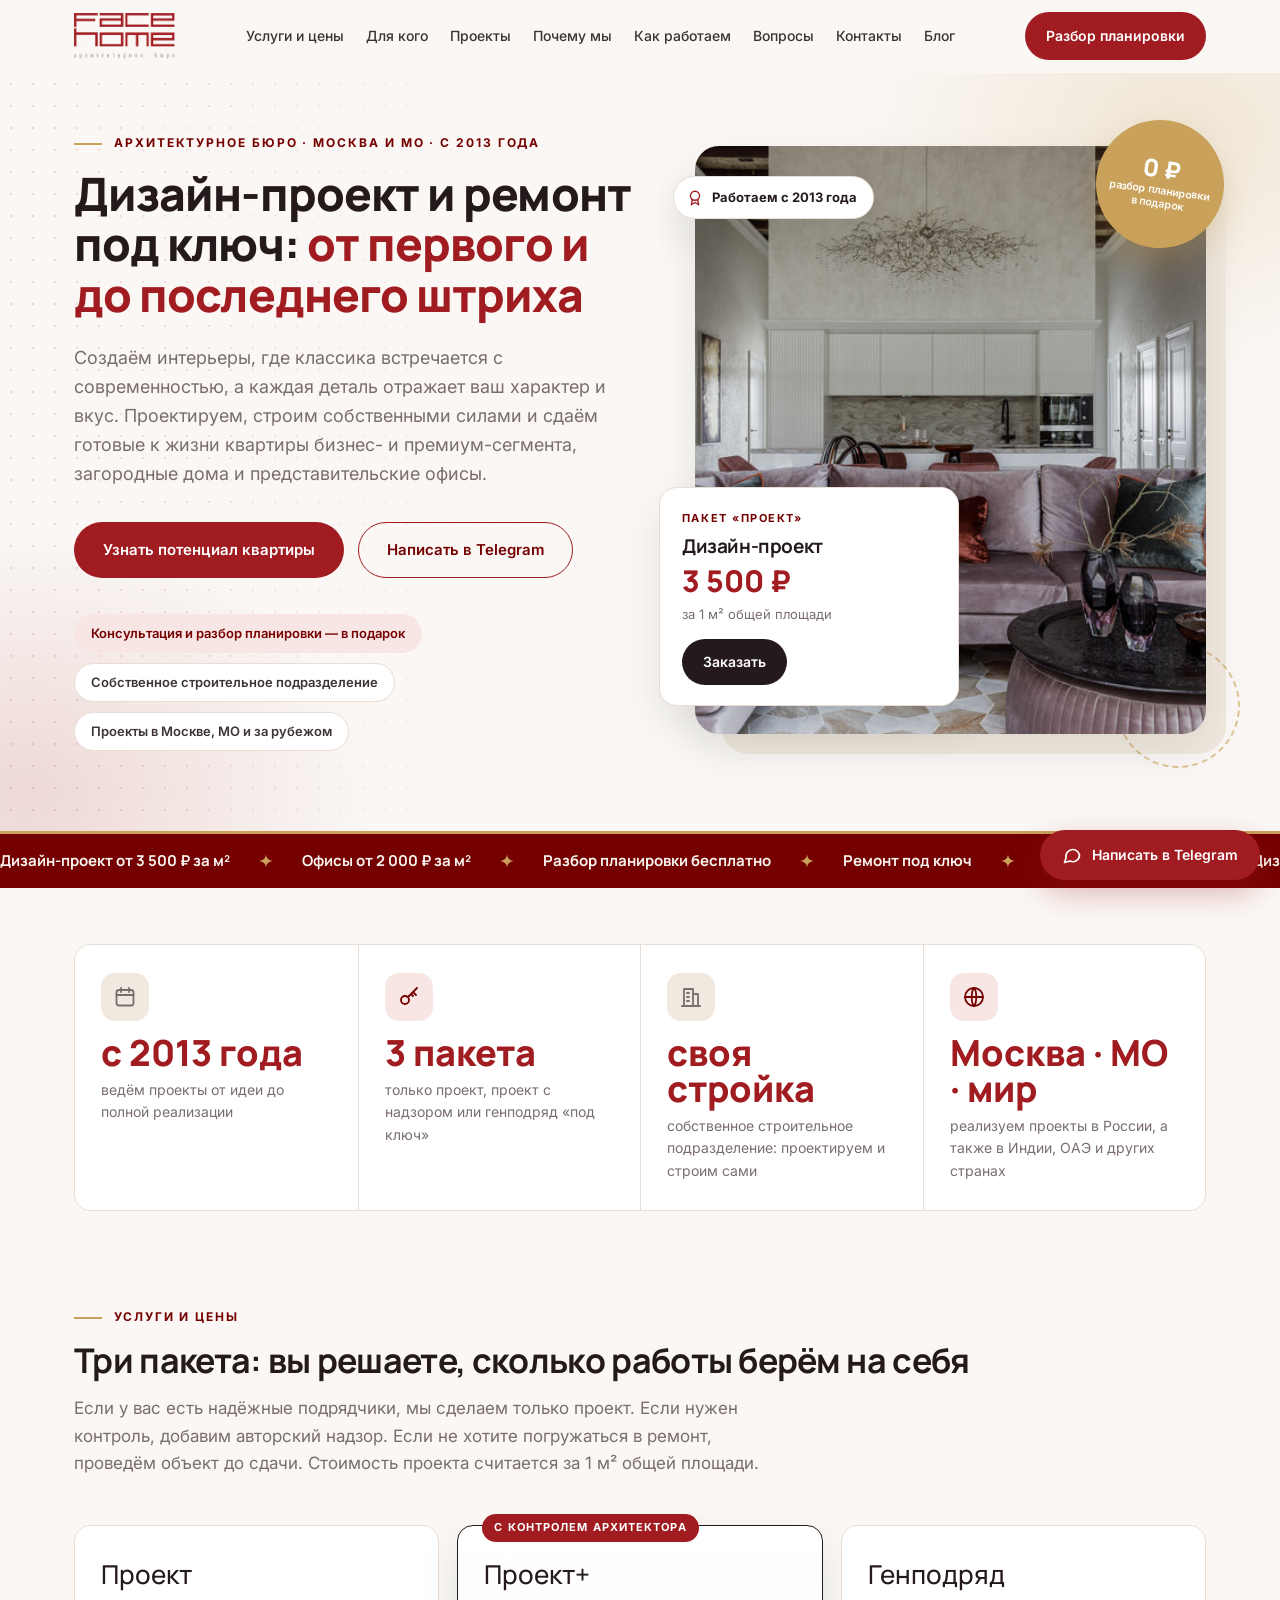
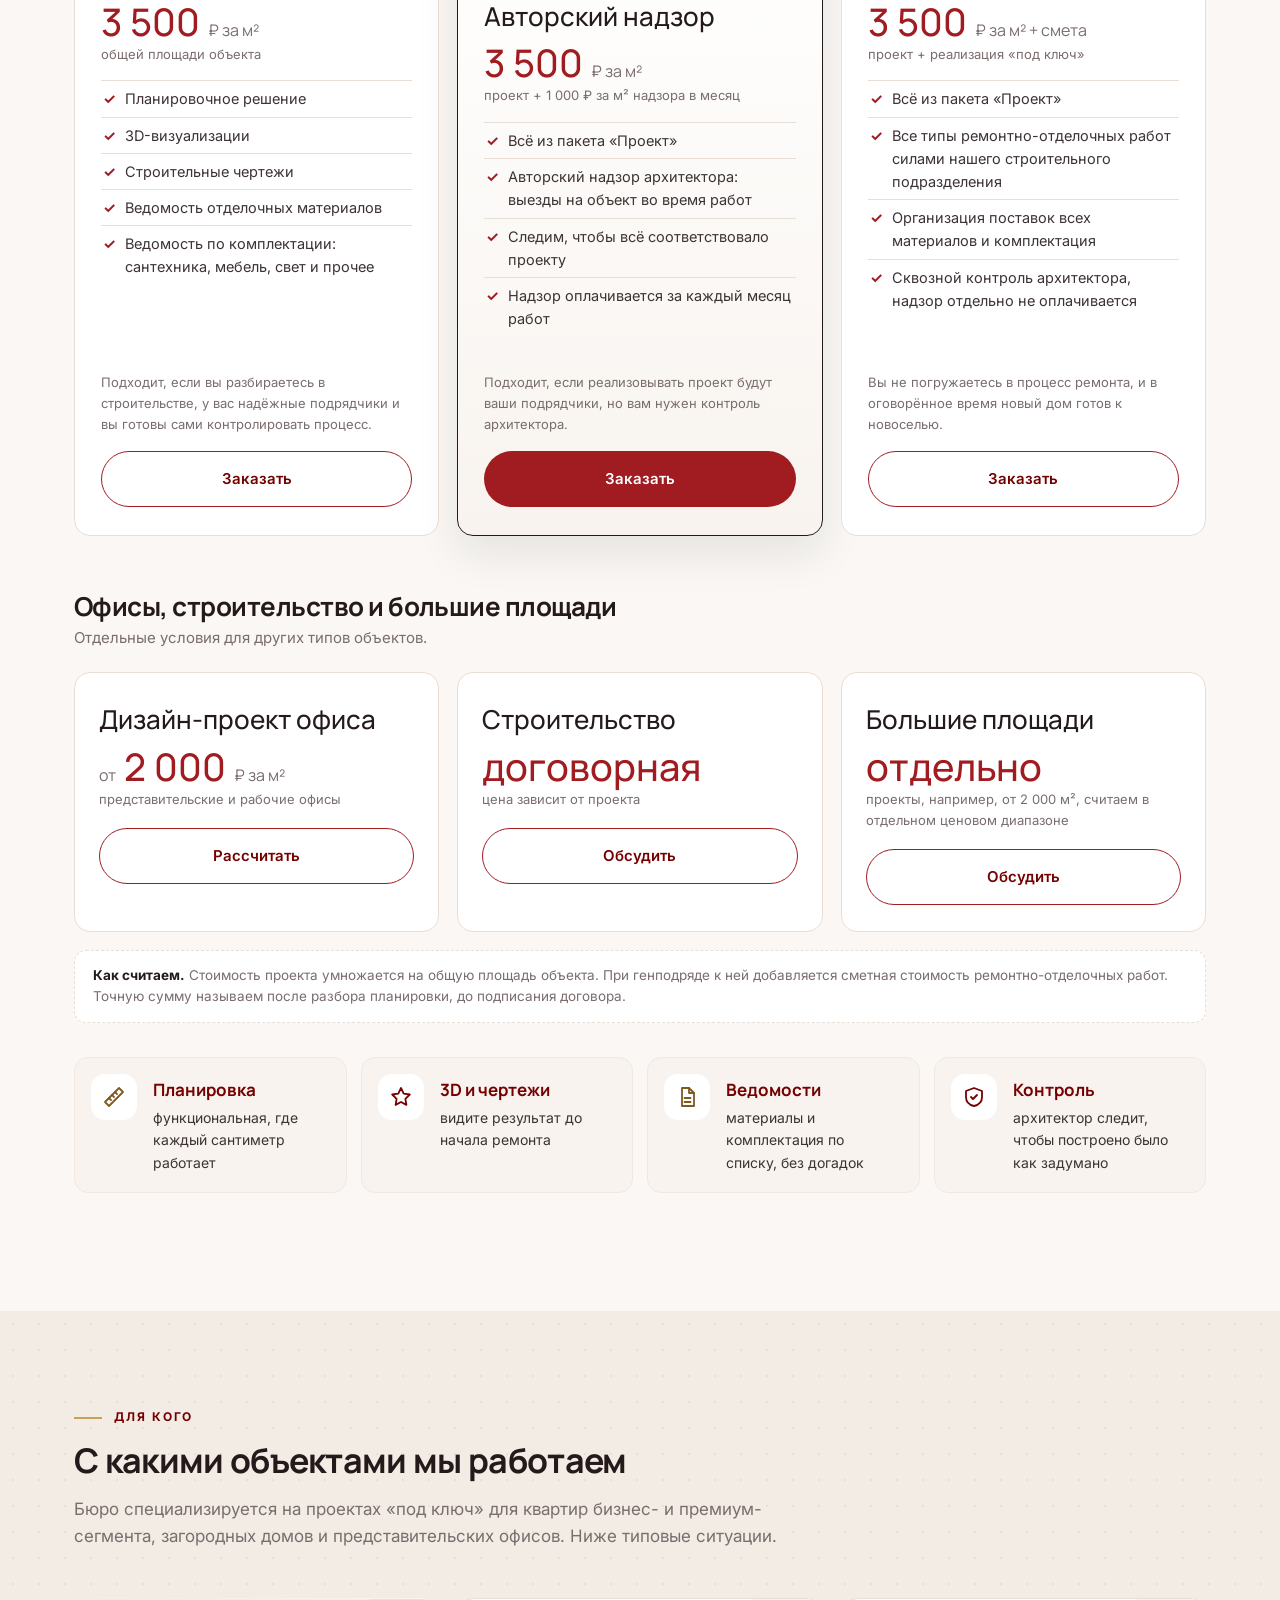
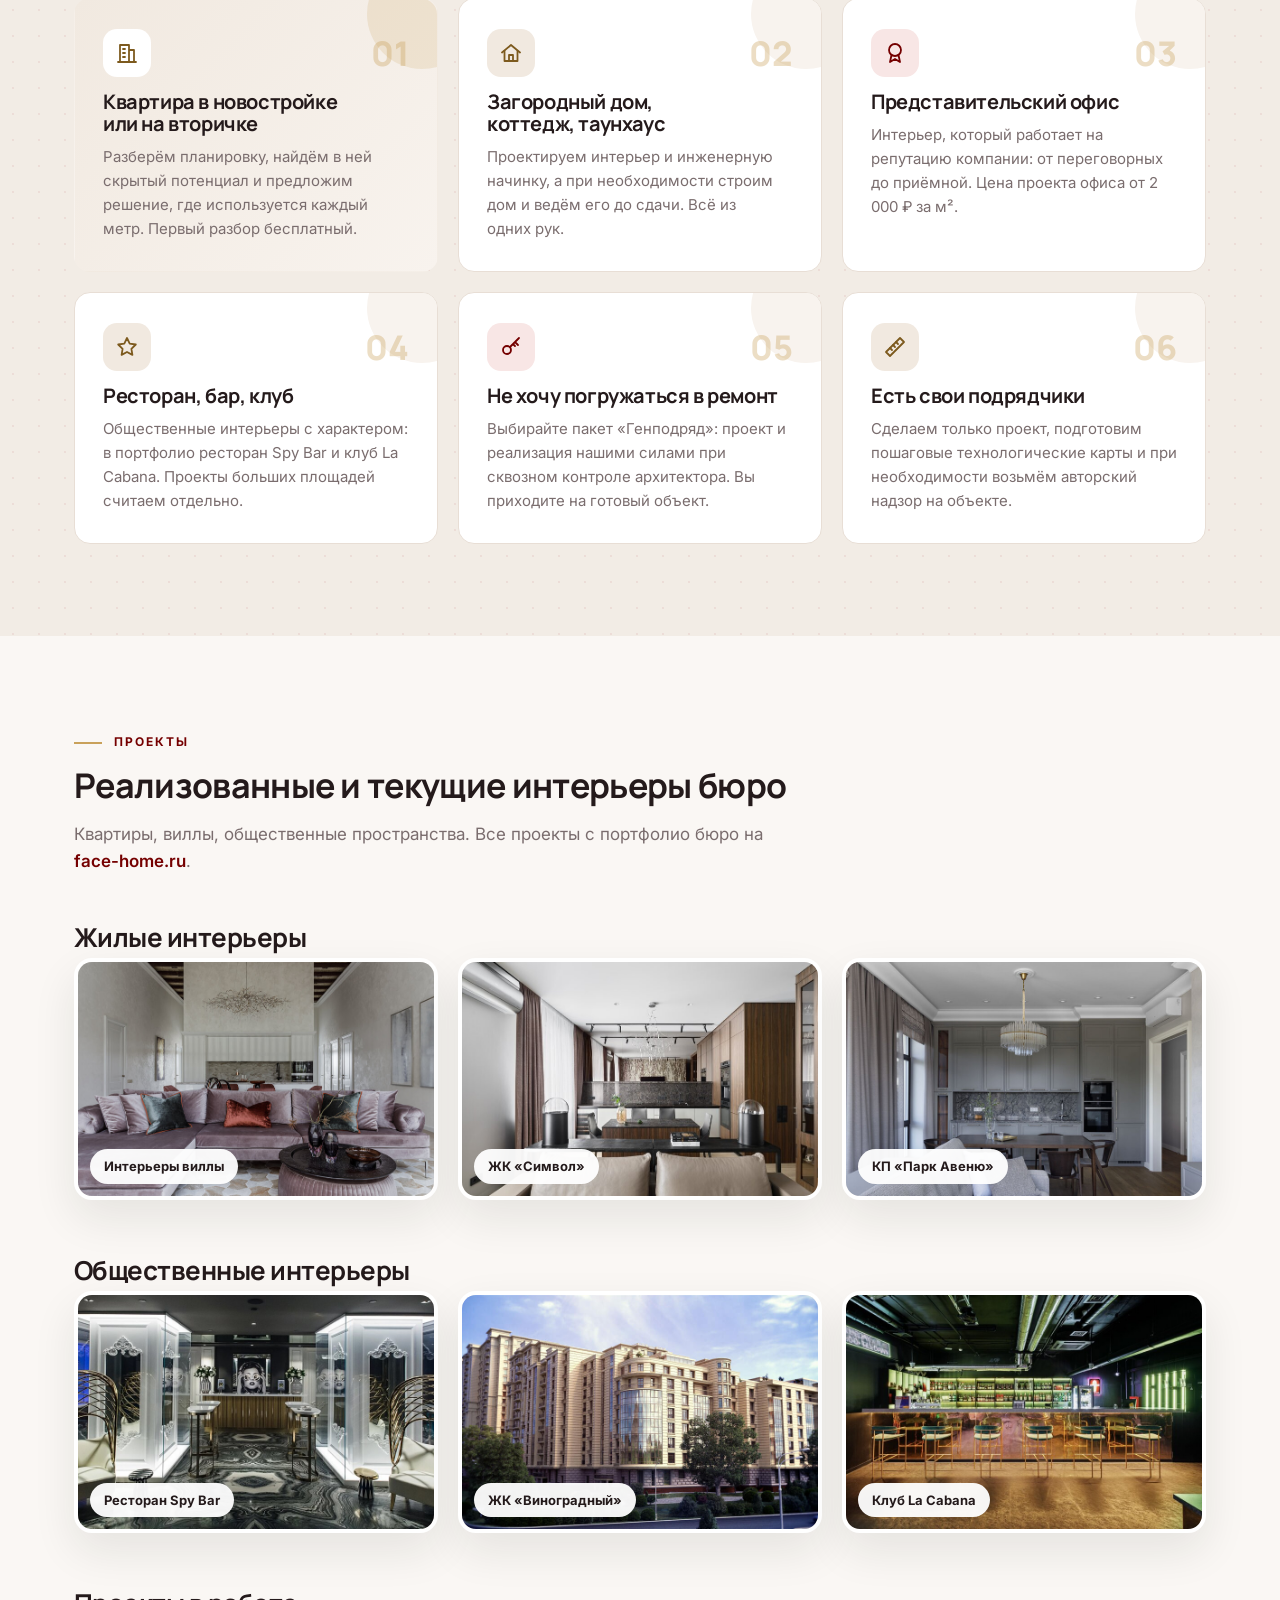
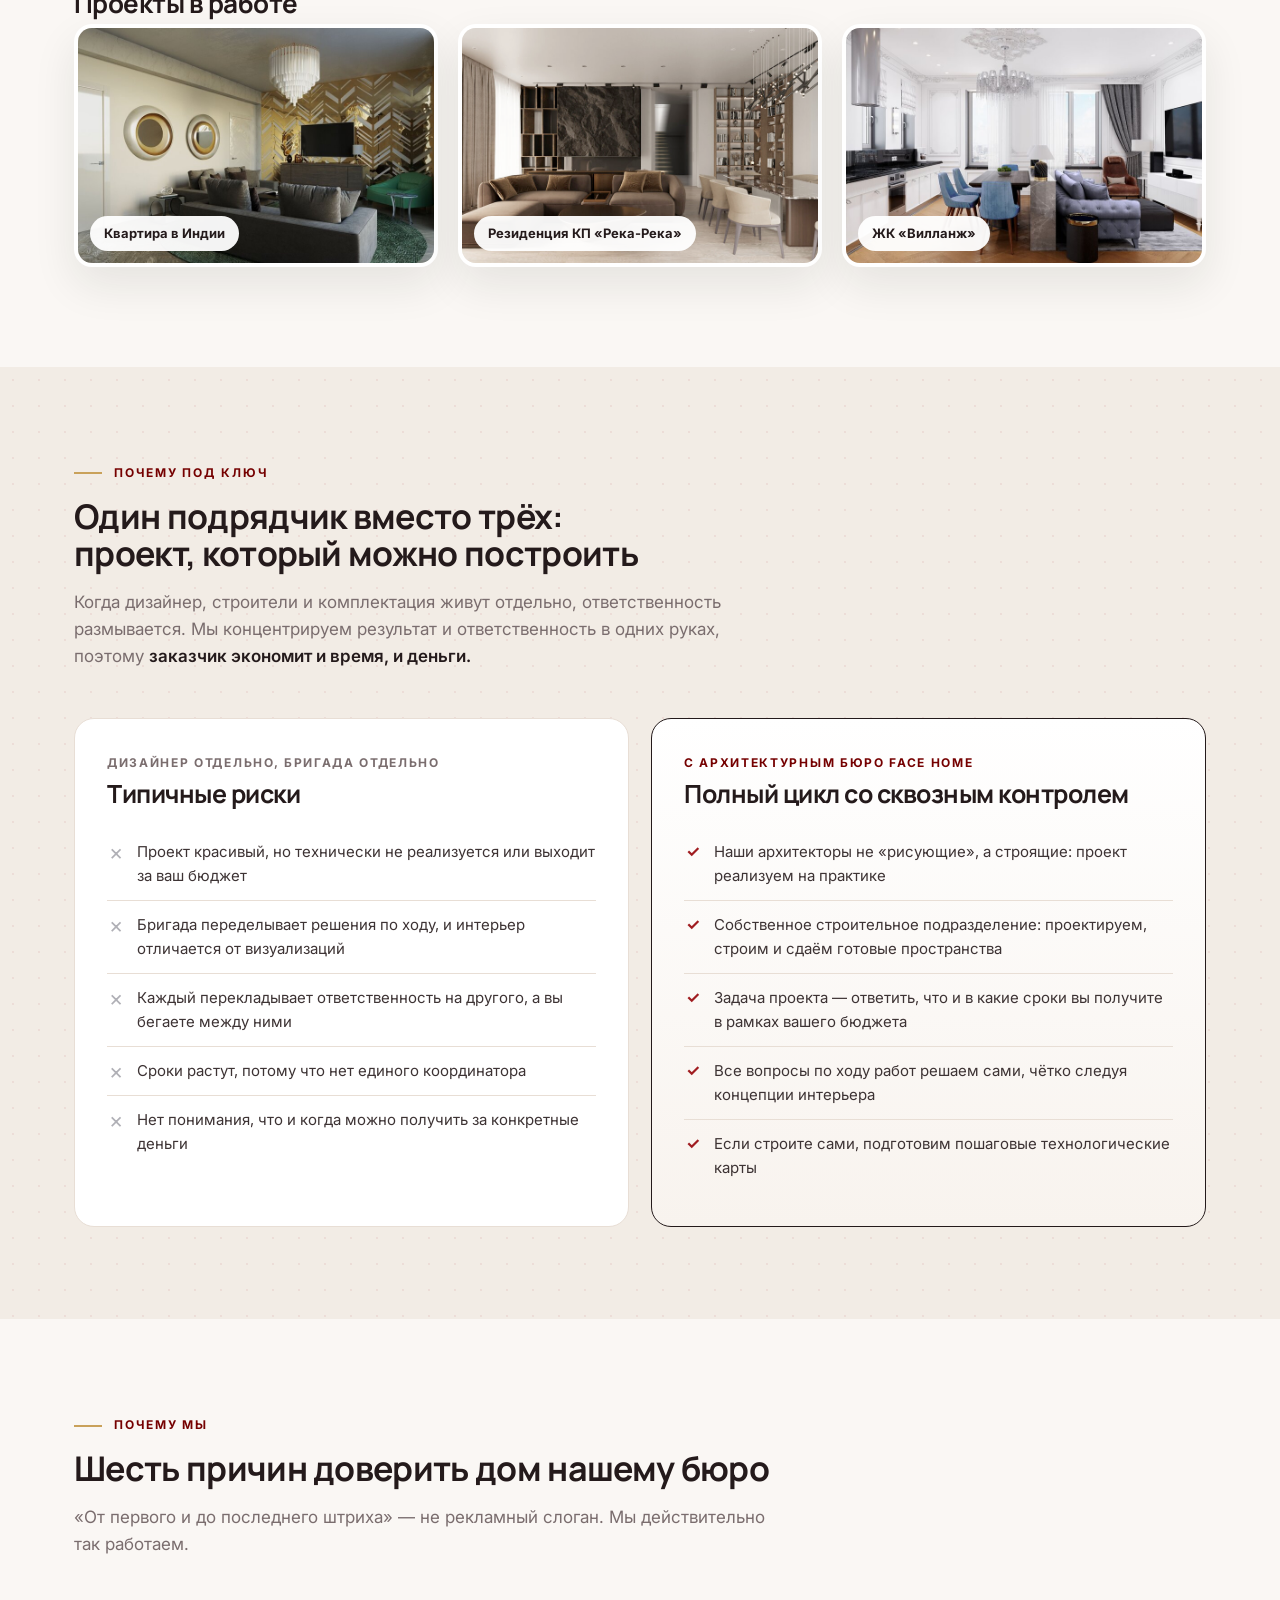
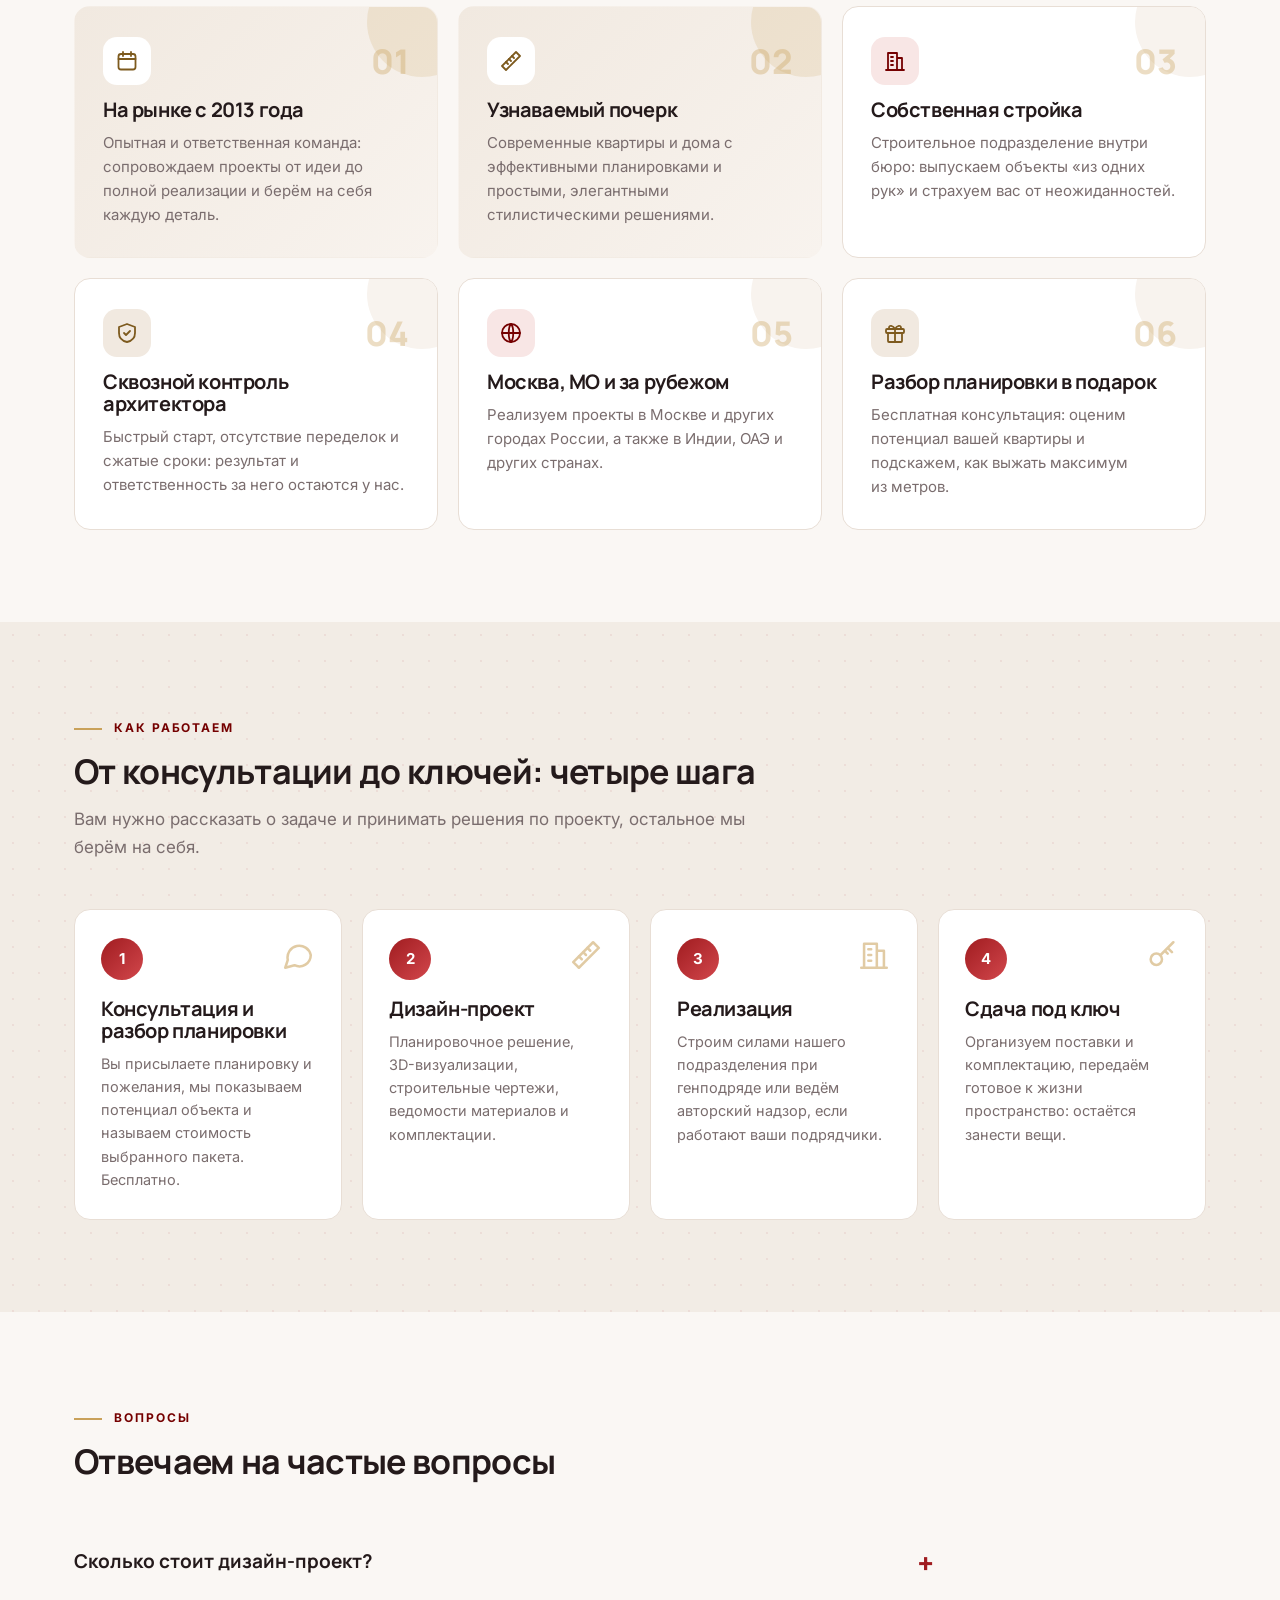
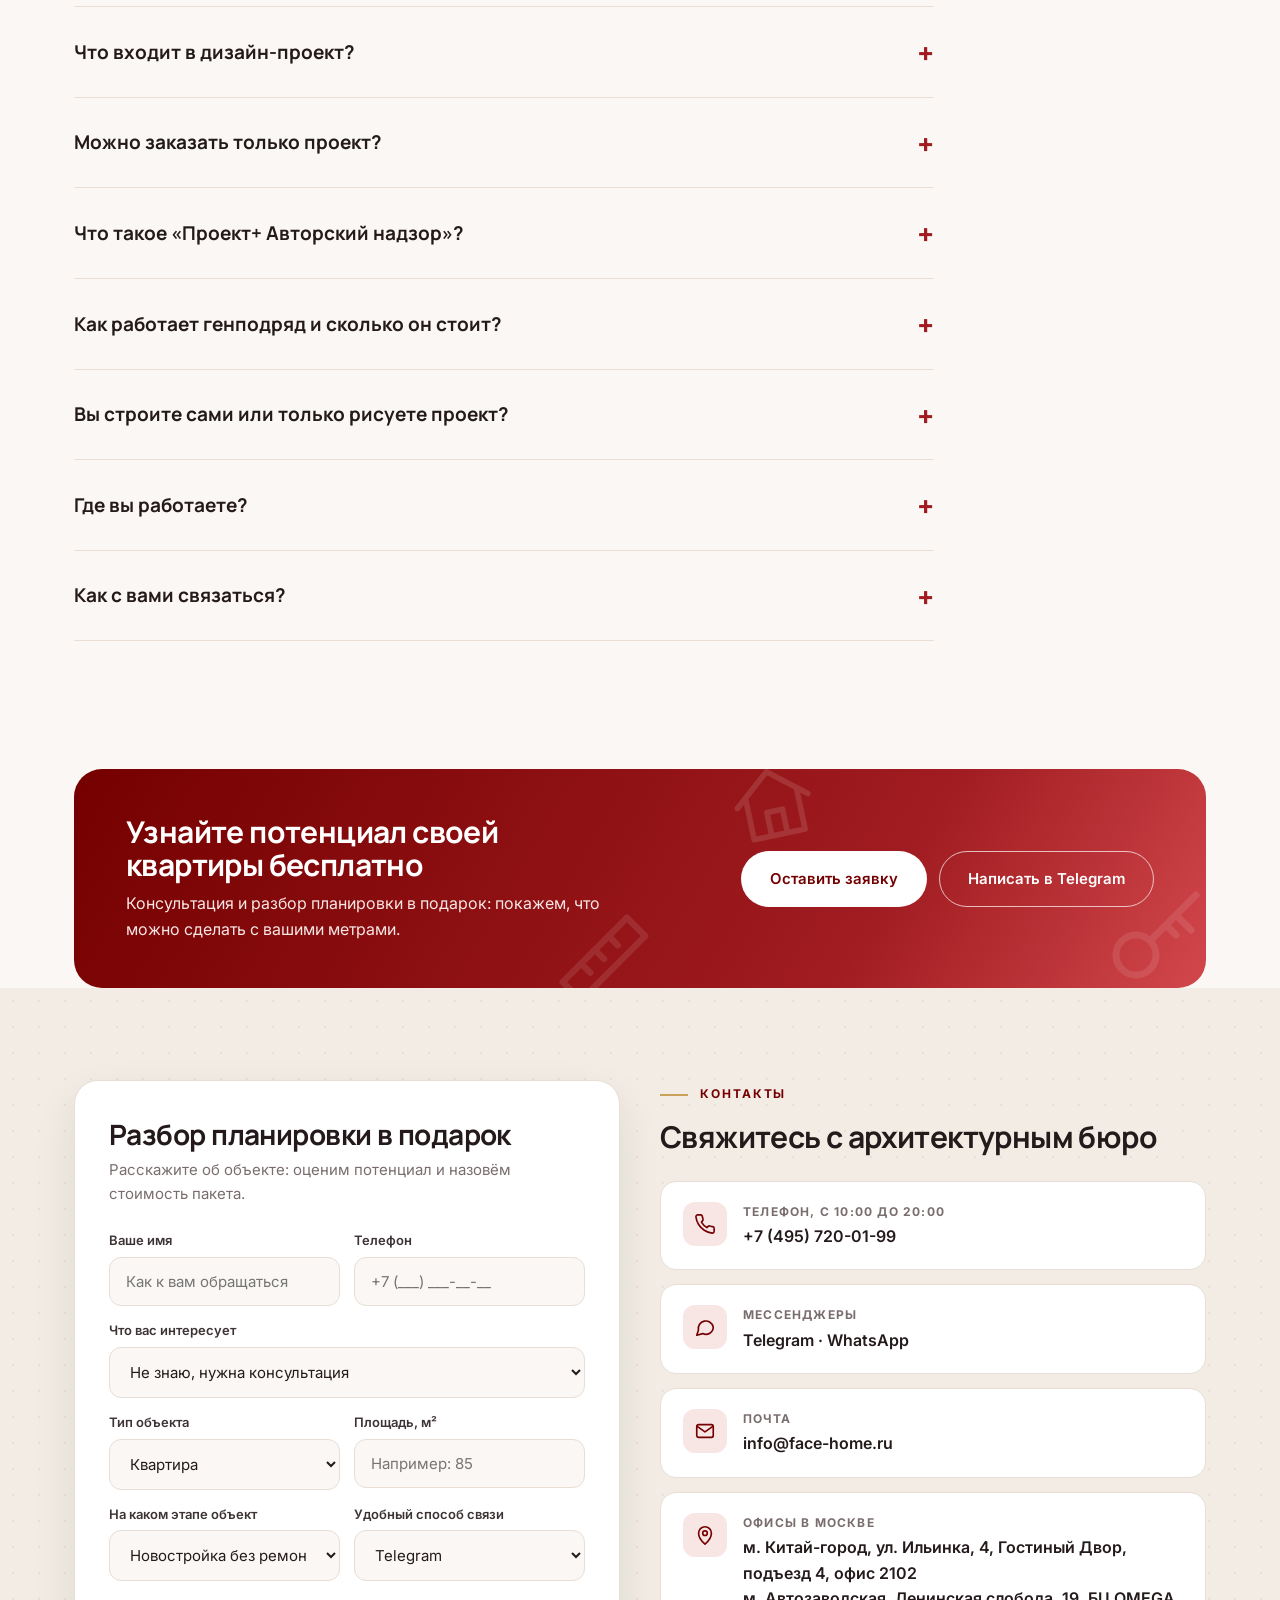
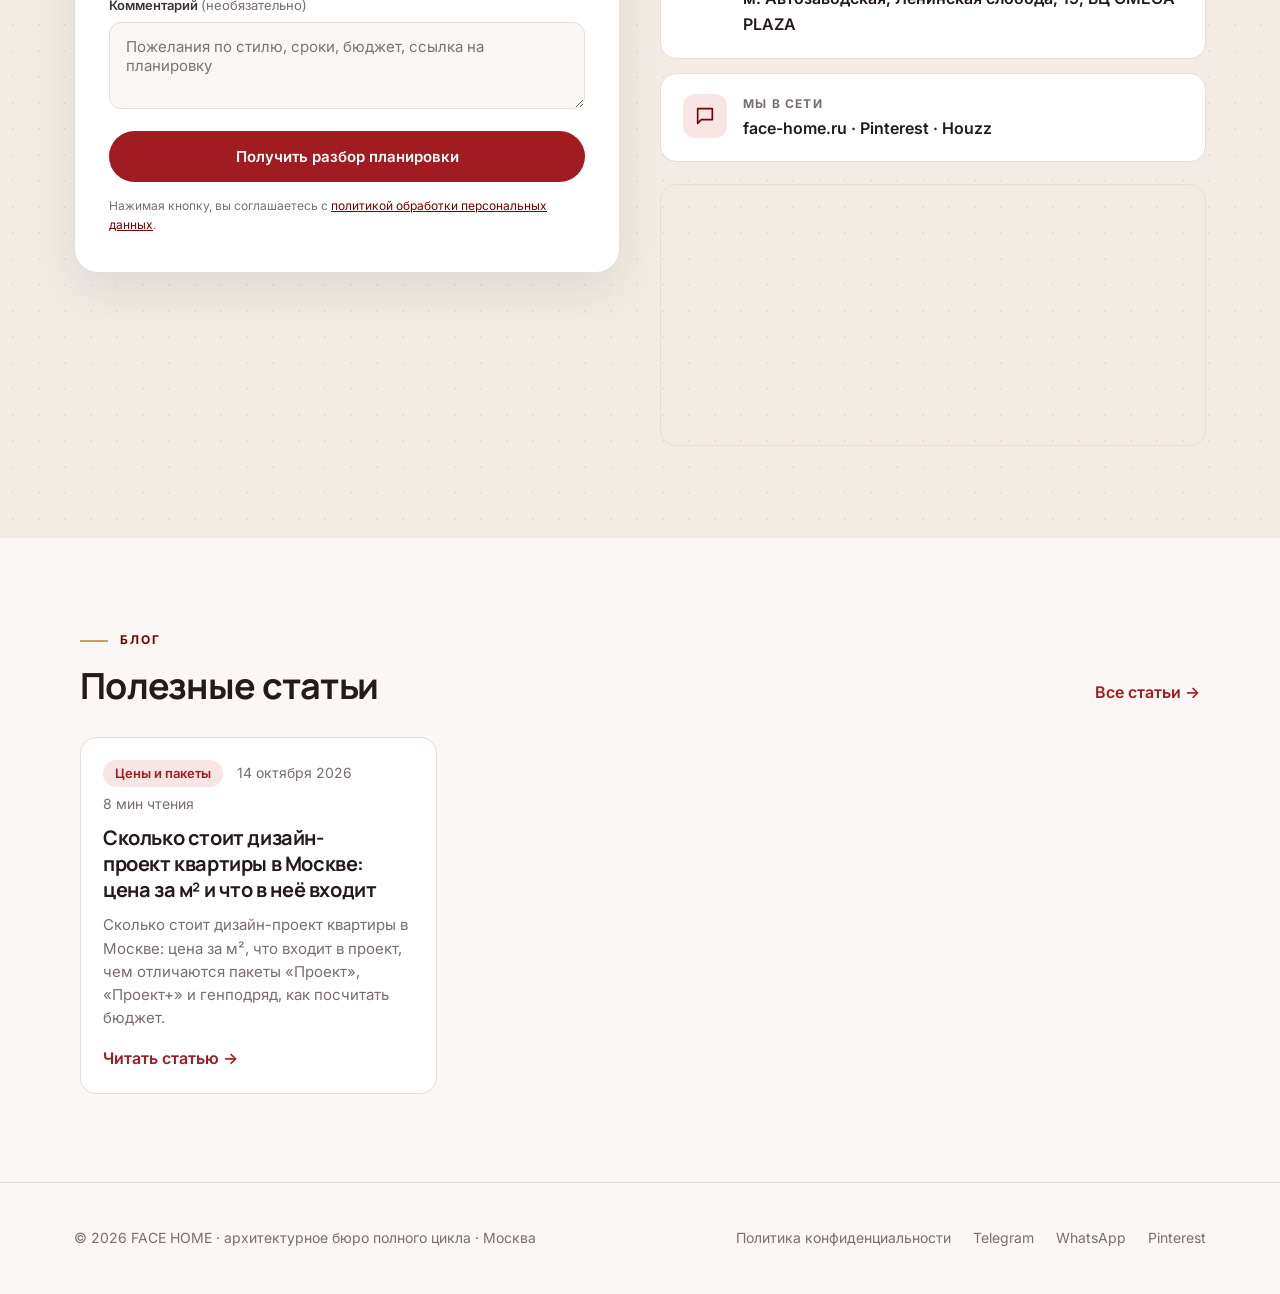
<file: index.html>
<!DOCTYPE html>
<html lang="ru">
<head>
<meta charset="UTF-8">
<meta name="viewport" content="width=device-width, initial-scale=1.0">
<meta name="robots" content="noindex, nofollow">
<title>Дизайн-проект и ремонт под ключ в Москве: архитектурное бюро FACE HOME</title>
<meta name="description" content="FACE HOME: архитектурное бюро полного цикла с собственным строительным подразделением. Дизайн-проект квартир, домов и офисов от 3 500 ₽ за м², ремонт под ключ, авторский надзор. Москва и МО, с 2013 года. Разбор планировки бесплатно.">
<link rel="icon" href="img/favicon.svg" type="image/svg+xml">
<link rel="preconnect" href="https://fonts.googleapis.com">
<link rel="preconnect" href="https://fonts.gstatic.com" crossorigin>
<link href="https://fonts.googleapis.com/css2?family=Manrope:wght@500;600;700;800&family=Inter:wght@400;500;600;700&display=swap" rel="stylesheet">
<link rel="stylesheet" href="styles.css">
<link rel="stylesheet" href="blog/blog.css">
<link rel="alternate" type="application/rss+xml" title="Блог" href="feed.xml">
</head>
<body>
<svg width="0" height="0" style="position:absolute" aria-hidden="true"><defs>
<symbol id="i-shield" viewBox="0 0 24 24"><path d="M12 3l8 3v6c0 5-3.5 8-8 9-4.5-1-8-4-8-9V6z"/><path d="m9 12 2 2 4-4"/></symbol>
<symbol id="i-award" viewBox="0 0 24 24"><circle cx="12" cy="9" r="6"/><path d="m8.5 14-1.5 7 5-3 5 3-1.5-7"/></symbol>
<symbol id="i-gift" viewBox="0 0 24 24"><rect x="3" y="8" width="18" height="4" rx="1"/><path d="M12 8v13M5 12v8a1 1 0 0 0 1 1h12a1 1 0 0 0 1-1v-8"/><path d="M12 8c-2-4-6-4-6-1.5S10 8 12 8zm0 0c2-4 6-4 6-1.5S14 8 12 8z"/></symbol>
<symbol id="i-clock" viewBox="0 0 24 24"><circle cx="12" cy="12" r="9"/><path d="M12 7v5l3 2"/></symbol>
<symbol id="i-check" viewBox="0 0 24 24"><path d="m5 12 5 5 9-10"/></symbol>
<symbol id="i-chat" viewBox="0 0 24 24"><path d="M21 12a8 8 0 0 1-11.5 7.2L3 21l1.8-5.5A8 8 0 1 1 21 12z"/></symbol>
<symbol id="i-pin" viewBox="0 0 24 24"><path d="M12 22s7-6.2 7-12a7 7 0 1 0-14 0c0 5.800 7 12 7 12z"/><circle cx="12" cy="10" r="2.500"/></symbol>
<symbol id="i-cal" viewBox="0 0 24 24"><rect x="3.500" y="5" width="17" height="15.500" rx="2.500"/><path d="M3.500 10h17M8 3v4M16 3v4"/></symbol>
<symbol id="i-doc" viewBox="0 0 24 24"><path d="M7 3h7l5 5v13H7z"/><path d="M14 3v5h5M9.500 13h6M9.500 17h6"/></symbol>
<symbol id="i-percent" viewBox="0 0 24 24"><path d="M19 5 5 19"/><circle cx="7" cy="7" r="2.200"/><circle cx="17" cy="17" r="2.200"/></symbol>
<symbol id="i-scale" viewBox="0 0 24 24"><path d="M12 3v18M7 21h10M5 7h14"/><path d="m5 7-3 7a3 3 0 0 0 6 0zM19 7l-3 7a3 3 0 0 0 6 0z"/></symbol>
<symbol id="i-mail" viewBox="0 0 24 24"><rect x="3" y="5" width="18" height="14" rx="2"/><path d="m3.500 7 8.500 6 8.500-6"/></symbol>
<symbol id="i-star" viewBox="0 0 24 24"><path d="m12 3 2.700 5.600 6.100.9-4.400 4.300 1 6.100L12 17l-5.400 2.900 1-6.100L3.200 9.500l6.100-.9z"/></symbol>
<symbol id="i-spark" viewBox="0 0 24 24"><path d="M12 2c.6 5 2.400 8.400 10 10-7.600 1.600-9.400 5-10 10-.6-5-2.400-8.400-10-10 7.600-1.600 9.400-5 10-10z" fill="currentColor" stroke="none"/></symbol>
<symbol id="i-home" viewBox="0 0 24 24"><path d="M3 11.500 12 4l9 7.500"/><path d="M5.500 10v10h13V10M10 20v-6h4v6"/></symbol>
<symbol id="i-building" viewBox="0 0 24 24"><path d="M5 21V4h9v17M14 9h5v12M3 21h18M8 8h2M8 12h2M8 16h2"/></symbol>
<symbol id="i-ruler" viewBox="0 0 24 24"><path d="M3 17 17 3l4 4L7 21z"/><path d="m7 13 2 2M10 10l2 2M13 7l2 2"/></symbol>
<symbol id="i-key" viewBox="0 0 24 24"><circle cx="8" cy="15" r="4"/><path d="m11 12 9-9M16 7l3 3M14 9l2 2"/></symbol>
<symbol id="i-globe" viewBox="0 0 24 24"><circle cx="12" cy="12" r="9"/><path d="M3 12h18M12 3c3 3 3 15 0 18M12 3c-3 3-3 15 0 18"/></symbol>
</defs></svg>

<header class="header" id="header">
  <div class="header__inner">
    <a href="#top" class="logo logo--img" aria-label="FACE HOME — архитектурное бюро полного цикла">
      <img src="img/logo.png" alt="FACE HOME архитектурное бюро" width="120" height="56">
    </a>
    <nav class="nav" id="nav">
      <a href="#prices">Услуги и цены</a>
      <a href="#which">Для кого</a>
      <a href="#portfolio">Проекты</a>
      <a href="#how">Почему мы</a>
      <a href="#process">Как работаем</a>
      <a href="#faq">Вопросы</a>
      <a href="#contact">Контакты</a>
    <!-- BLOGNAV:START --><a href="blog/">Блог</a><!-- BLOGNAV:END --></nav>
    <div class="header__right">
      <a href="tel:+74957200199" class="header__phone">+7 495 720-01-99</a>
      <a href="#contact" class="btn btn--primary">Разбор планировки</a>
      <button class="burger" id="burger" aria-label="Меню"><span></span></button>
    </div>
  </div>
</header>

<main id="top">

<!-- HERO -->
<section class="hero">
  <div class="container hero__grid">
    <div>
      <p class="section-tag">Архитектурное бюро · Москва и МО · с 2013 года</p>
      <h1>Дизайн-проект и ремонт под ключ: <em>от первого и до последнего штриха</em></h1>
      <p class="hero__lead">Создаём интерьеры, где классика встречается с современностью, а каждая деталь отражает ваш характер и вкус. Проектируем, строим собственными силами и сдаём готовые к жизни квартиры бизнес- и премиум-сегмента, загородные дома и представительские офисы.</p>
      <div class="hero__cta">
        <a href="#contact" class="btn btn--primary">Узнать потенциал квартиры</a>
        <a href="https://t.me/Gleb_Polonsky" target="_blank" rel="noopener" class="btn btn--outline">Написать в Telegram</a>
      </div>
      <div class="hero__chips">
        <span class="chip chip--gift">Консультация и разбор планировки — в подарок</span>
        <span class="chip">Собственное строительное подразделение</span>
        <span class="chip">Проекты в Москве, МО и за рубежом</span>
      </div>
    </div>
    <div class="hero__visual">
      <div class="hero__photo">
        <img src="img/p-villa.jpg" alt="Интерьер гостиной виллы от архитектурного бюро FACE HOME" fetchpriority="high">
      </div>
      <div class="sticker sticker--round"><b>0 ₽</b><span>разбор планировки в подарок</span></div>
      <div class="sticker sticker--tag"><svg class="ic"><use href="#i-award"/></svg>Работаем с 2013 года</div>
      <aside class="hero__card">
        <p class="hero__card-tag">Пакет «Проект»</p>
        <h3>Дизайн-проект</h3>
        <p class="hero__card-price"><b>3 500 ₽</b> <span>за 1 м² общей площади</span></p>
        <a href="#contact" data-package="Пакет «Проект» — 3 500 ₽ за м²" class="btn btn--dark">Заказать</a>
      </aside>
    </div>
  </div>
</section>

<div class="ticker" aria-hidden="true"><div class="ticker__track"><span>Дизайн-проект от 3 500 ₽ за м²</span><svg class="ic"><use href="#i-spark"/></svg><span>Офисы от 2 000 ₽ за м²</span><svg class="ic"><use href="#i-spark"/></svg><span>Разбор планировки бесплатно</span><svg class="ic"><use href="#i-spark"/></svg><span>Ремонт под ключ</span><svg class="ic"><use href="#i-spark"/></svg><span>Авторский надзор</span><svg class="ic"><use href="#i-spark"/></svg><span>Дизайн-проект от 3 500 ₽ за м²</span><svg class="ic"><use href="#i-spark"/></svg><span>Офисы от 2 000 ₽ за м²</span><svg class="ic"><use href="#i-spark"/></svg><span>Разбор планировки бесплатно</span><svg class="ic"><use href="#i-spark"/></svg><span>Ремонт под ключ</span><svg class="ic"><use href="#i-spark"/></svg><span>Авторский надзор</span><svg class="ic"><use href="#i-spark"/></svg></div></div>

<!-- STATS -->
<section class="stats">
  <div class="container">
    <div class="stats__row">
      <div class="stat"><span class="ico"><svg class="ic"><use href="#i-cal"/></svg></span><b>с 2013 года</b><span>ведём проекты от идеи до полной реализации</span></div>
      <div class="stat"><span class="ico"><svg class="ic"><use href="#i-key"/></svg></span><b>3 пакета</b><span>только проект, проект с надзором или генподряд «под ключ»</span></div>
      <div class="stat"><span class="ico"><svg class="ic"><use href="#i-building"/></svg></span><b>своя стройка</b><span>собственное строительное подразделение: проектируем и строим сами</span></div>
      <div class="stat"><span class="ico"><svg class="ic"><use href="#i-globe"/></svg></span><b>Москва · МО · мир</b><span>реализуем проекты в России, а также в Индии, ОАЭ и других странах</span></div>
    </div>
  </div>
</section>

<!-- PRICES -->
<section id="prices">
  <div class="container">
    <p class="section-tag">Услуги и цены</p>
    <h2 class="section-title">Три пакета: вы решаете, сколько работы берём на себя</h2>
    <p class="section-lead">Если у вас есть надёжные подрядчики, мы сделаем только проект. Если нужен контроль, добавим авторский надзор. Если не хотите погружаться в ремонт, проведём объект до сдачи. Стоимость проекта считается за 1 м² общей площади.</p>

    <div class="tariffs">
      <article class="tariff">
        <p class="tariff__name">Проект</p>
        <p class="tariff__price">3 500 <small>₽ за м²</small></p>
        <p class="tariff__unit">общей площади объекта</p>
        <ul class="tariff__list">
          <li>Планировочное решение</li>
          <li>3D-визуализации</li>
          <li>Строительные чертежи</li>
          <li>Ведомость отделочных материалов</li>
          <li>Ведомость по комплектации: сантехника, мебель, свет и прочее</li>
        </ul>
        <p class="tariff__unit" style="margin-top:14px">Подходит, если вы разбираетесь в строительстве, у вас надёжные подрядчики и вы готовы сами контролировать процесс.</p>
        <a href="#contact" data-package="Пакет «Проект» — 3 500 ₽ за м²" class="btn btn--outline btn--block">Заказать</a>
      </article>
      <article class="tariff tariff--hit">
        <span class="tariff__badge">С контролем архитектора</span>
        <p class="tariff__name">Проект+ Авторский надзор</p>
        <p class="tariff__price">3 500 <small>₽ за м²</small></p>
        <p class="tariff__unit">проект + 1 000 ₽ за м² надзора в месяц</p>
        <ul class="tariff__list">
          <li>Всё из пакета «Проект»</li>
          <li>Авторский надзор архитектора: выезды на объект во время работ</li>
          <li>Следим, чтобы всё соответствовало проекту</li>
          <li>Надзор оплачивается за каждый месяц работ</li>
        </ul>
        <p class="tariff__unit" style="margin-top:14px">Подходит, если реализовывать проект будут ваши подрядчики, но вам нужен контроль архитектора.</p>
        <a href="#contact" data-package="Пакет «Проект+ Авторский надзор» — 3 500 ₽ за м² + 1 000 ₽ за м² надзора в месяц" class="btn btn--primary btn--block">Заказать</a>
      </article>
      <article class="tariff">
        <p class="tariff__name">Генподряд</p>
        <p class="tariff__price">3 500 <small>₽ за м² + смета</small></p>
        <p class="tariff__unit">проект + реализация «под ключ»</p>
        <ul class="tariff__list">
          <li>Всё из пакета «Проект»</li>
          <li>Все типы ремонтно-отделочных работ силами нашего строительного подразделения</li>
          <li>Организация поставок всех материалов и комплектация</li>
          <li>Сквозной контроль архитектора, надзор отдельно не оплачивается</li>
        </ul>
        <p class="tariff__unit" style="margin-top:14px">Вы не погружаетесь в процесс ремонта, и в оговорённое время новый дом готов к новоселью.</p>
        <a href="#contact" data-package="Пакет «Генподряд» — 3 500 ₽ за м² + смета работ" class="btn btn--outline btn--block">Заказать</a>
      </article>
    </div>

    <h3 class="subhead">Офисы, строительство и большие площади</h3>
    <p class="subhead__sub">Отдельные условия для других типов объектов.</p>
    <div class="tariffs tariffs--compact">
      <article class="tariff">
        <p class="tariff__name">Дизайн-проект офиса</p>
        <p class="tariff__price"><small>от</small> 2 000 <small>₽ за м²</small></p>
        <p class="tariff__unit">представительские и рабочие офисы</p>
        <a href="#contact" data-package="Дизайн-проект офиса — от 2 000 ₽ за м²" class="btn btn--outline btn--block">Рассчитать</a>
      </article>
      <article class="tariff">
        <p class="tariff__name">Строительство</p>
        <p class="tariff__price">договорная</p>
        <p class="tariff__unit">цена зависит от проекта</p>
        <a href="#contact" data-package="Строительство — цена договорная" class="btn btn--outline btn--block">Обсудить</a>
      </article>
      <article class="tariff">
        <p class="tariff__name">Большие площади</p>
        <p class="tariff__price">отдельно</p>
        <p class="tariff__unit">проекты, например, от 2 000 м², считаем в отдельном ценовом диапазоне</p>
        <a href="#contact" data-package="Проект большой площади (от 2 000 м²) — отдельный расчёт" class="btn btn--outline btn--block">Обсудить</a>
      </article>
    </div>
    <p class="price-note"><b>Как считаем.</b> Стоимость проекта умножается на общую площадь объекта. При генподряде к ней добавляется сметная стоимость ремонтно-отделочных работ. Точную сумму называем после разбора планировки, до подписания договора.</p>

    <div class="included" style="margin-top:34px">
      <div><span class="ico"><svg class="ic"><use href="#i-ruler"/></svg></span><b>Планировка</b>функциональная, где каждый сантиметр работает</div>
      <div><span class="ico"><svg class="ic"><use href="#i-star"/></svg></span><b>3D и чертежи</b>видите результат до начала ремонта</div>
      <div><span class="ico"><svg class="ic"><use href="#i-doc"/></svg></span><b>Ведомости</b>материалы и комплектация по списку, без догадок</div>
      <div><span class="ico"><svg class="ic"><use href="#i-shield"/></svg></span><b>Контроль</b>архитектор следит, чтобы построено было как задумано</div>
    </div>
  </div>
</section>

<!-- WHICH -->
<section id="which" class="alt">
  <div class="container">
    <p class="section-tag">Для кого</p>
    <h2 class="section-title">С какими объектами мы работаем</h2>
    <p class="section-lead">Бюро специализируется на проектах «под ключ» для квартир бизнес- и премиум-сегмента, загородных домов и представительских офисов. Ниже типовые ситуации.</p>
    <div class="offer-grid">
      <div class="offer-card offer-card--gift">
        <div class="offer-card__top"><span class="ico"><svg class="ic"><use href="#i-building"/></svg></span><div class="offer-card__num">01</div></div>
        <h3>Квартира в новостройке или на вторичке</h3>
        <p>Разберём планировку, найдём в ней скрытый потенциал и предложим решение, где используется каждый метр. Первый разбор бесплатный.</p>
      </div>
      <div class="offer-card">
        <div class="offer-card__top"><span class="ico"><svg class="ic"><use href="#i-home"/></svg></span><div class="offer-card__num">02</div></div>
        <h3>Загородный дом, коттедж, таунхаус</h3>
        <p>Проектируем интерьер и инженерную начинку, а при необходимости строим дом и ведём его до сдачи. Всё из одних рук.</p>
      </div>
      <div class="offer-card">
        <div class="offer-card__top"><span class="ico"><svg class="ic"><use href="#i-award"/></svg></span><div class="offer-card__num">03</div></div>
        <h3>Представительский офис</h3>
        <p>Интерьер, который работает на репутацию компании: от переговорных до приёмной. Цена проекта офиса от 2 000 ₽ за м².</p>
      </div>
      <div class="offer-card">
        <div class="offer-card__top"><span class="ico"><svg class="ic"><use href="#i-star"/></svg></span><div class="offer-card__num">04</div></div>
        <h3>Ресторан, бар, клуб</h3>
        <p>Общественные интерьеры с характером: в портфолио ресторан Spy Bar и клуб La Cabana. Проекты больших площадей считаем отдельно.</p>
      </div>
      <div class="offer-card">
        <div class="offer-card__top"><span class="ico"><svg class="ic"><use href="#i-key"/></svg></span><div class="offer-card__num">05</div></div>
        <h3>Не хочу погружаться в ремонт</h3>
        <p>Выбирайте пакет «Генподряд»: проект и реализация нашими силами при сквозном контроле архитектора. Вы приходите на готовый объект.</p>
      </div>
      <div class="offer-card">
        <div class="offer-card__top"><span class="ico"><svg class="ic"><use href="#i-ruler"/></svg></span><div class="offer-card__num">06</div></div>
        <h3>Есть свои подрядчики</h3>
        <p>Сделаем только проект, подготовим пошаговые технологические карты и при необходимости возьмём авторский надзор на объекте.</p>
      </div>
    </div>
  </div>
</section>

<!-- PORTFOLIO -->
<section id="portfolio">
  <div class="container">
    <p class="section-tag">Проекты</p>
    <h2 class="section-title">Реализованные и текущие интерьеры бюро</h2>
    <p class="section-lead">Квартиры, виллы, общественные пространства. Все проекты с портфолио бюро на <a href="https://face-home.ru/portfolio" target="_blank" rel="noopener" style="color:var(--clr-accent-dark);font-weight:600">face-home.ru</a>.</p>

    <h3 class="subhead" style="margin-top:0">Жилые интерьеры</h3>
    <div class="pf-grid">
      <figure><img src="img/p-villa.jpg" alt="Интерьеры виллы" loading="lazy"><figcaption>Интерьеры виллы</figcaption></figure>
      <figure><img src="img/p-simvol.jpg" alt="ЖК «Символ»" loading="lazy"><figcaption>ЖК «Символ»</figcaption></figure>
      <figure><img src="img/p-park.jpg" alt="КП «Парк Авеню»" loading="lazy"><figcaption>КП «Парк Авеню»</figcaption></figure>
    </div>

    <h3 class="subhead">Общественные интерьеры</h3>
    <div class="pf-grid">
      <figure><img src="img/p-spybar.jpg" alt="Ресторан Spy Bar" loading="lazy"><figcaption>Ресторан Spy Bar</figcaption></figure>
      <figure><img src="img/p-vinograd.jpg" alt="ЖК «Виноградный»" loading="lazy"><figcaption>ЖК «Виноградный»</figcaption></figure>
      <figure><img src="img/p-cabana.jpg" alt="Клуб La Cabana" loading="lazy"><figcaption>Клуб La Cabana</figcaption></figure>
    </div>

    <h3 class="subhead">Проекты в работе</h3>
    <div class="pf-grid">
      <figure><img src="img/p-india.jpg" alt="Квартира в Индии" loading="lazy"><figcaption>Квартира в Индии</figcaption></figure>
      <figure><img src="img/p-reka.jpg" alt="Резиденция КП «Река-Река»" loading="lazy"><figcaption>Резиденция КП «Река-Река»</figcaption></figure>
      <figure><img src="img/p-villanzh.jpg" alt="ЖК «Вилланж»" loading="lazy"><figcaption>ЖК «Вилланж»</figcaption></figure>
    </div>
  </div>
</section>

<!-- WHY -->
<section id="why" class="alt">
  <div class="container">
    <p class="section-tag">Почему под ключ</p>
    <h2 class="section-title">Один подрядчик вместо трёх: проект, который можно построить</h2>
    <p class="section-lead">Когда дизайнер, строители и комплектация живут отдельно, ответственность размывается. Мы концентрируем результат и ответственность в одних руках, поэтому <b>заказчик экономит и время, и деньги.</b></p>
    <div class="versus">
      <div class="versus__col">
        <p class="versus__label">Дизайнер отдельно, бригада отдельно</p>
        <h3>Типичные риски</h3>
        <ul>
          <li>Проект красивый, но технически не реализуется или выходит за ваш бюджет</li>
          <li>Бригада переделывает решения по ходу, и интерьер отличается от визуализаций</li>
          <li>Каждый перекладывает ответственность на другого, а вы бегаете между ними</li>
          <li>Сроки растут, потому что нет единого координатора</li>
          <li>Нет понимания, что и когда можно получить за конкретные деньги</li>
        </ul>
      </div>
      <div class="versus__col versus__col--good">
        <p class="versus__label">С архитектурным бюро FACE HOME</p>
        <h3>Полный цикл со сквозным контролем</h3>
        <ul>
          <li>Наши архитекторы не «рисующие», а строящие: проект реализуем на практике</li>
          <li>Собственное строительное подразделение: проектируем, строим и сдаём готовые пространства</li>
          <li>Задача проекта — ответить, что и в какие сроки вы получите в рамках вашего бюджета</li>
          <li>Все вопросы по ходу работ решаем сами, чётко следуя концепции интерьера</li>
          <li>Если строите сами, подготовим пошаговые технологические карты</li>
        </ul>
      </div>
    </div>
  </div>
</section>

<!-- HOW -->
<section id="how">
  <div class="container">
    <p class="section-tag">Почему мы</p>
    <h2 class="section-title">Шесть причин доверить дом нашему бюро</h2>
    <p class="section-lead">«От первого и до последнего штриха» — не рекламный слоган. Мы действительно так работаем.</p>
    <div class="offer-grid">
      <div class="offer-card offer-card--gift">
        <div class="offer-card__top"><span class="ico"><svg class="ic"><use href="#i-cal"/></svg></span><div class="offer-card__num">01</div></div>
        <h3>На рынке с 2013 года</h3>
        <p>Опытная и ответственная команда: сопровождаем проекты от идеи до полной реализации и берём на себя каждую деталь.</p>
      </div>
      <div class="offer-card offer-card--gift">
        <div class="offer-card__top"><span class="ico"><svg class="ic"><use href="#i-ruler"/></svg></span><div class="offer-card__num">02</div></div>
        <h3>Узнаваемый почерк</h3>
        <p>Современные квартиры и дома с эффективными планировками и простыми, элегантными стилистическими решениями.</p>
      </div>
      <div class="offer-card">
        <div class="offer-card__top"><span class="ico"><svg class="ic"><use href="#i-building"/></svg></span><div class="offer-card__num">03</div></div>
        <h3>Собственная стройка</h3>
        <p>Строительное подразделение внутри бюро: выпускаем объекты «из одних рук» и страхуем вас от неожиданностей.</p>
      </div>
      <div class="offer-card">
        <div class="offer-card__top"><span class="ico"><svg class="ic"><use href="#i-shield"/></svg></span><div class="offer-card__num">04</div></div>
        <h3>Сквозной контроль архитектора</h3>
        <p>Быстрый старт, отсутствие переделок и сжатые сроки: результат и ответственность за него остаются у нас.</p>
      </div>
      <div class="offer-card">
        <div class="offer-card__top"><span class="ico"><svg class="ic"><use href="#i-globe"/></svg></span><div class="offer-card__num">05</div></div>
        <h3>Москва, МО и за рубежом</h3>
        <p>Реализуем проекты в Москве и других городах России, а также в Индии, ОАЭ и других странах.</p>
      </div>
      <div class="offer-card">
        <div class="offer-card__top"><span class="ico"><svg class="ic"><use href="#i-gift"/></svg></span><div class="offer-card__num">06</div></div>
        <h3>Разбор планировки в подарок</h3>
        <p>Бесплатная консультация: оценим потенциал вашей квартиры и подскажем, как выжать максимум из метров.</p>
      </div>
    </div>
  </div>
</section>

<!-- PROCESS -->
<section id="process" class="alt">
  <div class="container">
    <p class="section-tag">Как работаем</p>
    <h2 class="section-title">От консультации до ключей: четыре шага</h2>
    <p class="section-lead">Вам нужно рассказать о задаче и принимать решения по проекту, остальное мы берём на себя.</p>
    <div class="steps steps--4">
      <div class="step">
        <span class="step__n">1</span>
        <svg class="ic step__ic"><use href="#i-chat"/></svg>
        <h3>Консультация и разбор планировки</h3>
        <p>Вы присылаете планировку и пожелания, мы показываем потенциал объекта и называем стоимость выбранного пакета. Бесплатно.</p>
      </div>
      <div class="step">
        <span class="step__n">2</span>
        <svg class="ic step__ic"><use href="#i-ruler"/></svg>
        <h3>Дизайн-проект</h3>
        <p>Планировочное решение, 3D-визуализации, строительные чертежи, ведомости материалов и комплектации.</p>
      </div>
      <div class="step">
        <span class="step__n">3</span>
        <svg class="ic step__ic"><use href="#i-building"/></svg>
        <h3>Реализация</h3>
        <p>Строим силами нашего подразделения при генподряде или ведём авторский надзор, если работают ваши подрядчики.</p>
      </div>
      <div class="step">
        <span class="step__n">4</span>
        <svg class="ic step__ic"><use href="#i-key"/></svg>
        <h3>Сдача под ключ</h3>
        <p>Организуем поставки и комплектацию, передаём готовое к жизни пространство: остаётся занести вещи.</p>
      </div>
    </div>
  </div>
</section>

<!-- FAQ -->
<section id="faq">
  <div class="container">
    <p class="section-tag">Вопросы</p>
    <h2 class="section-title">Отвечаем на частые вопросы</h2>
    <div class="faq" style="margin-top:36px">
      <details class="faq__item">
        <summary>Сколько стоит дизайн-проект?</summary>
        <p>Пакет «Проект» для квартир и домов стоит 3 500 ₽ за 1 м² общей площади, для офисов цена от 2 000 ₽ за м². Стоимость умножается на площадь объекта. Проекты больших площадей, например от 2 000 м², рассматриваются в отдельном ценовом диапазоне. Точную сумму называем после разбора планировки.</p>
      </details>
      <details class="faq__item">
        <summary>Что входит в дизайн-проект?</summary>
        <p>Планировочное решение, 3D-визуализации, строительные чертежи, ведомость отделочных материалов и ведомость по комплектации (сантехника, мебель, свет и прочее). По этим документам можно строить силами любых подрядчиков.</p>
      </details>
      <details class="faq__item">
        <summary>Можно заказать только проект?</summary>
        <p>Да. Если вы разбираетесь в строительстве, у вас есть надёжные подрядчики и вы готовы сами контролировать процесс, мы разработаем только дизайн-проект. Для самостоятельной реализации подготовим пошаговую инструкцию в виде технологических карт.</p>
      </details>
      <details class="faq__item">
        <summary>Что такое «Проект+ Авторский надзор»?</summary>
        <p>Это проект плюс контроль архитектора во время работ ваших подрядчиков: выезды на объект и проверка, что всё соответствует проекту. Стоимость: 3 500 ₽ за м² за проект и 1 000 ₽ за м² в месяц за надзор: оплата идёт за каждый месяц работ.</p>
      </details>
      <details class="faq__item">
        <summary>Как работает генподряд и сколько он стоит?</summary>
        <p>Мы ведём объект до сдачи: проект, ремонтно-отделочные работы силами собственного строительного подразделения, организация поставок материалов и комплектация, авторский надзор. Стоимость: 3 500 ₽ за м² проекта плюс сметная стоимость работ. При генподряде надзор отдельно не оплачивается.</p>
      </details>
      <details class="faq__item">
        <summary>Вы строите сами или только рисуете проект?</summary>
        <p>У бюро есть собственное строительное подразделение, поэтому мы проектируем, строим и сдаём готовые пространства. Наши архитекторы строящие, а не только рисующие: проект технически реализуем и укладывается в ваш бюджет. Цена строительства договорная и зависит от проекта.</p>
      </details>
      <details class="faq__item">
        <summary>Где вы работаете?</summary>
        <p>В Москве и Московской области, в других городах России, а также за рубежом: в Индии, ОАЭ и других странах.</p>
      </details>
      <details class="faq__item">
        <summary>Как с вами связаться?</summary>
        <p>Через форму на сайте, по телефону +7 495 720-01-99 (с 10:00 до 20:00), в <a href="https://wa.me/79654140123" target="_blank" rel="noopener">WhatsApp</a>, в <a href="https://t.me/Gleb_Polonsky" target="_blank" rel="noopener">Telegram</a> или по почте info@face-home.ru. Офисы: Москва, ул. Ильинка, 4 (Гостиный Двор, подъезд 4, офис 2102) и Москва, Ленинская слобода, 19 (БЦ OMEGA PLAZA).</p>
      </details>
    </div>
  </div>
</section>

<!-- BAND -->
<section class="band-wrap">
  <div class="container">
    <div class="band">
      <svg class="deco deco--b1" aria-hidden="true"><use href="#i-home"/></svg>
      <svg class="deco deco--b2" aria-hidden="true"><use href="#i-ruler"/></svg>
      <svg class="deco deco--b3" aria-hidden="true"><use href="#i-key"/></svg>
      <div>
        <h2>Узнайте потенциал своей квартиры бесплатно</h2>
        <p>Консультация и разбор планировки в подарок: покажем, что можно сделать с вашими метрами.</p>
      </div>
      <div class="band__btns">
        <a href="#contact" class="btn btn--light">Оставить заявку</a>
        <a href="https://t.me/Gleb_Polonsky" target="_blank" rel="noopener" class="btn btn--ghost">Написать в Telegram</a>
      </div>
    </div>
  </div>
</section>

<!-- CONTACT -->
<section id="contact" class="alt">
  <div class="container contact__grid">
    <form class="form leadForm" id="leadForm" novalidate>
      <h3>Разбор планировки в подарок</h3>
      <p class="form__sub">Расскажите об объекте: оценим потенциал и назовём стоимость пакета.</p>
      <input type="text" name="_gotcha" style="display:none" tabindex="-1" autocomplete="off">
      <div class="field-row">
        <div class="field">
          <label for="f-name">Ваше имя</label>
          <input type="text" id="f-name" name="name" placeholder="Как к вам обращаться" required>
        </div>
        <div class="field">
          <label for="f-phone">Телефон</label>
          <input type="tel" id="f-phone" name="phone" placeholder="+7 (___) ___-__-__" required>
        </div>
      </div>
      <div class="field">
        <label for="f-package">Что вас интересует</label>
        <select id="f-package" name="package">
          <option value="Не знаю, нужна консультация">Не знаю, нужна консультация</option>
          <option value="Пакет «Проект» — 3 500 ₽ за м²">Пакет «Проект» — 3 500 ₽ за м²</option>
          <option value="Пакет «Проект+ Авторский надзор» — 3 500 ₽ за м² + 1 000 ₽ за м² надзора в месяц">Проект+ Авторский надзор — 3 500 + 1 000 ₽ за м² в месяц</option>
          <option value="Пакет «Генподряд» — 3 500 ₽ за м² + смета работ">Генподряд (под ключ) — 3 500 ₽ за м² + смета</option>
          <option value="Дизайн-проект офиса — от 2 000 ₽ за м²">Дизайн-проект офиса — от 2 000 ₽ за м²</option>
          <option value="Строительство — цена договорная">Строительство — цена договорная</option>
          <option value="Проект большой площади (от 2 000 м²) — отдельный расчёт">Большая площадь (от 2 000 м²)</option>
        </select>
      </div>
      <div class="field-row">
        <div class="field">
          <label for="f-object">Тип объекта</label>
          <select id="f-object" name="object">
            <option value="Квартира">Квартира</option>
            <option value="Загородный дом / коттедж / таунхаус">Дом, коттедж, таунхаус</option>
            <option value="Офис">Офис</option>
            <option value="Ресторан / бар / общественное пространство">Ресторан, бар, общественное пространство</option>
            <option value="Другое">Другое</option>
          </select>
        </div>
        <div class="field">
          <label for="f-area">Площадь, м²</label>
          <input type="text" id="f-area" name="area" placeholder="Например: 85">
        </div>
      </div>
      <div class="field-row">
        <div class="field">
          <label for="f-stage">На каком этапе объект</label>
          <select id="f-stage" name="stage">
            <option value="Новостройка, ещё без ремонта">Новостройка без ремонта</option>
            <option value="Вторичка, нужен ремонт">Вторичка, нужен ремонт</option>
            <option value="Дом строится или готов">Дом строится или готов</option>
            <option value="Только присматриваюсь">Только присматриваюсь</option>
          </select>
        </div>
        <div class="field">
          <label for="f-messenger">Удобный способ связи</label>
          <select id="f-messenger" name="messenger">
            <option value="Telegram">Telegram</option>
            <option value="WhatsApp">WhatsApp</option>
            <option value="Звонок">Только звонок</option>
          </select>
        </div>
      </div>
      <div class="field">
        <label for="f-comment">Комментарий <span style="font-weight:400;color:var(--clr-text-soft)">(необязательно)</span></label>
        <textarea id="f-comment" name="comment" rows="3" placeholder="Пожелания по стилю, сроки, бюджет, ссылка на планировку"></textarea>
      </div>
      <button type="submit" class="btn btn--primary btn--block">Получить разбор планировки</button>
      <p class="form__agree">Нажимая кнопку, вы соглашаетесь с <a href="privacy.html" target="_blank">политикой обработки персональных данных</a>.</p>
    </form>

    <div>
      <p class="section-tag">Контакты</p>
      <h2 class="section-title" style="font-size:30px">Свяжитесь с архитектурным бюро</h2>
      <div class="contacts" style="margin-top:28px">
        <div class="contact-card">
          <div class="contact-card__icon"><svg viewBox="0 0 24 24" fill="none" stroke="currentColor" stroke-width="1.8" stroke-linecap="round" stroke-linejoin="round"><path d="M22 16.9v3a2 2 0 0 1-2.2 2 19.8 19.8 0 0 1-8.6-3.1 19.5 19.5 0 0 1-6-6A19.8 19.8 0 0 1 2.1 4.2 2 2 0 0 1 4.1 2h3a2 2 0 0 1 2 1.7c.1 1 .4 1.9.7 2.8a2 2 0 0 1-.5 2.1L8.1 9.900a16 16 0 0 0 6 6l1.300-1.300a2 2 0 0 1 2.100-.4c.9.3 1.800.6 2.800.7a2 2 0 0 1 1.700 2z"/></svg></div>
          <div><small>Телефон, с 10:00 до 20:00</small><b><a href="tel:+74957200199">+7 (495) 720-01-99</a></b></div>
        </div>
        <div class="contact-card">
          <div class="contact-card__icon"><svg class="ic"><use href="#i-chat"/></svg></div>
          <div><small>Мессенджеры</small><b><a href="https://t.me/Gleb_Polonsky" target="_blank" rel="noopener">Telegram</a> · <a href="https://wa.me/79654140123" target="_blank" rel="noopener">WhatsApp</a></b></div>
        </div>
        <div class="contact-card">
          <div class="contact-card__icon"><svg class="ic"><use href="#i-mail"/></svg></div>
          <div><small>Почта</small><b><a href="mailto:info@face-home.ru">info@face-home.ru</a></b></div>
        </div>
        <div class="contact-card">
          <div class="contact-card__icon"><svg class="ic"><use href="#i-pin"/></svg></div>
          <div><small>Офисы в Москве</small><b>м. Китай-город, ул. Ильинка, 4, Гостиный Двор, подъезд 4, офис 2102<br>м. Автозаводская, Ленинская слобода, 19, БЦ OMEGA PLAZA</b></div>
        </div>
        <div class="contact-card">
          <div class="contact-card__icon"><svg viewBox="0 0 24 24" fill="none" stroke="currentColor" stroke-width="1.8" stroke-linecap="round" stroke-linejoin="round"><path d="M4 4h16v12H8l-4 4z"/></svg></div>
          <div><small>Мы в сети</small><b><a href="https://face-home.ru/" target="_blank" rel="noopener">face-home.ru</a> · <a href="https://ru.pinterest.com/facehomeinteriordesign/" target="_blank" rel="noopener">Pinterest</a> · <a href="https://www.houzz.ru/pro/gleb-polonskiy/gleb-polonskiy" target="_blank" rel="noopener">Houzz</a></b></div>
        </div>
      </div>
      <div class="map" style="margin-top:22px"><iframe src="https://yandex.ru/map-widget/v1/?ll=37.624800%2C55.756800&z=16&pt=37.624800%2C55.756800%2Cpm2rdm" title="Карта: архитектурное бюро FACE HOME, Москва, ул. Ильинка, 4, Гостиный Двор" loading="lazy"></iframe></div>
    </div>
  </div>
</section>

<!-- BLOG:START -->
<section class="b-home" id="blog">
  <div class="container">
    <div class="b-home__head"><div><p class="section-tag">Блог</p><h2>Полезные статьи</h2></div><a class="b-more" href="blog/">Все статьи</a></div>
    <div class="b-grid"><article class="b-card">
  
  <div class="b-card__body">
    <div class="b-meta"><span class="b-chip">Цены и пакеты</span><time datetime="2026-10-14">14 октября 2026</time><span>8 мин чтения</span></div>
    <h3><a href="blog/skolko-stoit-dizayn-proekt-kvartiry/">Сколько стоит дизайн-проект квартиры в Москве: цена за м² и что в неё входит</a></h3>
    <p>Сколько стоит дизайн-проект квартиры в Москве: цена за м², что входит в проект, чем отличаются пакеты «Проект», «Проект+» и генподряд, как посчитать бюджет.</p>
    <a class="b-more" href="blog/skolko-stoit-dizayn-proekt-kvartiry/">Читать статью</a>
  </div>
</article></div>
  </div>
</section>
<!-- BLOG:END -->
</main>

<footer class="footer">
  <div class="container footer__inner">
    <div>© <span id="year">2026</span> FACE HOME · архитектурное бюро полного цикла · Москва</div>
    <div class="footer__links">
      <a href="privacy.html">Политика конфиденциальности</a>
      <a href="https://t.me/Gleb_Polonsky" target="_blank" rel="noopener">Telegram</a>
      <a href="https://wa.me/79654140123" target="_blank" rel="noopener">WhatsApp</a>
      <a href="https://ru.pinterest.com/facehomeinteriordesign/" target="_blank" rel="noopener">Pinterest</a>
    </div>
  </div>
</footer>

<a href="https://t.me/Gleb_Polonsky" target="_blank" rel="noopener" class="fab" aria-label="Написать в Telegram">
  <svg viewBox="0 0 24 24" fill="none" stroke="currentColor" stroke-width="2" stroke-linecap="round" stroke-linejoin="round"><path d="M21 12a8 8 0 0 1-11.5 7.2L3 21l1.8-5.5A8 8 0 1 1 21 12z"/></svg>
  <span>Написать в Telegram</span>
</a>

<script src="script.js"></script>
</body>
</html>
</file>
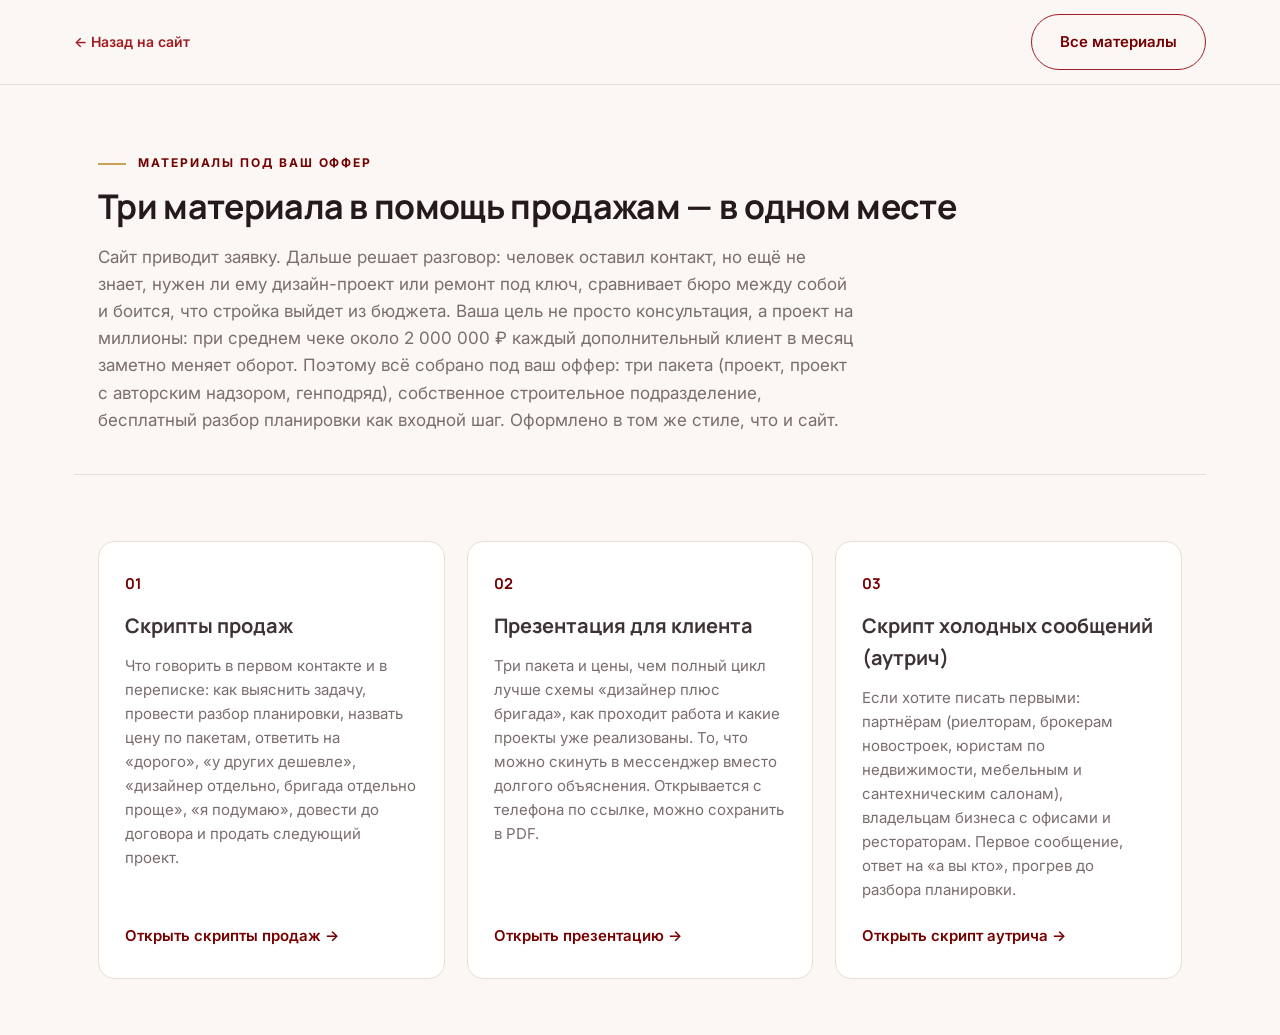
<file: materials.html>
<!DOCTYPE html>
<html lang="ru">
<head>
<meta charset="UTF-8">
<meta name="viewport" content="width=device-width, initial-scale=1.0">
<title>Материалы для продаж — FACE HOME</title>
<meta name="robots" content="noindex">
<link rel="icon" href="img/favicon.svg" type="image/svg+xml">
<link rel="preconnect" href="https://fonts.googleapis.com">
<link rel="preconnect" href="https://fonts.gstatic.com" crossorigin>
<link href="https://fonts.googleapis.com/css2?family=Manrope:wght@500;600;700;800&family=Inter:wght@400;500;600;700&display=swap" rel="stylesheet">
<link rel="stylesheet" href="styles.css">
<link rel="stylesheet" href="materials.css">
</head>
<body>

<div class="doc-bar">
  <div class="doc-bar__inner">
    <a href="index.html" class="doc-bar__back">← <span>Назад на сайт</span></a>
    <div class="doc-actions-wrap doc-bar__actions">
      <a href="materials.html" class="btn btn--outline">Все материалы</a>
    </div>
  </div>
</div>

<div class="container">

  <section class="doc-hero">
    <p class="section-tag">Материалы под ваш оффер</p>
    <h1>Три материала в помощь продажам — в одном месте</h1>
    <p class="doc-hero__lead">Сайт приводит заявку. Дальше решает разговор: человек оставил контакт, но ещё не знает, нужен ли ему дизайн-проект или ремонт под ключ, сравнивает бюро между собой и боится, что стройка выйдет из бюджета. Ваша цель не просто консультация, а проект на миллионы: при среднем чеке около 2 000 000 ₽ каждый дополнительный клиент в месяц заметно меняет оборот. Поэтому всё собрано под ваш оффер: три пакета (проект, проект с авторским надзором, генподряд), собственное строительное подразделение, бесплатный разбор планировки как входной шаг. Оформлено в том же стиле, что и сайт.</p>
  </section>

  <section class="doc-section">
    <div class="hub-grid">

      <div class="hub-card">
        <span class="hub-card__num">01</span>
        <p class="hub-card__title">Скрипты продаж</p>
        <p class="hub-card__lead">Что говорить в первом контакте и в переписке: как выяснить задачу, провести разбор планировки, назвать цену по пакетам, ответить на «дорого», «у других дешевле», «дизайнер отдельно, бригада отдельно проще», «я подумаю», довести до договора и продать следующий проект.</p>
        <a href="scripts.html" class="hub-card__link">Открыть скрипты продаж →</a>
      </div>

      <div class="hub-card">
        <span class="hub-card__num">02</span>
        <p class="hub-card__title">Презентация для клиента</p>
        <p class="hub-card__lead">Три пакета и цены, чем полный цикл лучше схемы «дизайнер плюс бригада», как проходит работа и какие проекты уже реализованы. То, что можно скинуть в мессенджер вместо долгого объяснения. Открывается с телефона по ссылке, можно сохранить в PDF.</p>
        <a href="presentation.html" class="hub-card__link">Открыть презентацию →</a>
      </div>

      <div class="hub-card">
        <span class="hub-card__num">03</span>
        <p class="hub-card__title">Скрипт холодных сообщений (аутрич)</p>
        <p class="hub-card__lead">Если хотите писать первыми: партнёрам (риелторам, брокерам новостроек, юристам по недвижимости, мебельным и сантехническим салонам), владельцам бизнеса с офисами и рестораторам. Первое сообщение, ответ на «а вы кто», прогрев до разбора планировки.</p>
        <a href="outreach.html" class="hub-card__link">Открыть скрипт аутрича →</a>
      </div>

    </div>
  </section>

</div>

<script src="script.js"></script>
</body>
</html>
</file>
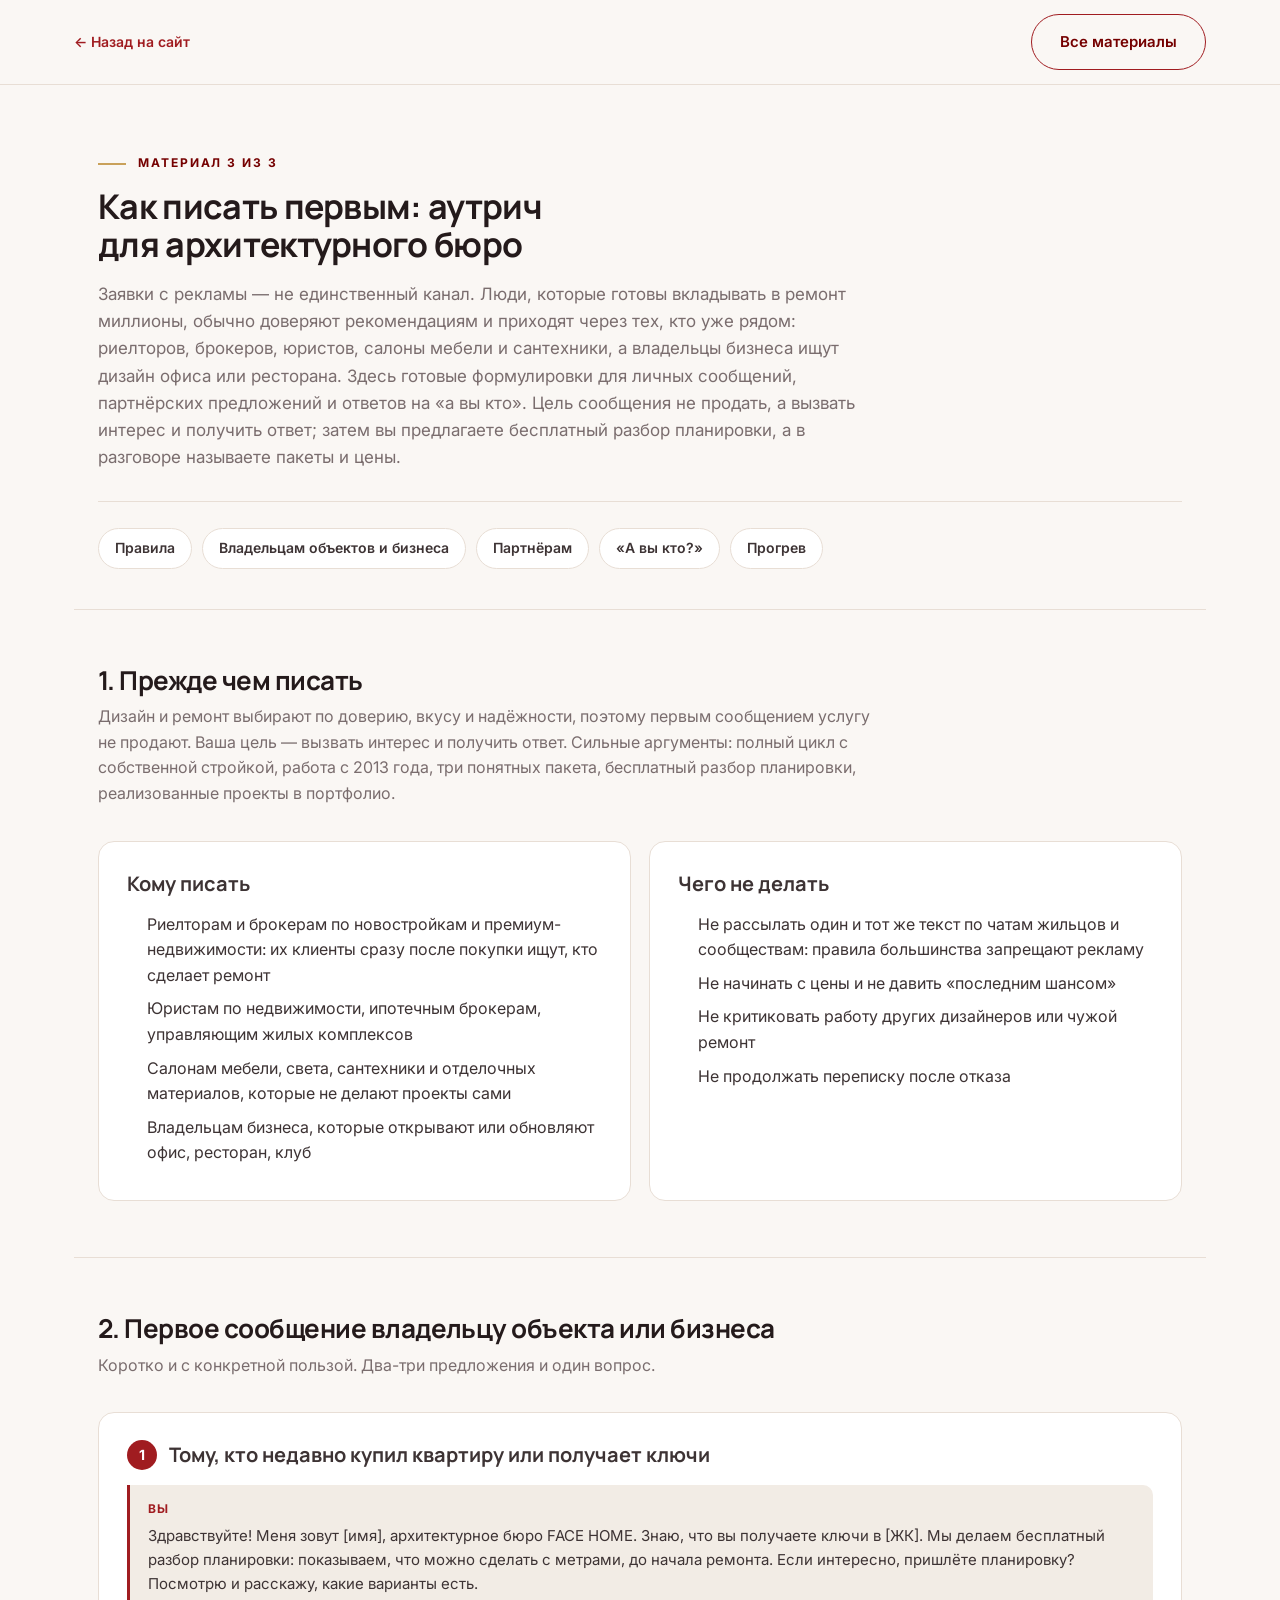
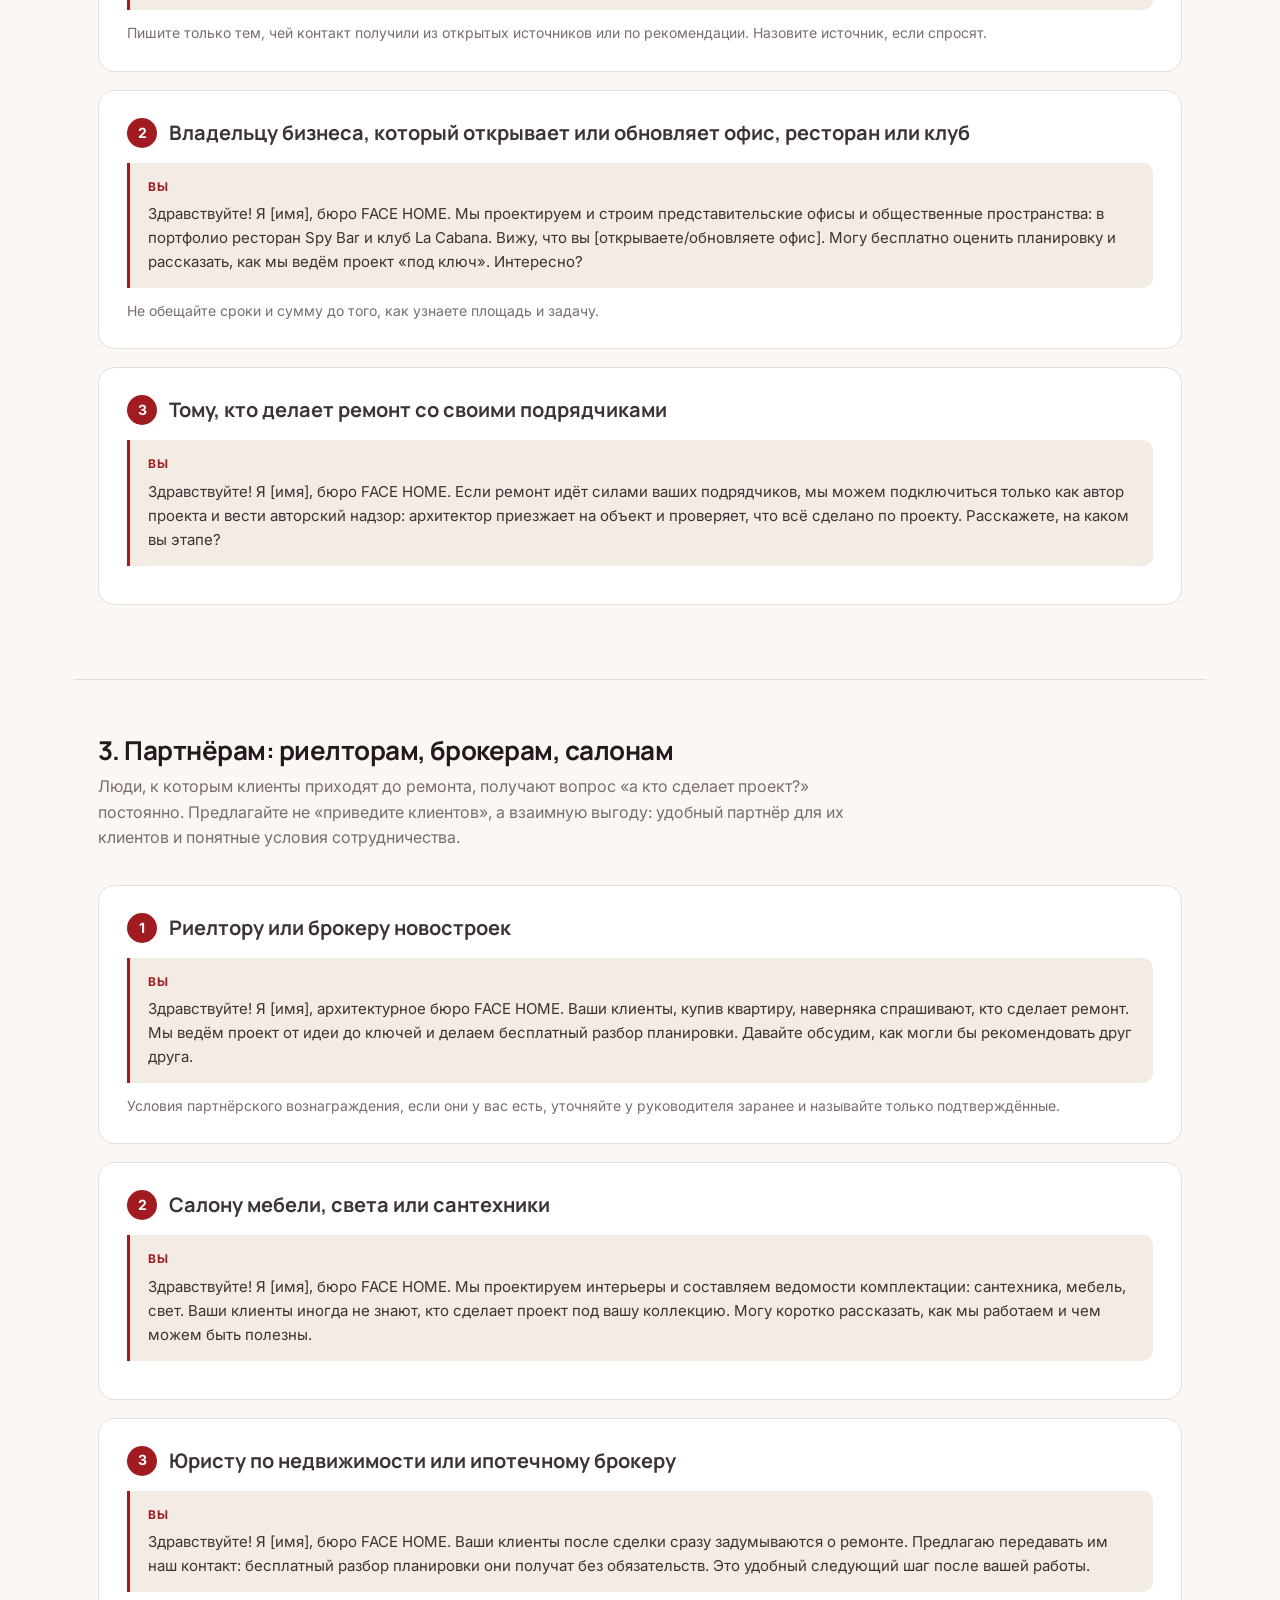
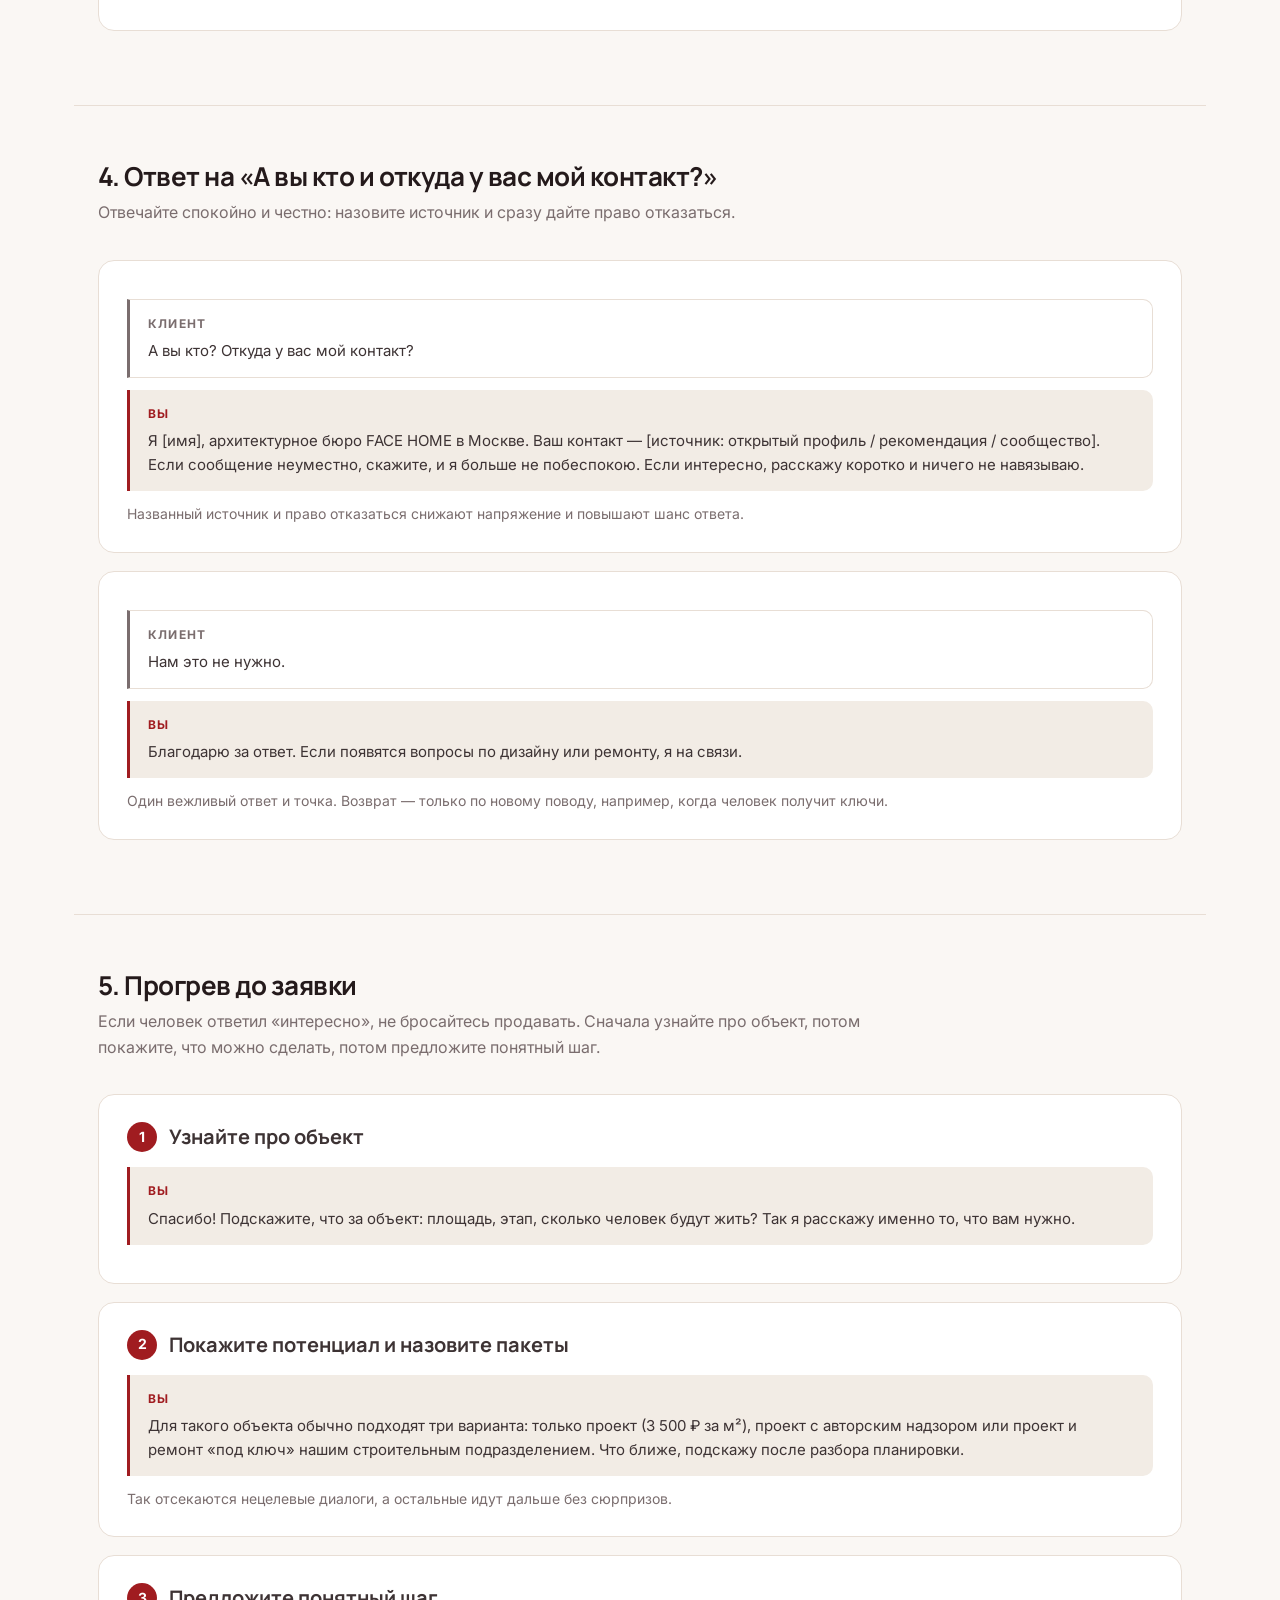
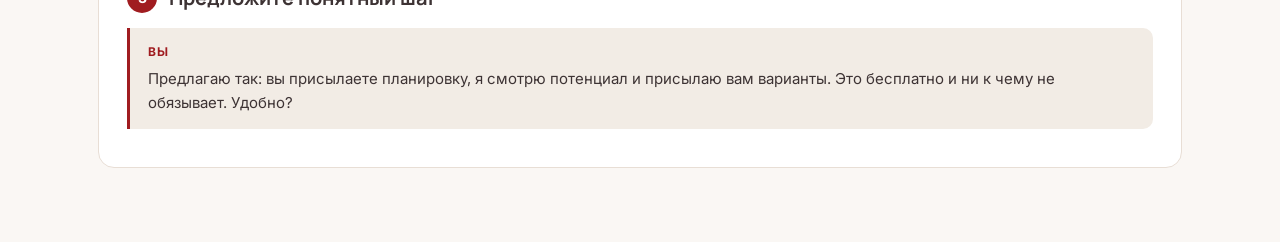
<file: outreach.html>
<!DOCTYPE html>
<html lang="ru">
<head>
<meta charset="UTF-8">
<meta name="viewport" content="width=device-width, initial-scale=1.0">
<title>Скрипт холодных сообщений — FACE HOME</title>
<meta name="robots" content="noindex">
<link rel="icon" href="img/favicon.svg" type="image/svg+xml">
<link rel="preconnect" href="https://fonts.googleapis.com">
<link rel="preconnect" href="https://fonts.gstatic.com" crossorigin>
<link href="https://fonts.googleapis.com/css2?family=Manrope:wght@500;600;700;800&family=Inter:wght@400;500;600;700&display=swap" rel="stylesheet">
<link rel="stylesheet" href="styles.css">
<link rel="stylesheet" href="materials.css">
</head>
<body>

<div class="doc-bar">
  <div class="doc-bar__inner">
    <a href="index.html" class="doc-bar__back">← <span>Назад на сайт</span></a>
    <div class="doc-actions-wrap doc-bar__actions">
      <a href="materials.html" class="btn btn--outline">Все материалы</a>
    </div>
  </div>
</div>

<div class="container">

  <section class="doc-hero">
    <p class="section-tag">Материал 3 из 3</p>
    <h1>Как писать первым: аутрич для архитектурного бюро</h1>
    <p class="doc-hero__lead">Заявки с рекламы — не единственный канал. Люди, которые готовы вкладывать в ремонт миллионы, обычно доверяют рекомендациям и приходят через тех, кто уже рядом: риелторов, брокеров, юристов, салоны мебели и сантехники, а владельцы бизнеса ищут дизайн офиса или ресторана. Здесь готовые формулировки для личных сообщений, партнёрских предложений и ответов на «а вы кто». Цель сообщения не продать, а вызвать интерес и получить ответ; затем вы предлагаете бесплатный разбор планировки, а в разговоре называете пакеты и цены.</p>
    <nav class="toc">
      <a href="#rules">Правила</a>
      <a href="#first">Владельцам объектов и бизнеса</a>
      <a href="#partners">Партнёрам</a>
      <a href="#reply">«А вы кто?»</a>
      <a href="#follow">Прогрев</a>
    </nav>
  </section>

  <section class="doc-section" id="rules">
    <h2>1. Прежде чем писать</h2>
    <p class="doc-section__lead">Дизайн и ремонт выбирают по доверию, вкусу и надёжности, поэтому первым сообщением услугу не продают. Ваша цель — вызвать интерес и получить ответ. Сильные аргументы: полный цикл с собственной стройкой, работа с 2013 года, три понятных пакета, бесплатный разбор планировки, реализованные проекты в портфолио.</p>
    <div class="grid-2">
      <div class="card">
        <p class="card__title">Кому писать</p>
        <ul class="ul">
          <li>Риелторам и брокерам по новостройкам и премиум-недвижимости: их клиенты сразу после покупки ищут, кто сделает ремонт</li>
          <li>Юристам по недвижимости, ипотечным брокерам, управляющим жилых комплексов</li>
          <li>Салонам мебели, света, сантехники и отделочных материалов, которые не делают проекты сами</li>
          <li>Владельцам бизнеса, которые открывают или обновляют офис, ресторан, клуб</li>
        </ul>
      </div>
      <div class="card">
        <p class="card__title">Чего не делать</p>
        <ul class="ul">
          <li>Не рассылать один и тот же текст по чатам жильцов и сообществам: правила большинства запрещают рекламу</li>
          <li>Не начинать с цены и не давить «последним шансом»</li>
          <li>Не критиковать работу других дизайнеров или чужой ремонт</li>
          <li>Не продолжать переписку после отказа</li>
        </ul>
      </div>
    </div>
  </section>

  <section class="doc-section" id="first">
    <h2>2. Первое сообщение владельцу объекта или бизнеса</h2>
    <p class="doc-section__lead">Коротко и с конкретной пользой. Два-три предложения и один вопрос.</p>
    <div class="card">
      <div class="card__head"><span class="card__step">1</span><p class="card__title">Тому, кто недавно купил квартиру или получает ключи</p></div>
      <div class="say"><span class="say__who">Вы</span>Здравствуйте! Меня зовут [имя], архитектурное бюро FACE HOME. Знаю, что вы получаете ключи в [ЖК]. Мы делаем бесплатный разбор планировки: показываем, что можно сделать с метрами, до начала ремонта. Если интересно, пришлёте планировку? Посмотрю и расскажу, какие варианты есть.</div>
      <p class="card__note">Пишите только тем, чей контакт получили из открытых источников или по рекомендации. Назовите источник, если спросят.</p>
    </div>
    <div class="card">
      <div class="card__head"><span class="card__step">2</span><p class="card__title">Владельцу бизнеса, который открывает или обновляет офис, ресторан или клуб</p></div>
      <div class="say"><span class="say__who">Вы</span>Здравствуйте! Я [имя], бюро FACE HOME. Мы проектируем и строим представительские офисы и общественные пространства: в портфолио ресторан Spy Bar и клуб La Cabana. Вижу, что вы [открываете/обновляете офис]. Могу бесплатно оценить планировку и рассказать, как мы ведём проект «под ключ». Интересно?</div>
      <p class="card__note">Не обещайте сроки и сумму до того, как узнаете площадь и задачу.</p>
    </div>
    <div class="card">
      <div class="card__head"><span class="card__step">3</span><p class="card__title">Тому, кто делает ремонт со своими подрядчиками</p></div>
      <div class="say"><span class="say__who">Вы</span>Здравствуйте! Я [имя], бюро FACE HOME. Если ремонт идёт силами ваших подрядчиков, мы можем подключиться только как автор проекта и вести авторский надзор: архитектор приезжает на объект и проверяет, что всё сделано по проекту. Расскажете, на каком вы этапе?</div>
    </div>
  </section>

  <section class="doc-section" id="partners">
    <h2>3. Партнёрам: риелторам, брокерам, салонам</h2>
    <p class="doc-section__lead">Люди, к которым клиенты приходят до ремонта, получают вопрос «а кто сделает проект?» постоянно. Предлагайте не «приведите клиентов», а взаимную выгоду: удобный партнёр для их клиентов и понятные условия сотрудничества.</p>
    <div class="card">
      <div class="card__head"><span class="card__step">1</span><p class="card__title">Риелтору или брокеру новостроек</p></div>
      <div class="say"><span class="say__who">Вы</span>Здравствуйте! Я [имя], архитектурное бюро FACE HOME. Ваши клиенты, купив квартиру, наверняка спрашивают, кто сделает ремонт. Мы ведём проект от идеи до ключей и делаем бесплатный разбор планировки. Давайте обсудим, как могли бы рекомендовать друг друга.</div>
      <p class="card__note">Условия партнёрского вознаграждения, если они у вас есть, уточняйте у руководителя заранее и называйте только подтверждённые.</p>
    </div>
    <div class="card">
      <div class="card__head"><span class="card__step">2</span><p class="card__title">Салону мебели, света или сантехники</p></div>
      <div class="say"><span class="say__who">Вы</span>Здравствуйте! Я [имя], бюро FACE HOME. Мы проектируем интерьеры и составляем ведомости комплектации: сантехника, мебель, свет. Ваши клиенты иногда не знают, кто сделает проект под вашу коллекцию. Могу коротко рассказать, как мы работаем и чем можем быть полезны.</div>
    </div>
    <div class="card">
      <div class="card__head"><span class="card__step">3</span><p class="card__title">Юристу по недвижимости или ипотечному брокеру</p></div>
      <div class="say"><span class="say__who">Вы</span>Здравствуйте! Я [имя], бюро FACE HOME. Ваши клиенты после сделки сразу задумываются о ремонте. Предлагаю передавать им наш контакт: бесплатный разбор планировки они получат без обязательств. Это удобный следующий шаг после вашей работы.</div>
    </div>
  </section>

  <section class="doc-section" id="reply">
    <h2>4. Ответ на «А вы кто и откуда у вас мой контакт?»</h2>
    <p class="doc-section__lead">Отвечайте спокойно и честно: назовите источник и сразу дайте право отказаться.</p>
    <div class="card">
      <div class="say say--client"><span class="say__who">Клиент</span>А вы кто? Откуда у вас мой контакт?</div>
      <div class="say"><span class="say__who">Вы</span>Я [имя], архитектурное бюро FACE HOME в Москве. Ваш контакт — [источник: открытый профиль / рекомендация / сообщество]. Если сообщение неуместно, скажите, и я больше не побеспокою. Если интересно, расскажу коротко и ничего не навязываю.</div>
      <p class="card__note">Названный источник и право отказаться снижают напряжение и повышают шанс ответа.</p>
    </div>
    <div class="card">
      <div class="say say--client"><span class="say__who">Клиент</span>Нам это не нужно.</div>
      <div class="say"><span class="say__who">Вы</span>Благодарю за ответ. Если появятся вопросы по дизайну или ремонту, я на связи.</div>
      <p class="card__note">Один вежливый ответ и точка. Возврат — только по новому поводу, например, когда человек получит ключи.</p>
    </div>
  </section>

  <section class="doc-section" id="follow">
    <h2>5. Прогрев до заявки</h2>
    <p class="doc-section__lead">Если человек ответил «интересно», не бросайтесь продавать. Сначала узнайте про объект, потом покажите, что можно сделать, потом предложите понятный шаг.</p>
    <div class="card">
      <div class="card__head"><span class="card__step">1</span><p class="card__title">Узнайте про объект</p></div>
      <div class="say"><span class="say__who">Вы</span>Спасибо! Подскажите, что за объект: площадь, этап, сколько человек будут жить? Так я расскажу именно то, что вам нужно.</div>
    </div>
    <div class="card">
      <div class="card__head"><span class="card__step">2</span><p class="card__title">Покажите потенциал и назовите пакеты</p></div>
      <div class="say"><span class="say__who">Вы</span>Для такого объекта обычно подходят три варианта: только проект (3 500 ₽ за м²), проект с авторским надзором или проект и ремонт «под ключ» нашим строительным подразделением. Что ближе, подскажу после разбора планировки.</div>
      <p class="card__note">Так отсекаются нецелевые диалоги, а остальные идут дальше без сюрпризов.</p>
    </div>
    <div class="card">
      <div class="card__head"><span class="card__step">3</span><p class="card__title">Предложите понятный шаг</p></div>
      <div class="say"><span class="say__who">Вы</span>Предлагаю так: вы присылаете планировку, я смотрю потенциал и присылаю вам варианты. Это бесплатно и ни к чему не обязывает. Удобно?</div>
    </div>
  </section>

</div>

<script src="script.js"></script>
</body>
</html>
</file>
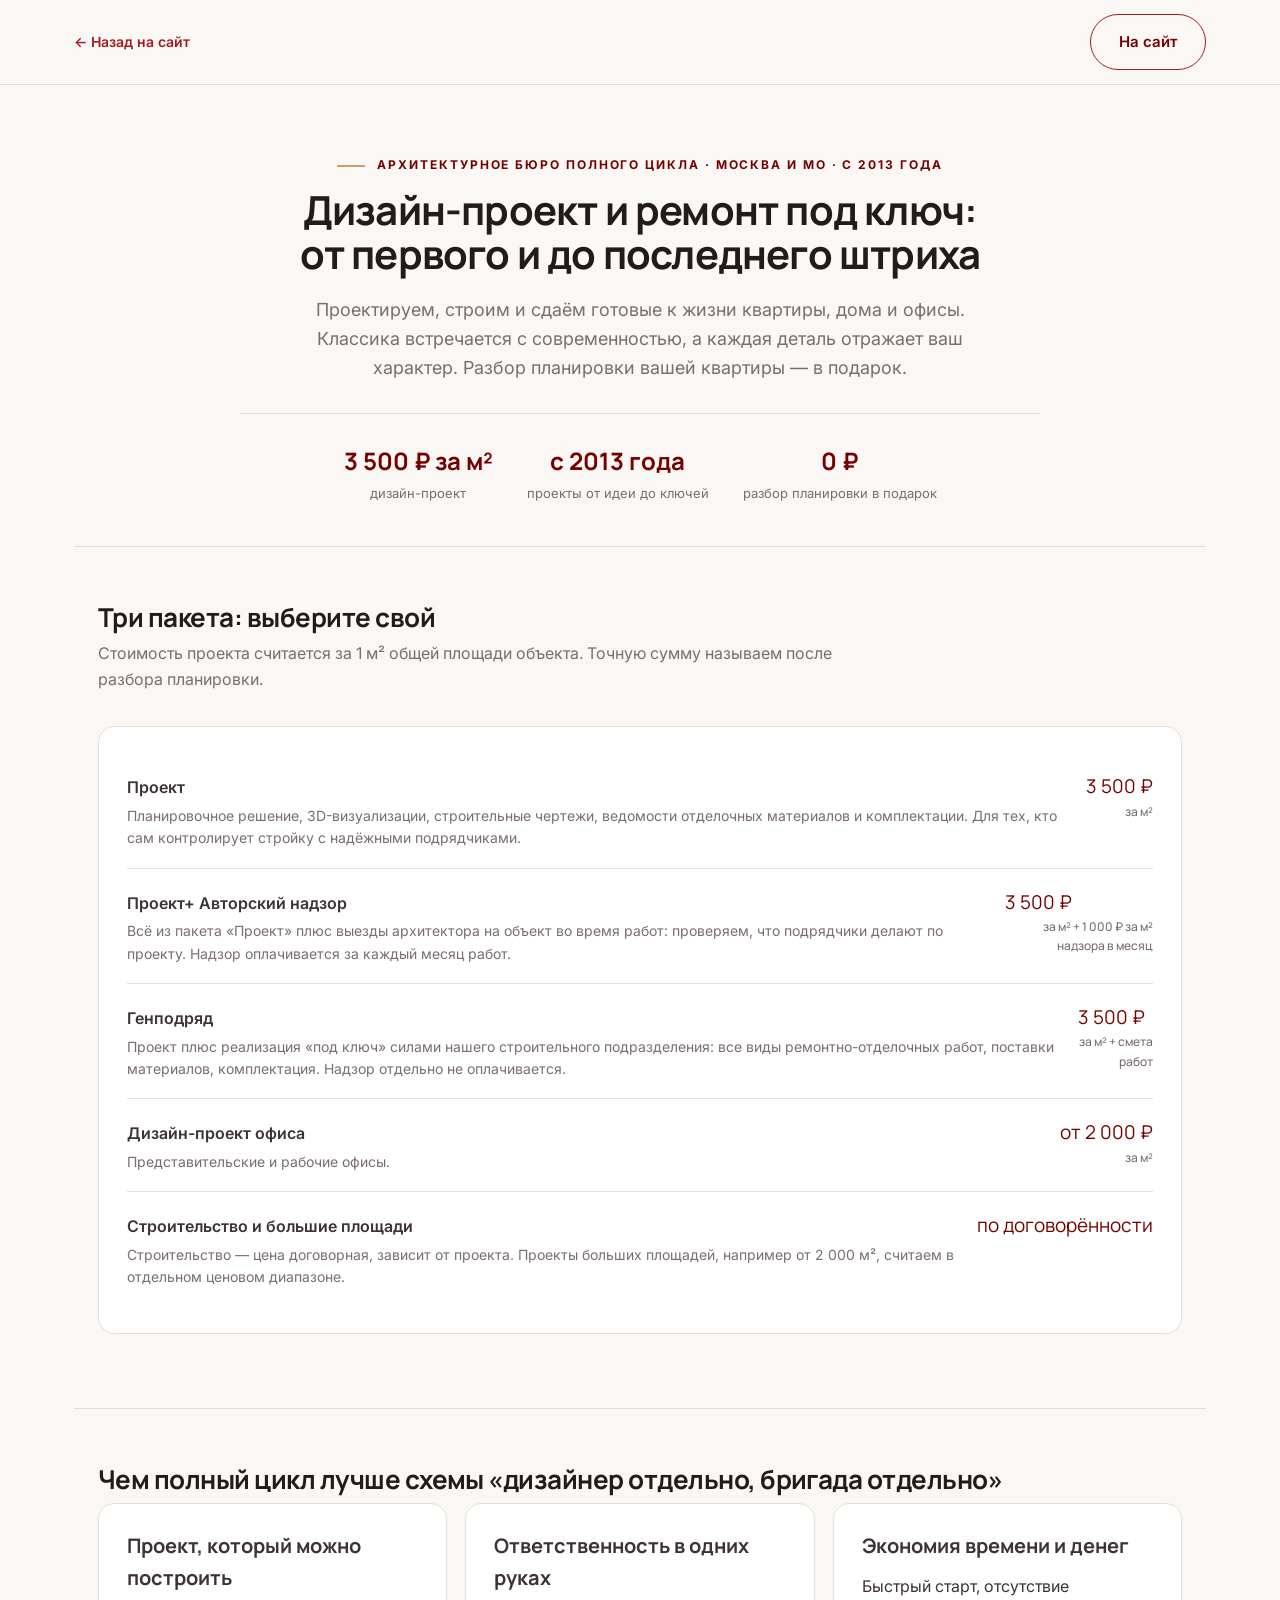
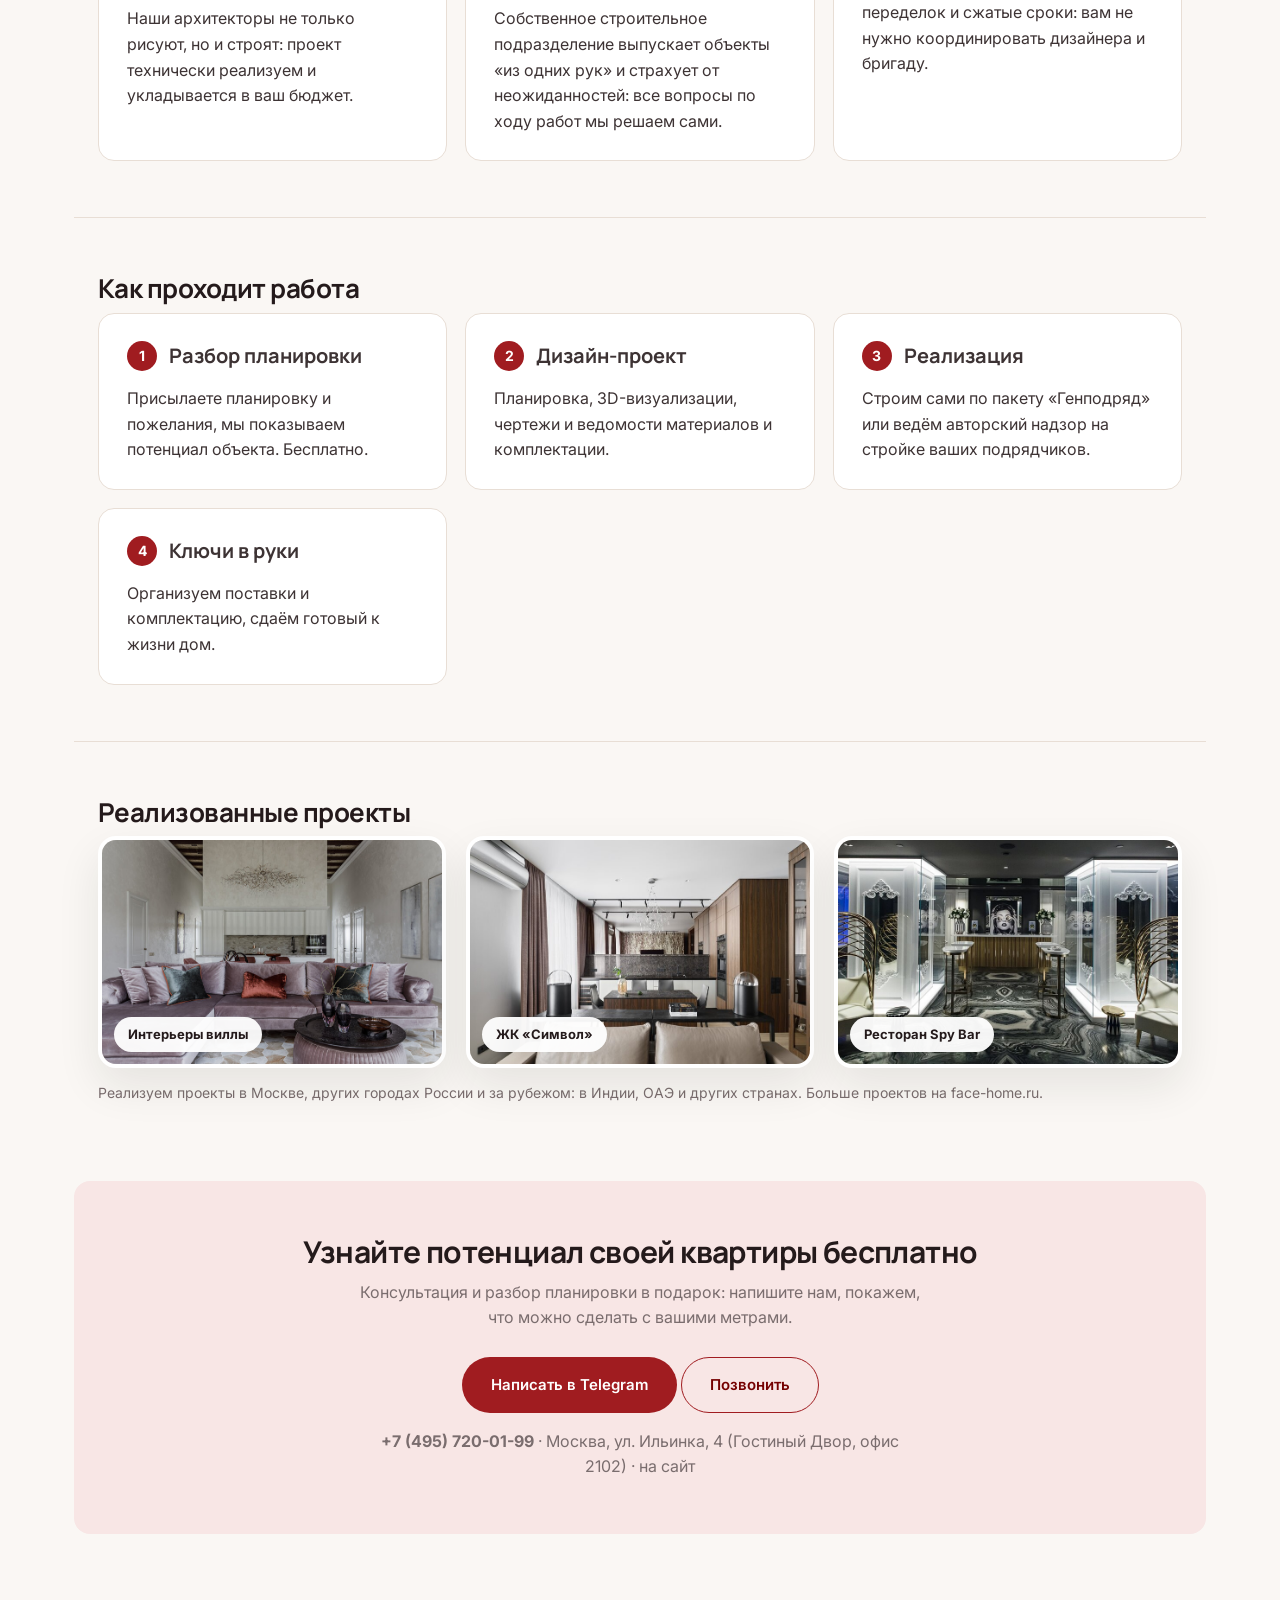
<file: presentation.html>
<!DOCTYPE html>
<html lang="ru">
<head>
<meta charset="UTF-8">
<meta name="viewport" content="width=device-width, initial-scale=1.0">
<title>FACE HOME — дизайн-проект и ремонт под ключ: пакеты и цены</title>
<meta name="robots" content="noindex">
<link rel="icon" href="img/favicon.svg" type="image/svg+xml">
<link rel="preconnect" href="https://fonts.googleapis.com">
<link rel="preconnect" href="https://fonts.gstatic.com" crossorigin>
<link href="https://fonts.googleapis.com/css2?family=Manrope:wght@500;600;700;800&family=Inter:wght@400;500;600;700&display=swap" rel="stylesheet">
<link rel="stylesheet" href="styles.css">
<link rel="stylesheet" href="materials.css">
</head>
<body>

<div class="doc-bar">
  <div class="doc-bar__inner">
    <a href="index.html" class="doc-bar__back">← <span>Назад на сайт</span></a>
    <div class="doc-actions-wrap doc-bar__actions">
      <a href="index.html" class="btn btn--outline">На сайт</a>
    </div>
  </div>
</div>

<div class="container">

  <section class="pitch">
    <p class="section-tag eyebrow--center">Архитектурное бюро полного цикла · Москва и МО · с 2013 года</p>
    <h1>Дизайн-проект и ремонт под ключ: от первого и до последнего штриха</h1>
    <p class="pitch__lead">Проектируем, строим и сдаём готовые к жизни квартиры, дома и офисы. Классика встречается с современностью, а каждая деталь отражает ваш характер. Разбор планировки вашей квартиры — в подарок.</p>
    <div class="pitch__meta">
      <div><b>3 500 ₽ за м²</b><span>дизайн-проект</span></div>
      <div><b>с 2013 года</b><span>проекты от идеи до ключей</span></div>
      <div><b>0 ₽</b><span>разбор планировки в подарок</span></div>
    </div>
  </section>

  <section class="doc-section">
    <h2>Три пакета: выберите свой</h2>
    <p class="doc-section__lead">Стоимость проекта считается за 1 м² общей площади объекта. Точную сумму называем после разбора планировки.</p>
    <div class="card">
      <div class="offer">
        <div><span class="offer__name">Проект</span><span class="offer__desc">Планировочное решение, 3D-визуализации, строительные чертежи, ведомости отделочных материалов и комплектации. Для тех, кто сам контролирует стройку с надёжными подрядчиками.</span></div>
        <span class="offer__price">3 500 ₽ <small>за м²</small></span>
      </div>
      <div class="offer">
        <div><span class="offer__name">Проект+ Авторский надзор</span><span class="offer__desc">Всё из пакета «Проект» плюс выезды архитектора на объект во время работ: проверяем, что подрядчики делают по проекту. Надзор оплачивается за каждый месяц работ.</span></div>
        <span class="offer__price">3 500 ₽ <small>за м² + 1 000 ₽ за м² надзора в месяц</small></span>
      </div>
      <div class="offer">
        <div><span class="offer__name">Генподряд</span><span class="offer__desc">Проект плюс реализация «под ключ» силами нашего строительного подразделения: все виды ремонтно-отделочных работ, поставки материалов, комплектация. Надзор отдельно не оплачивается.</span></div>
        <span class="offer__price">3 500 ₽ <small>за м² + смета работ</small></span>
      </div>
      <div class="offer">
        <div><span class="offer__name">Дизайн-проект офиса</span><span class="offer__desc">Представительские и рабочие офисы.</span></div>
        <span class="offer__price">от 2 000 ₽ <small>за м²</small></span>
      </div>
      <div class="offer">
        <div><span class="offer__name">Строительство и большие площади</span><span class="offer__desc">Строительство — цена договорная, зависит от проекта. Проекты больших площадей, например от 2 000 м², считаем в отдельном ценовом диапазоне.</span></div>
        <span class="offer__price">по договорённости</span>
      </div>
    </div>
  </section>

  <section class="doc-section">
    <h2>Чем полный цикл лучше схемы «дизайнер отдельно, бригада отдельно»</h2>
    <div class="grid-3">
      <div class="card"><p class="card__title">Проект, который можно построить</p><p>Наши архитекторы не только рисуют, но и строят: проект технически реализуем и укладывается в ваш бюджет.</p></div>
      <div class="card"><p class="card__title">Ответственность в одних руках</p><p>Собственное строительное подразделение выпускает объекты «из одних рук» и страхует от неожиданностей: все вопросы по ходу работ мы решаем сами.</p></div>
      <div class="card"><p class="card__title">Экономия времени и денег</p><p>Быстрый старт, отсутствие переделок и сжатые сроки: вам не нужно координировать дизайнера и бригаду.</p></div>
    </div>
  </section>

  <section class="doc-section">
    <h2>Как проходит работа</h2>
    <div class="grid-3">
      <div class="card"><div class="card__head"><span class="card__step">1</span><p class="card__title">Разбор планировки</p></div><p>Присылаете планировку и пожелания, мы показываем потенциал объекта. Бесплатно.</p></div>
      <div class="card"><div class="card__head"><span class="card__step">2</span><p class="card__title">Дизайн-проект</p></div><p>Планировка, 3D-визуализации, чертежи и ведомости материалов и комплектации.</p></div>
      <div class="card"><div class="card__head"><span class="card__step">3</span><p class="card__title">Реализация</p></div><p>Строим сами по пакету «Генподряд» или ведём авторский надзор на стройке ваших подрядчиков.</p></div>
      <div class="card"><div class="card__head"><span class="card__step">4</span><p class="card__title">Ключи в руки</p></div><p>Организуем поставки и комплектацию, сдаём готовый к жизни дом.</p></div>
    </div>
  </section>

  <section class="doc-section">
    <h2>Реализованные проекты</h2>
    <div class="pf-grid">
      <figure><img src="img/p-villa.jpg" alt="Интерьеры виллы" loading="lazy"><figcaption>Интерьеры виллы</figcaption></figure>
      <figure><img src="img/p-simvol.jpg" alt="ЖК «Символ»" loading="lazy"><figcaption>ЖК «Символ»</figcaption></figure>
      <figure><img src="img/p-spybar.jpg" alt="Ресторан Spy Bar" loading="lazy"><figcaption>Ресторан Spy Bar</figcaption></figure>
    </div>
    <p class="card__note" style="margin-top:14px">Реализуем проекты в Москве, других городах России и за рубежом: в Индии, ОАЭ и других странах. Больше проектов на <a href="https://face-home.ru/portfolio" target="_blank" rel="noopener">face-home.ru</a>.</p>
  </section>

  <section class="cta-final">
    <h2>Узнайте потенциал своей квартиры бесплатно</h2>
    <p>Консультация и разбор планировки в подарок: напишите нам, покажем, что можно сделать с вашими метрами.</p>
    <a href="https://t.me/Gleb_Polonsky" target="_blank" rel="noopener" class="btn btn--primary">Написать в Telegram</a> <a href="tel:+74957200199" class="btn btn--outline">Позвонить</a>
    <p style="margin-top:16px;margin-bottom:0"><a href="tel:+74957200199"><b>+7 (495) 720-01-99</b></a> · Москва, ул. Ильинка, 4 (Гостиный Двор, офис 2102) · <a href="index.html">на сайт</a></p>
  </section>

</div>

<script src="script.js"></script>
</body>
</html>
</file>
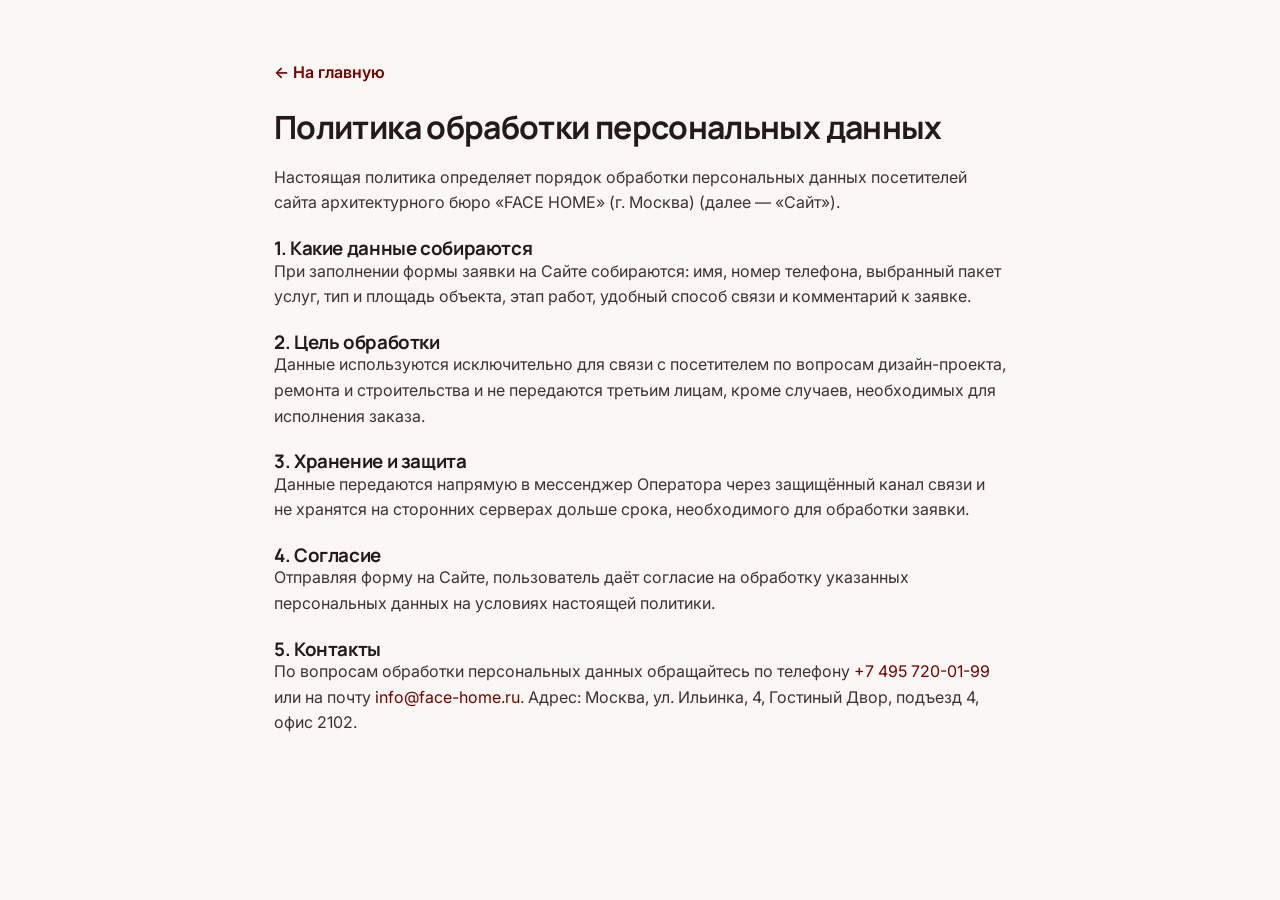
<file: privacy.html>
<!DOCTYPE html>
<html lang="ru">
<head>
<meta charset="UTF-8">
<meta name="viewport" content="width=device-width, initial-scale=1.0">
<title>Политика обработки персональных данных — FACE HOME</title>
<link rel="icon" href="img/favicon.svg" type="image/svg+xml">
<link href="https://fonts.googleapis.com/css2?family=Manrope:wght@600;800&family=Inter:wght@400;600&display=swap" rel="stylesheet">
<link rel="stylesheet" href="styles.css">
</head>
<body>
<div class="container" style="padding: 60px 24px; max-width: 780px;">
  <a href="index.html" style="color: var(--clr-accent-dark); font-weight: 600;">← На главную</a>
  <h1 style="margin-top: 24px; margin-bottom: 20px; font-size: 32px;">Политика обработки персональных данных</h1>
  <p>Настоящая политика определяет порядок обработки персональных данных посетителей сайта архитектурного бюро «FACE HOME» (г. Москва) (далее — «Сайт»).</p>
  <h3 style="margin-top:22px">1. Какие данные собираются</h3>
  <p>При заполнении формы заявки на Сайте собираются: имя, номер телефона, выбранный пакет услуг, тип и площадь объекта, этап работ, удобный способ связи и комментарий к заявке.</p>
  <h3 style="margin-top:22px">2. Цель обработки</h3>
  <p>Данные используются исключительно для связи с посетителем по вопросам дизайн-проекта, ремонта и строительства и не передаются третьим лицам, кроме случаев, необходимых для исполнения заказа.</p>
  <h3 style="margin-top:22px">3. Хранение и защита</h3>
  <p>Данные передаются напрямую в мессенджер Оператора через защищённый канал связи и не хранятся на сторонних серверах дольше срока, необходимого для обработки заявки.</p>
  <h3 style="margin-top:22px">4. Согласие</h3>
  <p>Отправляя форму на Сайте, пользователь даёт согласие на обработку указанных персональных данных на условиях настоящей политики.</p>
  <h3 style="margin-top:22px">5. Контакты</h3>
  <p>По вопросам обработки персональных данных обращайтесь по телефону <a href="tel:+74957200199" style="color:var(--clr-accent-dark)">+7 495 720-01-99</a> или на почту <a href="mailto:info@face-home.ru" style="color:var(--clr-accent-dark)">info@face-home.ru</a>. Адрес: Москва, ул. Ильинка, 4, Гостиный Двор, подъезд 4, офис 2102.</p>
</div>
</body>
</html>
</file>
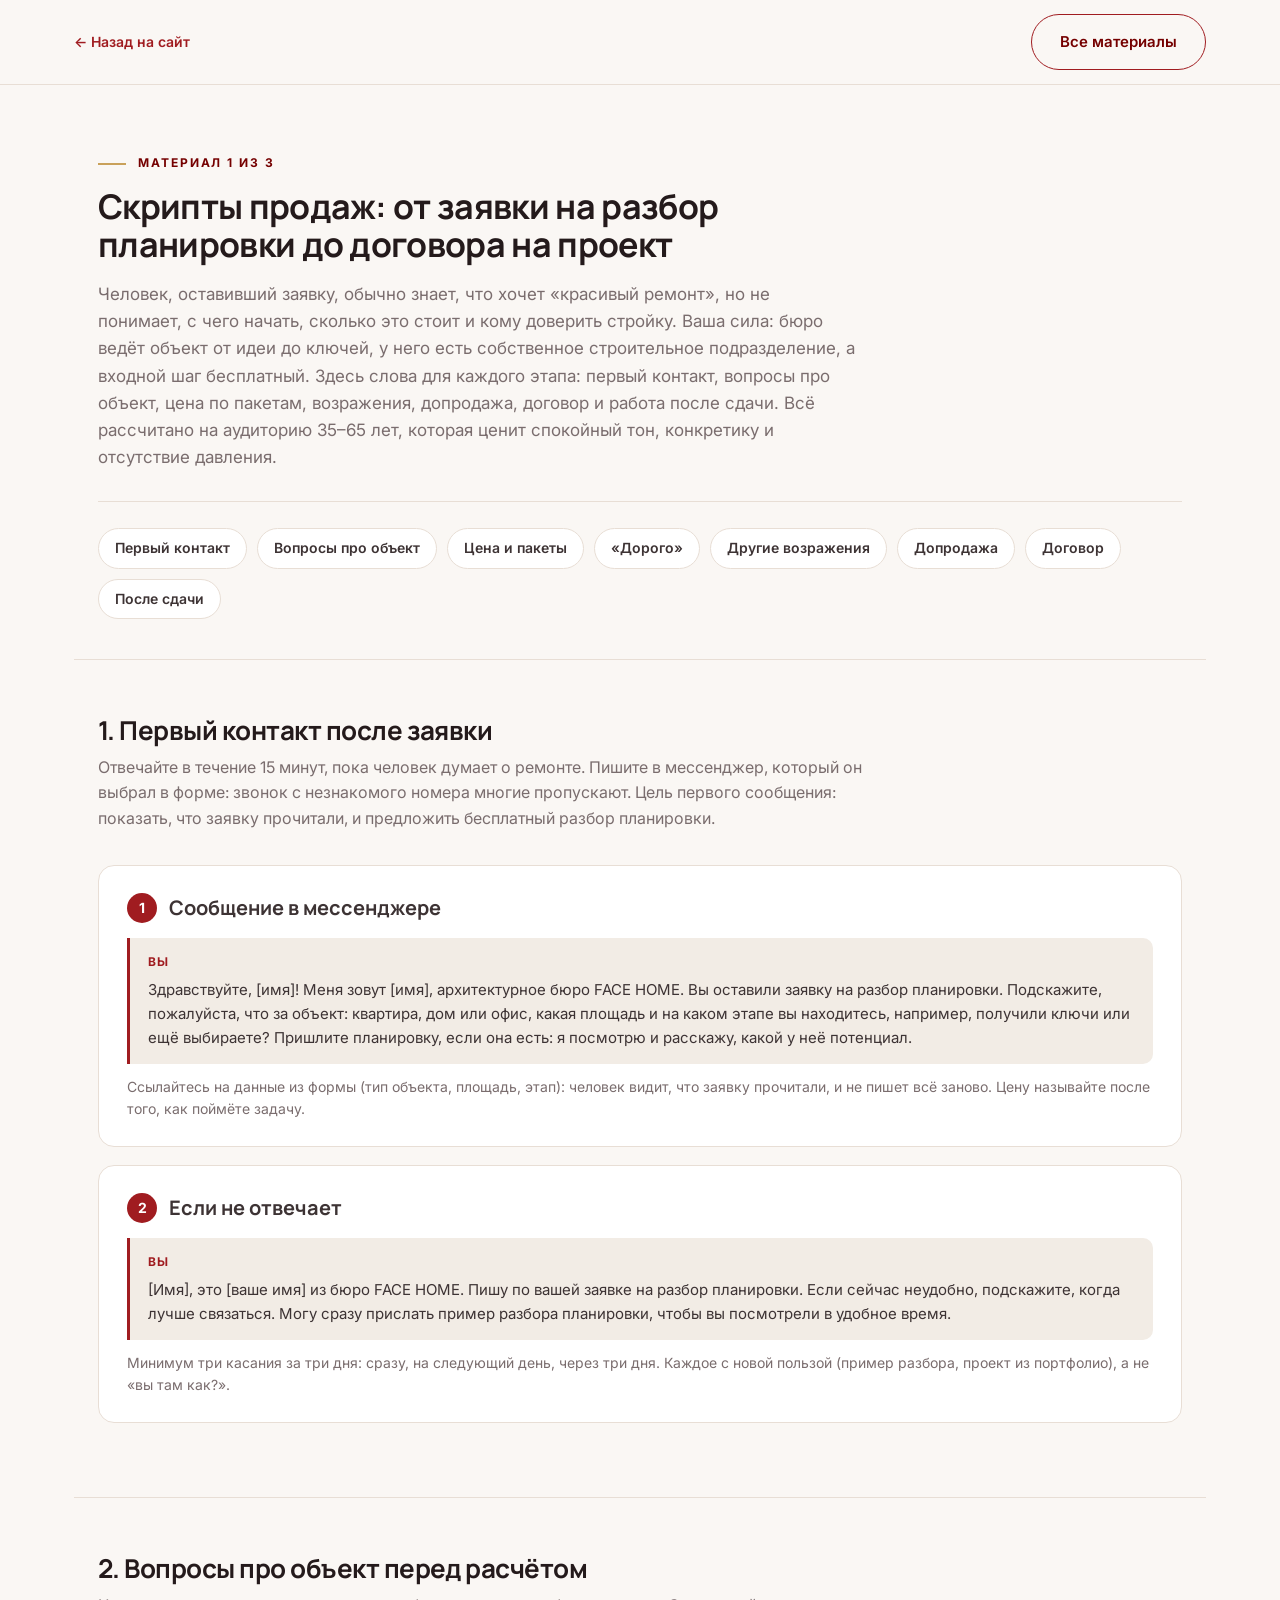
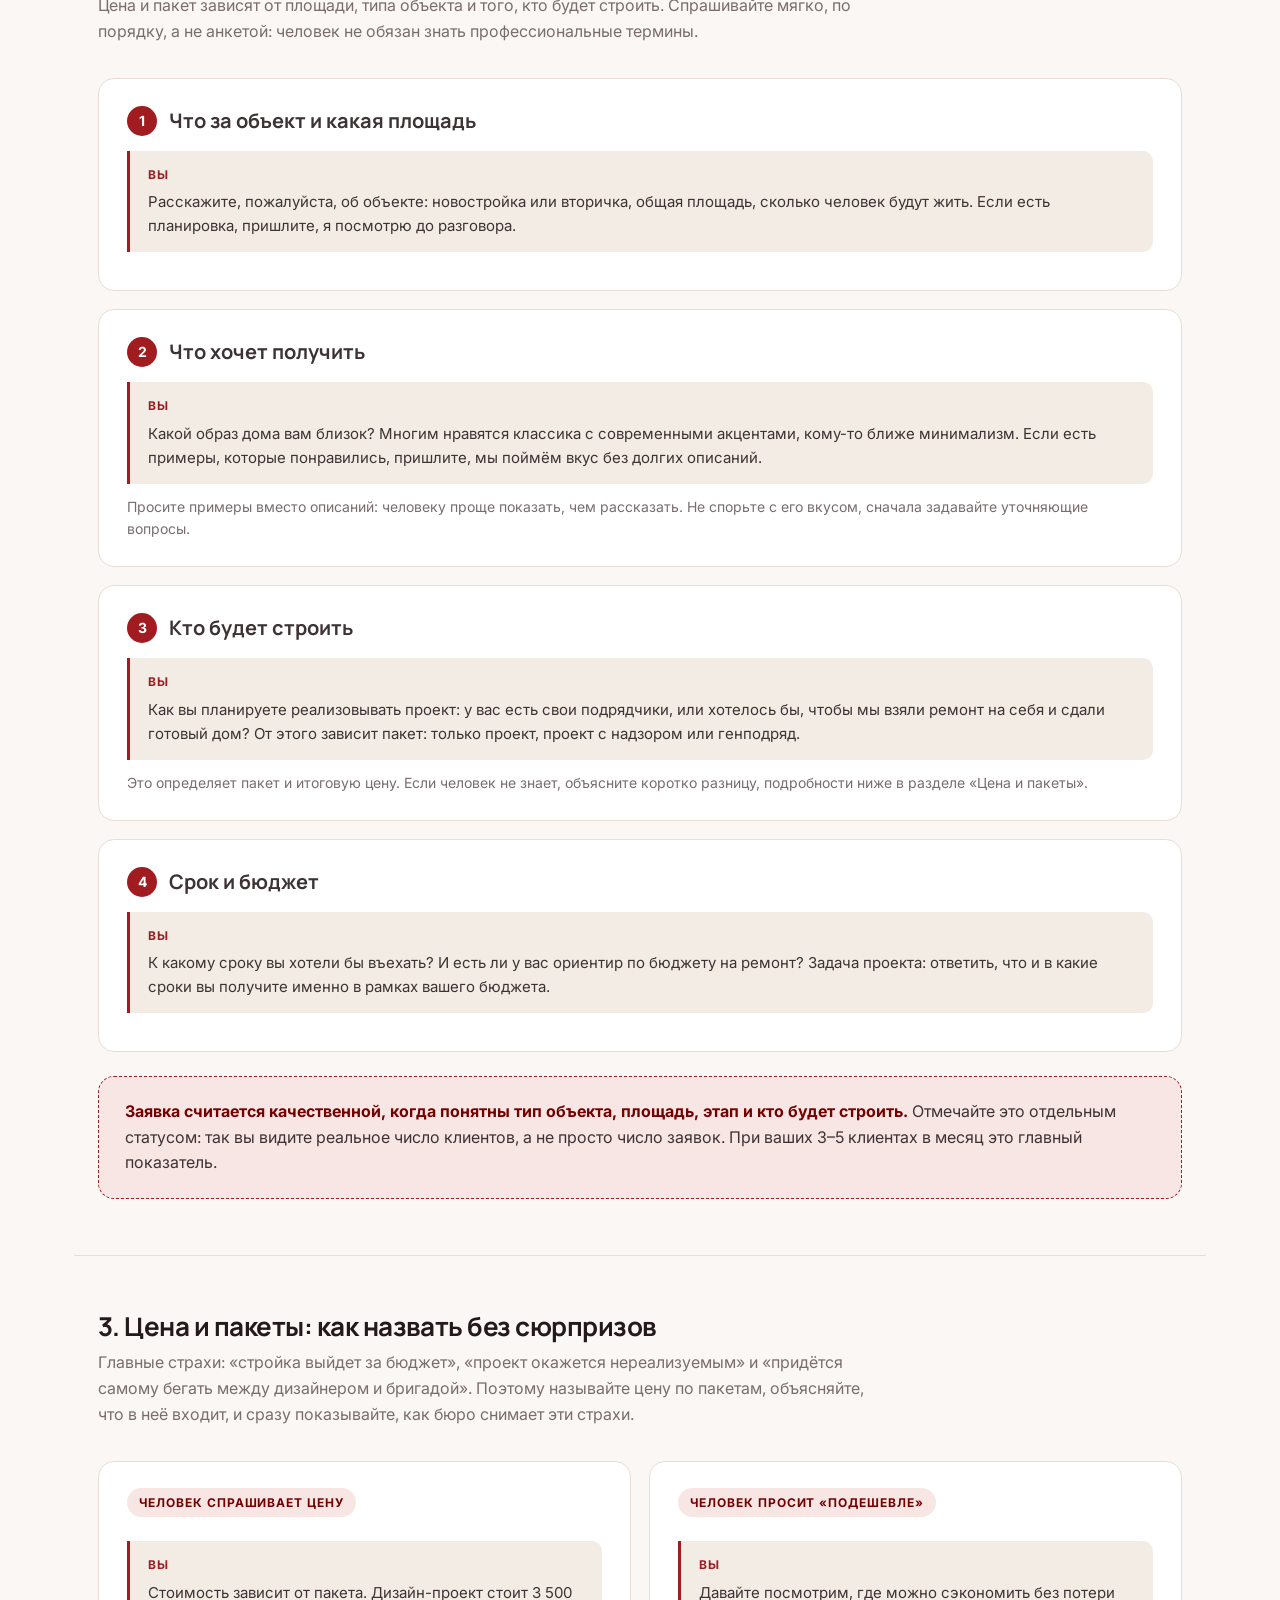
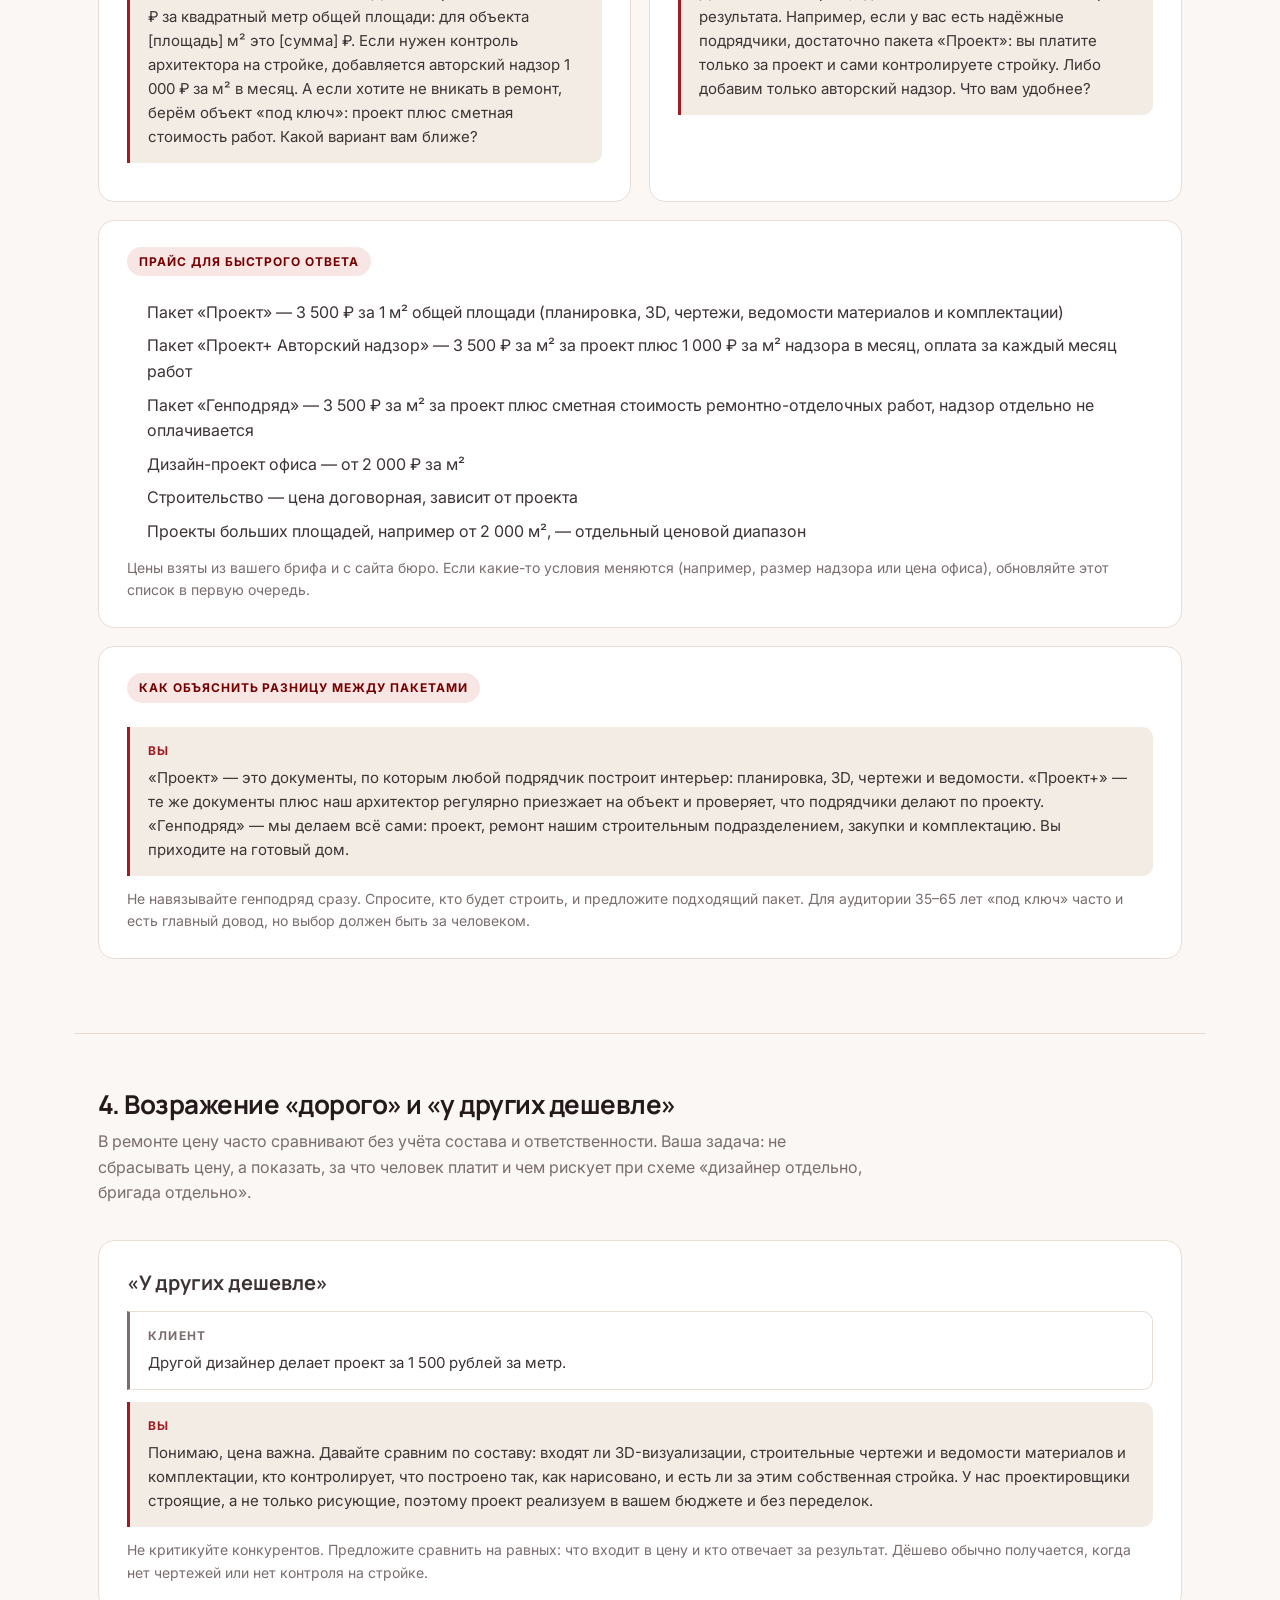
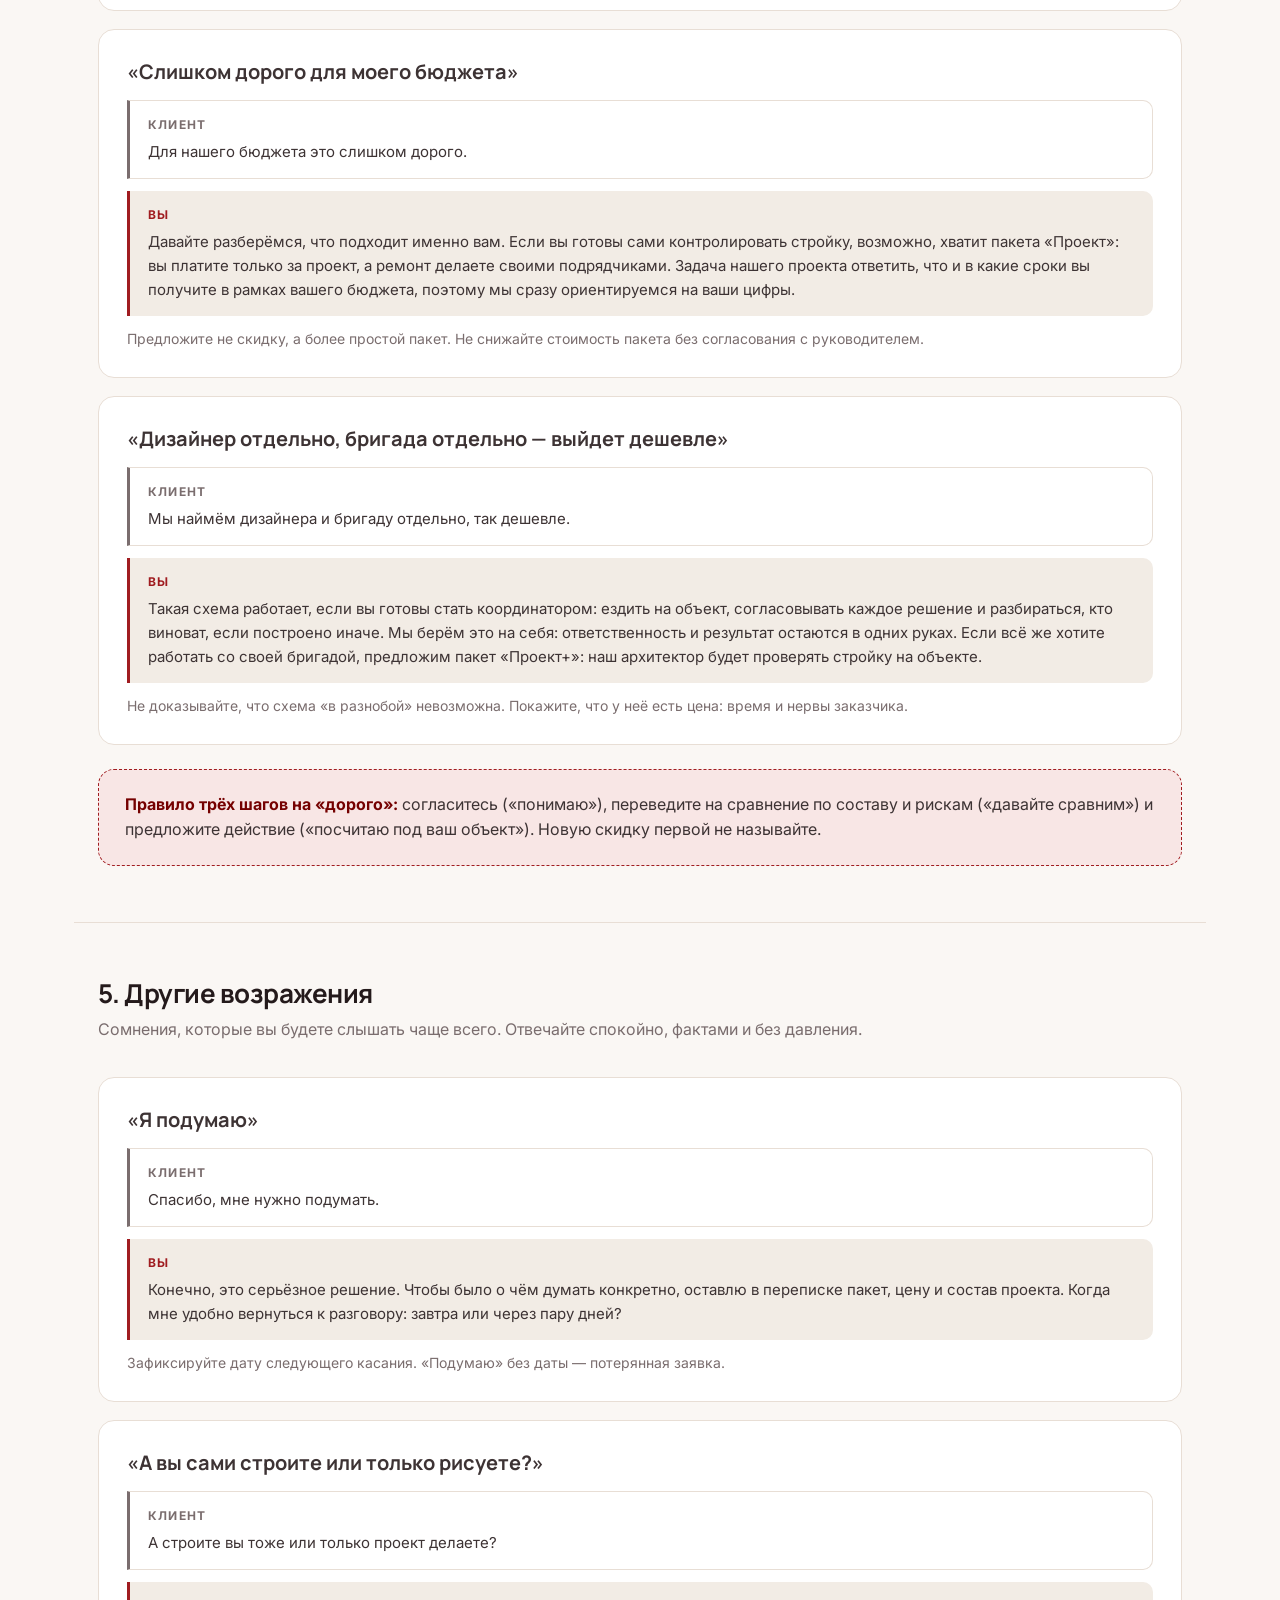
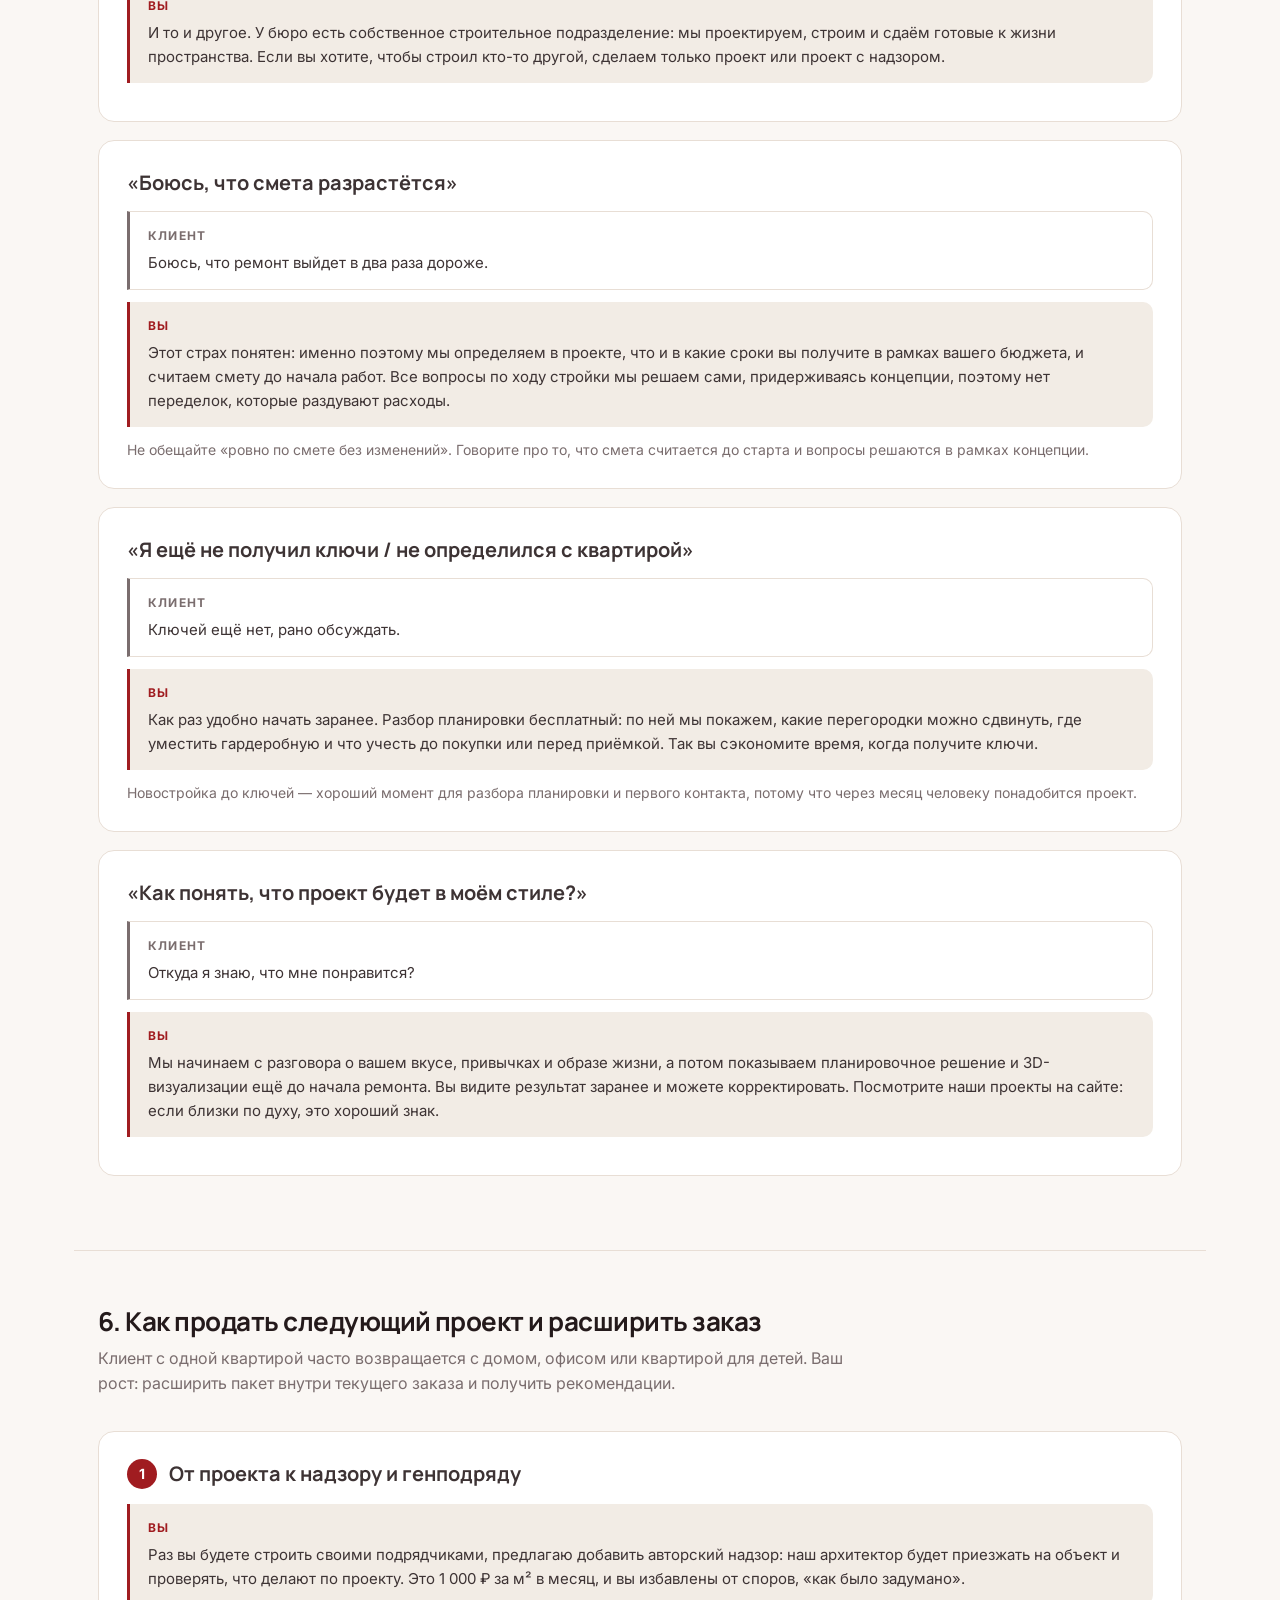
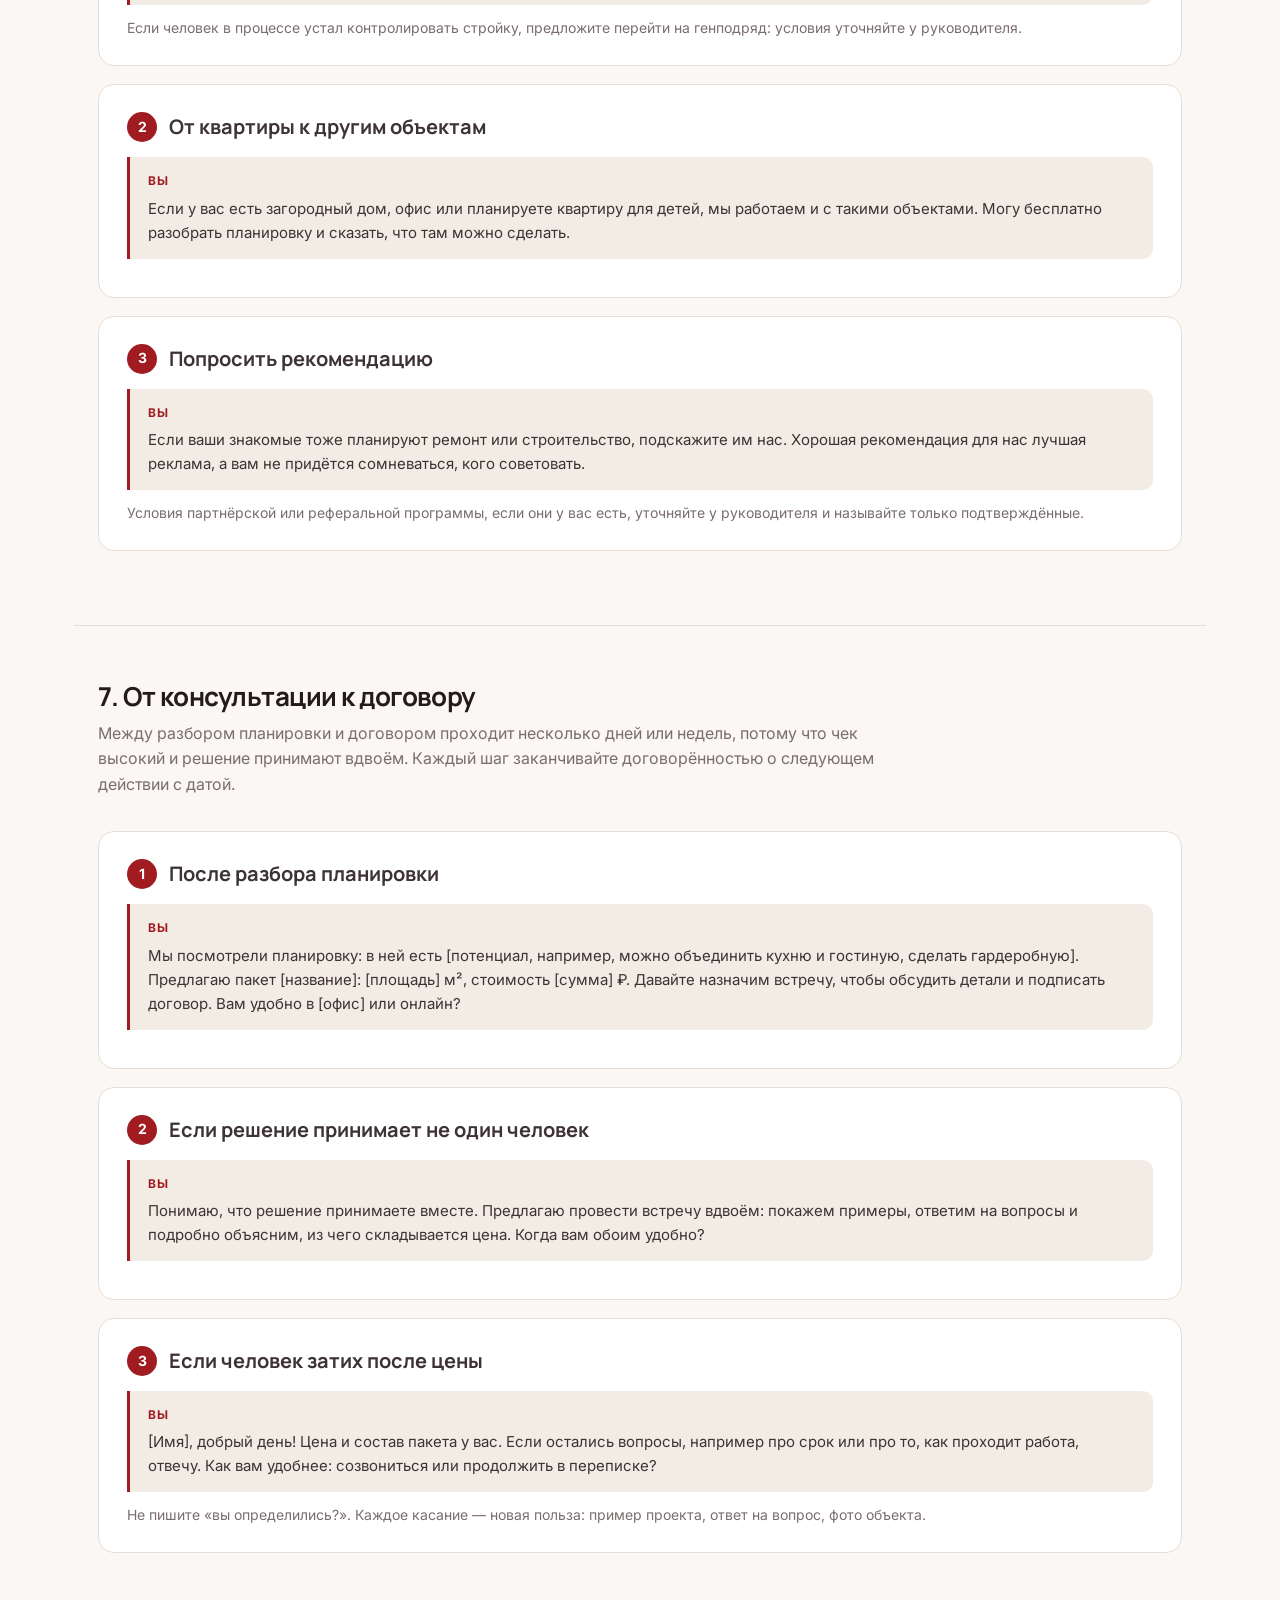
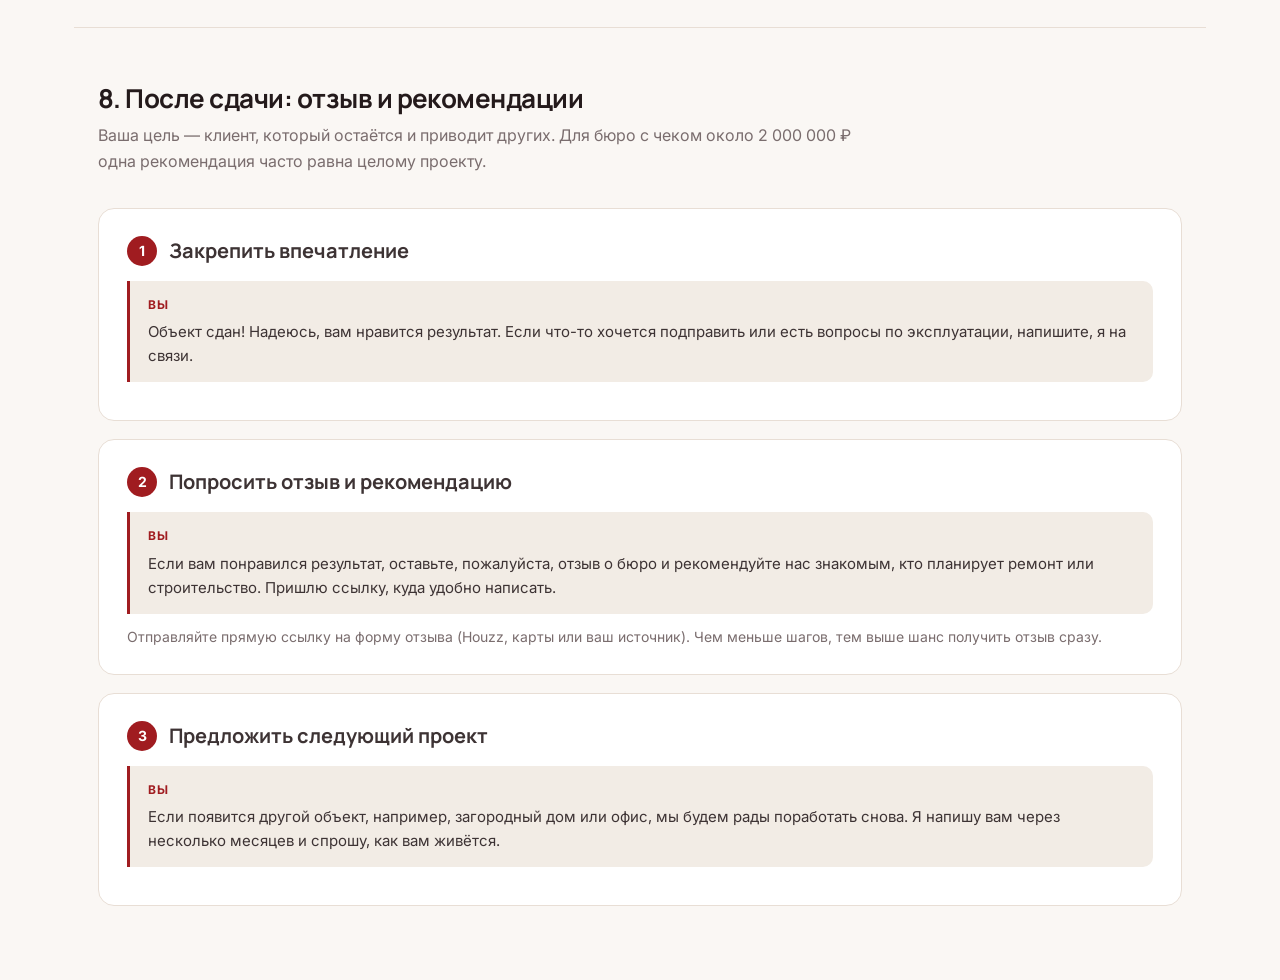
<file: scripts.html>
<!DOCTYPE html>
<html lang="ru">
<head>
<meta charset="UTF-8">
<meta name="viewport" content="width=device-width, initial-scale=1.0">
<title>Скрипты продаж — FACE HOME</title>
<meta name="robots" content="noindex">
<link rel="icon" href="img/favicon.svg" type="image/svg+xml">
<link rel="preconnect" href="https://fonts.googleapis.com">
<link rel="preconnect" href="https://fonts.gstatic.com" crossorigin>
<link href="https://fonts.googleapis.com/css2?family=Manrope:wght@500;600;700;800&family=Inter:wght@400;500;600;700&display=swap" rel="stylesheet">
<link rel="stylesheet" href="styles.css">
<link rel="stylesheet" href="materials.css">
</head>
<body>

<div class="doc-bar">
  <div class="doc-bar__inner">
    <a href="index.html" class="doc-bar__back">← <span>Назад на сайт</span></a>
    <div class="doc-actions-wrap doc-bar__actions">
      <a href="materials.html" class="btn btn--outline">Все материалы</a>
    </div>
  </div>
</div>

<div class="container">

  <section class="doc-hero">
    <p class="section-tag">Материал 1 из 3</p>
    <h1>Скрипты продаж: от заявки на разбор планировки до договора на проект</h1>
    <p class="doc-hero__lead">Человек, оставивший заявку, обычно знает, что хочет «красивый ремонт», но не понимает, с чего начать, сколько это стоит и кому доверить стройку. Ваша сила: бюро ведёт объект от идеи до ключей, у него есть собственное строительное подразделение, а входной шаг бесплатный. Здесь слова для каждого этапа: первый контакт, вопросы про объект, цена по пакетам, возражения, допродажа, договор и работа после сдачи. Всё рассчитано на аудиторию 35–65 лет, которая ценит спокойный тон, конкретику и отсутствие давления.</p>
    <nav class="toc">
      <a href="#first">Первый контакт</a>
      <a href="#qualify">Вопросы про объект</a>
      <a href="#price">Цена и пакеты</a>
      <a href="#expensive">«Дорого»</a>
      <a href="#objections">Другие возражения</a>
      <a href="#upsell">Допродажа</a>
      <a href="#close">Договор</a>
      <a href="#after">После сдачи</a>
    </nav>
  </section>

  <section class="doc-section" id="first">
    <h2>1. Первый контакт после заявки</h2>
    <p class="doc-section__lead">Отвечайте в течение 15 минут, пока человек думает о ремонте. Пишите в мессенджер, который он выбрал в форме: звонок с незнакомого номера многие пропускают. Цель первого сообщения: показать, что заявку прочитали, и предложить бесплатный разбор планировки.</p>
    <div class="card">
      <div class="card__head"><span class="card__step">1</span><p class="card__title">Сообщение в мессенджере</p></div>
      <div class="say"><span class="say__who">Вы</span>Здравствуйте, [имя]! Меня зовут [имя], архитектурное бюро FACE HOME. Вы оставили заявку на разбор планировки. Подскажите, пожалуйста, что за объект: квартира, дом или офис, какая площадь и на каком этапе вы находитесь, например, получили ключи или ещё выбираете? Пришлите планировку, если она есть: я посмотрю и расскажу, какой у неё потенциал.</div>
      <p class="card__note">Ссылайтесь на данные из формы (тип объекта, площадь, этап): человек видит, что заявку прочитали, и не пишет всё заново. Цену называйте после того, как поймёте задачу.</p>
    </div>
    <div class="card">
      <div class="card__head"><span class="card__step">2</span><p class="card__title">Если не отвечает</p></div>
      <div class="say"><span class="say__who">Вы</span>[Имя], это [ваше имя] из бюро FACE HOME. Пишу по вашей заявке на разбор планировки. Если сейчас неудобно, подскажите, когда лучше связаться. Могу сразу прислать пример разбора планировки, чтобы вы посмотрели в удобное время.</div>
      <p class="card__note">Минимум три касания за три дня: сразу, на следующий день, через три дня. Каждое с новой пользой (пример разбора, проект из портфолио), а не «вы там как?».</p>
    </div>
  </section>

  <section class="doc-section" id="qualify">
    <h2>2. Вопросы про объект перед расчётом</h2>
    <p class="doc-section__lead">Цена и пакет зависят от площади, типа объекта и того, кто будет строить. Спрашивайте мягко, по порядку, а не анкетой: человек не обязан знать профессиональные термины.</p>
    <div class="card">
      <div class="card__head"><span class="card__step">1</span><p class="card__title">Что за объект и какая площадь</p></div>
      <div class="say"><span class="say__who">Вы</span>Расскажите, пожалуйста, об объекте: новостройка или вторичка, общая площадь, сколько человек будут жить. Если есть планировка, пришлите, я посмотрю до разговора.</div>
    </div>
    <div class="card">
      <div class="card__head"><span class="card__step">2</span><p class="card__title">Что хочет получить</p></div>
      <div class="say"><span class="say__who">Вы</span>Какой образ дома вам близок? Многим нравятся классика с современными акцентами, кому-то ближе минимализм. Если есть примеры, которые понравились, пришлите, мы поймём вкус без долгих описаний.</div>
      <p class="card__note">Просите примеры вместо описаний: человеку проще показать, чем рассказать. Не спорьте с его вкусом, сначала задавайте уточняющие вопросы.</p>
    </div>
    <div class="card">
      <div class="card__head"><span class="card__step">3</span><p class="card__title">Кто будет строить</p></div>
      <div class="say"><span class="say__who">Вы</span>Как вы планируете реализовывать проект: у вас есть свои подрядчики, или хотелось бы, чтобы мы взяли ремонт на себя и сдали готовый дом? От этого зависит пакет: только проект, проект с надзором или генподряд.</div>
      <p class="card__note">Это определяет пакет и итоговую цену. Если человек не знает, объясните коротко разницу, подробности ниже в разделе «Цена и пакеты».</p>
    </div>
    <div class="card">
      <div class="card__head"><span class="card__step">4</span><p class="card__title">Срок и бюджет</p></div>
      <div class="say"><span class="say__who">Вы</span>К какому сроку вы хотели бы въехать? И есть ли у вас ориентир по бюджету на ремонт? Задача проекта: ответить, что и в какие сроки вы получите именно в рамках вашего бюджета.</div>
    </div>
    <div class="tip">
      <strong>Заявка считается качественной, когда понятны тип объекта, площадь, этап и кто будет строить.</strong> Отмечайте это отдельным статусом: так вы видите реальное число клиентов, а не просто число заявок. При ваших 3–5 клиентах в месяц это главный показатель.
    </div>
  </section>

  <section class="doc-section" id="price">
    <h2>3. Цена и пакеты: как назвать без сюрпризов</h2>
    <p class="doc-section__lead">Главные страхи: «стройка выйдет за бюджет», «проект окажется нереализуемым» и «придётся самому бегать между дизайнером и бригадой». Поэтому называйте цену по пакетам, объясняйте, что в неё входит, и сразу показывайте, как бюро снимает эти страхи.</p>
    <div class="grid-2">
      <div class="card">
        <span class="tag">Человек спрашивает цену</span>
        <div class="say"><span class="say__who">Вы</span>Стоимость зависит от пакета. Дизайн-проект стоит 3 500 ₽ за квадратный метр общей площади: для объекта [площадь] м² это [сумма] ₽. Если нужен контроль архитектора на стройке, добавляется авторский надзор 1 000 ₽ за м² в месяц. А если хотите не вникать в ремонт, берём объект «под ключ»: проект плюс сметная стоимость работ. Какой вариант вам ближе?</div>
      </div>
      <div class="card">
        <span class="tag">Человек просит «подешевле»</span>
        <div class="say"><span class="say__who">Вы</span>Давайте посмотрим, где можно сэкономить без потери результата. Например, если у вас есть надёжные подрядчики, достаточно пакета «Проект»: вы платите только за проект и сами контролируете стройку. Либо добавим только авторский надзор. Что вам удобнее?</div>
      </div>
    </div>
    <div class="card" style="margin-top:18px">
      <span class="tag">Прайс для быстрого ответа</span>
      <ul class="ul">
        <li>Пакет «Проект» — 3 500 ₽ за 1 м² общей площади (планировка, 3D, чертежи, ведомости материалов и комплектации)</li>
        <li>Пакет «Проект+ Авторский надзор» — 3 500 ₽ за м² за проект плюс 1 000 ₽ за м² надзора в месяц, оплата за каждый месяц работ</li>
        <li>Пакет «Генподряд» — 3 500 ₽ за м² за проект плюс сметная стоимость ремонтно-отделочных работ, надзор отдельно не оплачивается</li>
        <li>Дизайн-проект офиса — от 2 000 ₽ за м²</li>
        <li>Строительство — цена договорная, зависит от проекта</li>
        <li>Проекты больших площадей, например от 2 000 м², — отдельный ценовой диапазон</li>
      </ul>
      <p class="card__note">Цены взяты из вашего брифа и с сайта бюро. Если какие-то условия меняются (например, размер надзора или цена офиса), обновляйте этот список в первую очередь.</p>
    </div>
    <div class="card">
      <span class="tag">Как объяснить разницу между пакетами</span>
      <div class="say"><span class="say__who">Вы</span>«Проект» — это документы, по которым любой подрядчик построит интерьер: планировка, 3D, чертежи и ведомости. «Проект+» — те же документы плюс наш архитектор регулярно приезжает на объект и проверяет, что подрядчики делают по проекту. «Генподряд» — мы делаем всё сами: проект, ремонт нашим строительным подразделением, закупки и комплектацию. Вы приходите на готовый дом.</div>
      <p class="card__note">Не навязывайте генподряд сразу. Спросите, кто будет строить, и предложите подходящий пакет. Для аудитории 35–65 лет «под ключ» часто и есть главный довод, но выбор должен быть за человеком.</p>
    </div>
  </section>

  <section class="doc-section" id="expensive">
    <h2>4. Возражение «дорого» и «у других дешевле»</h2>
    <p class="doc-section__lead">В ремонте цену часто сравнивают без учёта состава и ответственности. Ваша задача: не сбрасывать цену, а показать, за что человек платит и чем рискует при схеме «дизайнер отдельно, бригада отдельно».</p>
    <div class="card">
      <p class="card__title">«У других дешевле»</p>
      <div class="say say--client"><span class="say__who">Клиент</span>Другой дизайнер делает проект за 1 500 рублей за метр.</div>
      <div class="say"><span class="say__who">Вы</span>Понимаю, цена важна. Давайте сравним по составу: входят ли 3D-визуализации, строительные чертежи и ведомости материалов и комплектации, кто контролирует, что построено так, как нарисовано, и есть ли за этим собственная стройка. У нас проектировщики строящие, а не только рисующие, поэтому проект реализуем в вашем бюджете и без переделок.</div>
      <p class="card__note">Не критикуйте конкурентов. Предложите сравнить на равных: что входит в цену и кто отвечает за результат. Дёшево обычно получается, когда нет чертежей или нет контроля на стройке.</p>
    </div>
    <div class="card">
      <p class="card__title">«Слишком дорого для моего бюджета»</p>
      <div class="say say--client"><span class="say__who">Клиент</span>Для нашего бюджета это слишком дорого.</div>
      <div class="say"><span class="say__who">Вы</span>Давайте разберёмся, что подходит именно вам. Если вы готовы сами контролировать стройку, возможно, хватит пакета «Проект»: вы платите только за проект, а ремонт делаете своими подрядчиками. Задача нашего проекта ответить, что и в какие сроки вы получите в рамках вашего бюджета, поэтому мы сразу ориентируемся на ваши цифры.</div>
      <p class="card__note">Предложите не скидку, а более простой пакет. Не снижайте стоимость пакета без согласования с руководителем.</p>
    </div>
    <div class="card">
      <p class="card__title">«Дизайнер отдельно, бригада отдельно — выйдет дешевле»</p>
      <div class="say say--client"><span class="say__who">Клиент</span>Мы наймём дизайнера и бригаду отдельно, так дешевле.</div>
      <div class="say"><span class="say__who">Вы</span>Такая схема работает, если вы готовы стать координатором: ездить на объект, согласовывать каждое решение и разбираться, кто виноват, если построено иначе. Мы берём это на себя: ответственность и результат остаются в одних руках. Если всё же хотите работать со своей бригадой, предложим пакет «Проект+»: наш архитектор будет проверять стройку на объекте.</div>
      <p class="card__note">Не доказывайте, что схема «в разнобой» невозможна. Покажите, что у неё есть цена: время и нервы заказчика.</p>
    </div>
    <div class="tip">
      <strong>Правило трёх шагов на «дорого»:</strong> согласитесь («понимаю»), переведите на сравнение по составу и рискам («давайте сравним») и предложите действие («посчитаю под ваш объект»). Новую скидку первой не называйте.
    </div>
  </section>

  <section class="doc-section" id="objections">
    <h2>5. Другие возражения</h2>
    <p class="doc-section__lead">Сомнения, которые вы будете слышать чаще всего. Отвечайте спокойно, фактами и без давления.</p>
    <div class="card">
      <p class="card__title">«Я подумаю»</p>
      <div class="say say--client"><span class="say__who">Клиент</span>Спасибо, мне нужно подумать.</div>
      <div class="say"><span class="say__who">Вы</span>Конечно, это серьёзное решение. Чтобы было о чём думать конкретно, оставлю в переписке пакет, цену и состав проекта. Когда мне удобно вернуться к разговору: завтра или через пару дней?</div>
      <p class="card__note">Зафиксируйте дату следующего касания. «Подумаю» без даты — потерянная заявка.</p>
    </div>
    <div class="card">
      <p class="card__title">«А вы сами строите или только рисуете?»</p>
      <div class="say say--client"><span class="say__who">Клиент</span>А строите вы тоже или только проект делаете?</div>
      <div class="say"><span class="say__who">Вы</span>И то и другое. У бюро есть собственное строительное подразделение: мы проектируем, строим и сдаём готовые к жизни пространства. Если вы хотите, чтобы строил кто-то другой, сделаем только проект или проект с надзором.</div>
      
    </div>
    <div class="card">
      <p class="card__title">«Боюсь, что смета разрастётся»</p>
      <div class="say say--client"><span class="say__who">Клиент</span>Боюсь, что ремонт выйдет в два раза дороже.</div>
      <div class="say"><span class="say__who">Вы</span>Этот страх понятен: именно поэтому мы определяем в проекте, что и в какие сроки вы получите в рамках вашего бюджета, и считаем смету до начала работ. Все вопросы по ходу стройки мы решаем сами, придерживаясь концепции, поэтому нет переделок, которые раздувают расходы.</div>
      <p class="card__note">Не обещайте «ровно по смете без изменений». Говорите про то, что смета считается до старта и вопросы решаются в рамках концепции.</p>
    </div>
    <div class="card">
      <p class="card__title">«Я ещё не получил ключи / не определился с квартирой»</p>
      <div class="say say--client"><span class="say__who">Клиент</span>Ключей ещё нет, рано обсуждать.</div>
      <div class="say"><span class="say__who">Вы</span>Как раз удобно начать заранее. Разбор планировки бесплатный: по ней мы покажем, какие перегородки можно сдвинуть, где уместить гардеробную и что учесть до покупки или перед приёмкой. Так вы сэкономите время, когда получите ключи.</div>
      <p class="card__note">Новостройка до ключей — хороший момент для разбора планировки и первого контакта, потому что через месяц человеку понадобится проект.</p>
    </div>
    <div class="card">
      <p class="card__title">«Как понять, что проект будет в моём стиле?»</p>
      <div class="say say--client"><span class="say__who">Клиент</span>Откуда я знаю, что мне понравится?</div>
      <div class="say"><span class="say__who">Вы</span>Мы начинаем с разговора о вашем вкусе, привычках и образе жизни, а потом показываем планировочное решение и 3D-визуализации ещё до начала ремонта. Вы видите результат заранее и можете корректировать. Посмотрите наши проекты на сайте: если близки по духу, это хороший знак.</div>
      
    </div>
  </section>

  <section class="doc-section" id="upsell">
    <h2>6. Как продать следующий проект и расширить заказ</h2>
    <p class="doc-section__lead">Клиент с одной квартирой часто возвращается с домом, офисом или квартирой для детей. Ваш рост: расширить пакет внутри текущего заказа и получить рекомендации.</p>
    <div class="card">
      <div class="card__head"><span class="card__step">1</span><p class="card__title">От проекта к надзору и генподряду</p></div>
      <div class="say"><span class="say__who">Вы</span>Раз вы будете строить своими подрядчиками, предлагаю добавить авторский надзор: наш архитектор будет приезжать на объект и проверять, что делают по проекту. Это 1 000 ₽ за м² в месяц, и вы избавлены от споров, «как было задумано».</div>
      <p class="card__note">Если человек в процессе устал контролировать стройку, предложите перейти на генподряд: условия уточняйте у руководителя.</p>
    </div>
    <div class="card">
      <div class="card__head"><span class="card__step">2</span><p class="card__title">От квартиры к другим объектам</p></div>
      <div class="say"><span class="say__who">Вы</span>Если у вас есть загородный дом, офис или планируете квартиру для детей, мы работаем и с такими объектами. Могу бесплатно разобрать планировку и сказать, что там можно сделать.</div>
    </div>
    <div class="card">
      <div class="card__head"><span class="card__step">3</span><p class="card__title">Попросить рекомендацию</p></div>
      <div class="say"><span class="say__who">Вы</span>Если ваши знакомые тоже планируют ремонт или строительство, подскажите им нас. Хорошая рекомендация для нас лучшая реклама, а вам не придётся сомневаться, кого советовать.</div>
      <p class="card__note">Условия партнёрской или реферальной программы, если они у вас есть, уточняйте у руководителя и называйте только подтверждённые.</p>
    </div>
  </section>

  <section class="doc-section" id="close">
    <h2>7. От консультации к договору</h2>
    <p class="doc-section__lead">Между разбором планировки и договором проходит несколько дней или недель, потому что чек высокий и решение принимают вдвоём. Каждый шаг заканчивайте договорённостью о следующем действии с датой.</p>
    <div class="card">
      <div class="card__head"><span class="card__step">1</span><p class="card__title">После разбора планировки</p></div>
      <div class="say"><span class="say__who">Вы</span>Мы посмотрели планировку: в ней есть [потенциал, например, можно объединить кухню и гостиную, сделать гардеробную]. Предлагаю пакет [название]: [площадь] м², стоимость [сумма] ₽. Давайте назначим встречу, чтобы обсудить детали и подписать договор. Вам удобно в [офис] или онлайн?</div>
    </div>
    <div class="card">
      <div class="card__head"><span class="card__step">2</span><p class="card__title">Если решение принимает не один человек</p></div>
      <div class="say"><span class="say__who">Вы</span>Понимаю, что решение принимаете вместе. Предлагаю провести встречу вдвоём: покажем примеры, ответим на вопросы и подробно объясним, из чего складывается цена. Когда вам обоим удобно?</div>
    </div>
    <div class="card">
      <div class="card__head"><span class="card__step">3</span><p class="card__title">Если человек затих после цены</p></div>
      <div class="say"><span class="say__who">Вы</span>[Имя], добрый день! Цена и состав пакета у вас. Если остались вопросы, например про срок или про то, как проходит работа, отвечу. Как вам удобнее: созвониться или продолжить в переписке?</div>
      <p class="card__note">Не пишите «вы определились?». Каждое касание — новая польза: пример проекта, ответ на вопрос, фото объекта.</p>
    </div>
  </section>

  <section class="doc-section" id="after">
    <h2>8. После сдачи: отзыв и рекомендации</h2>
    <p class="doc-section__lead">Ваша цель — клиент, который остаётся и приводит других. Для бюро с чеком около 2 000 000 ₽ одна рекомендация часто равна целому проекту.</p>
    <div class="card">
      <div class="card__head"><span class="card__step">1</span><p class="card__title">Закрепить впечатление</p></div>
      <div class="say"><span class="say__who">Вы</span>Объект сдан! Надеюсь, вам нравится результат. Если что-то хочется подправить или есть вопросы по эксплуатации, напишите, я на связи.</div>
    </div>
    <div class="card">
      <div class="card__head"><span class="card__step">2</span><p class="card__title">Попросить отзыв и рекомендацию</p></div>
      <div class="say"><span class="say__who">Вы</span>Если вам понравился результат, оставьте, пожалуйста, отзыв о бюро и рекомендуйте нас знакомым, кто планирует ремонт или строительство. Пришлю ссылку, куда удобно написать.</div>
      <p class="card__note">Отправляйте прямую ссылку на форму отзыва (Houzz, карты или ваш источник). Чем меньше шагов, тем выше шанс получить отзыв сразу.</p>
    </div>
    <div class="card">
      <div class="card__head"><span class="card__step">3</span><p class="card__title">Предложить следующий проект</p></div>
      <div class="say"><span class="say__who">Вы</span>Если появится другой объект, например, загородный дом или офис, мы будем рады поработать снова. Я напишу вам через несколько месяцев и спрошу, как вам живётся.</div>
    </div>
  </section>

</div>

<script src="script.js"></script>
</body>
</html>
</file>
<file: styles.css>
:root {
  --clr-bg: #faf7f4;
  --clr-bg-alt: #f2ece5;
  --clr-surface: #ffffff;
  --clr-ink: #241a1b;
  --clr-text: #3d3334;
  --clr-text-soft: #7a6d6e;
  --clr-line: #e8ded5;
  --clr-accent: #a01c20;
  --clr-accent-dark: #750000;
  --clr-accent-soft: #f8e6e5;
  --clr-warm: #c9a15a;
  --clr-warm-dark: #7d5a1e;
  --clr-sand: #f1e9e0;
  --clr-sand-2: #f8f3ee;
  --radius: 16px;
  --shadow: 0 18px 44px rgba(20, 30, 25, 0.09);
  --ff-head: 'Manrope', 'Inter', sans-serif;
  --ff-body: 'Inter', sans-serif;
}

* { box-sizing: border-box; margin: 0; padding: 0; }
html { scroll-behavior: smooth; }
body {
  font-family: var(--ff-body);
  background: var(--clr-bg);
  color: var(--clr-text);
  line-height: 1.6;
  -webkit-font-smoothing: antialiased;
}
img { max-width: 100%; display: block; }
a { color: inherit; text-decoration: none; }
ul { list-style: none; }
h1, h2, h3, h4 { font-family: var(--ff-head); font-weight: 700; color: var(--clr-ink); line-height: 1.1; letter-spacing: -0.02em; }
.container { max-width: 1180px; margin: 0 auto; padding: 0 24px; }
section { padding: 92px 0; }
.section-tag {
  display: inline-block;
  font-size: 12px;
  font-weight: 700;
  letter-spacing: 0.16em;
  text-transform: uppercase;
  color: var(--clr-accent-dark);
  margin-bottom: 16px;
}
.section-tag::before { content: ''; display: inline-block; width: 28px; height: 2px; background: var(--clr-accent); vertical-align: middle; margin-right: 12px; }
.section-title { font-size: 34px; max-width: 800px; margin-bottom: 16px; }
.section-lead { font-size: 17px; color: var(--clr-text-soft); max-width: 720px; margin-bottom: 48px; }

/* Buttons */
.btn {
  display: inline-flex;
  align-items: center;
  justify-content: center;
  gap: 8px;
  font-family: var(--ff-body);
  font-weight: 600;
  font-size: 15px;
  padding: 15px 28px;
  border-radius: 999px;
  border: 1px solid transparent;
  cursor: pointer;
  transition: all 0.2s ease;
  white-space: nowrap;
}
.btn--primary { background: var(--clr-accent); color: #fff; }
.btn--primary:hover { background: var(--clr-accent-dark); }
.btn--dark { background: var(--clr-ink); color: #fff; }
.btn--dark:hover { background: var(--clr-accent-dark); }
.btn--outline { background: transparent; border-color: var(--clr-ink); color: var(--clr-ink); }
.btn--outline:hover { background: var(--clr-ink); color: #fff; }
.btn--block { width: 100%; }

/* Header */
.header {
  position: sticky;
  top: 0;
  z-index: 100;
  background: rgba(250, 247, 244, 0.92);
  backdrop-filter: blur(12px);
  border-bottom: 1px solid transparent;
  transition: border-color 0.2s ease, box-shadow 0.2s ease;
}
.header.scrolled { border-bottom-color: var(--clr-line); box-shadow: 0 6px 24px rgba(20, 30, 25, 0.05); }
.header__inner { display: flex; align-items: center; justify-content: space-between; gap: 24px; min-width: 0; padding: 12px 24px; max-width: 1180px; margin: 0 auto; }
.logo { display: flex; align-items: center; flex-shrink: 0; }
.logo { gap: 10px; }
.logo svg { height: 40px; width: 40px; flex: none; }
.logo__t { font-family: var(--ff-head); font-weight: 800; font-size: 17px; letter-spacing: -0.02em; color: var(--clr-ink); line-height: 1.05; }
.logo__t em { font-style: normal; color: var(--clr-accent); }
.logo__t small { display: block; font-family: var(--ff-body); font-size: 10px; font-weight: 600; letter-spacing: 0.14em; text-transform: uppercase; color: var(--clr-text-soft); margin-top: 3px; }
.nav { display: flex; align-items: center; gap: 28px; }
.nav a { white-space: nowrap; font-size: 14px; font-weight: 500; color: var(--clr-text); transition: color 0.2s ease; }
.nav a:hover { color: var(--clr-accent); }
.header__right { display: flex; align-items: center; gap: 18px; flex-shrink: 0; }
.header__phone { font-weight: 600; font-size: 15px; white-space: nowrap; }
.burger { display: none; width: 42px; height: 42px; border: 1px solid var(--clr-line); background: var(--clr-surface); border-radius: 12px; cursor: pointer; position: relative; flex: none; }
.burger span, .burger::before, .burger::after { content: ''; position: absolute; left: 11px; right: 11px; height: 2px; background: var(--clr-ink); border-radius: 2px; transition: all 0.2s ease; }
.burger::before { top: 14px; }
.burger span { top: 20px; }
.burger::after { top: 26px; }
.burger.is-open::before { top: 20px; transform: rotate(45deg); }
.burger.is-open span { opacity: 0; }
.burger.is-open::after { top: 20px; transform: rotate(-45deg); }

/* Hero */
.hero { padding: 56px 0 80px; position: relative; overflow: hidden; }
.hero__grid { display: grid; grid-template-columns: 1.05fr 0.95fr; gap: 56px; align-items: center; position: relative; }
.hero h1 { font-size: 46px; margin-bottom: 24px; font-weight: 800; }
.hero h1 em { font-style: normal; color: var(--clr-accent); }
.hero__lead { font-size: 18px; color: var(--clr-text-soft); max-width: 560px; margin-bottom: 34px; }
.hero__cta { display: flex; flex-wrap: wrap; gap: 14px; margin-bottom: 36px; }
.hero__chips { display: flex; flex-wrap: wrap; gap: 10px; }
.chip { font-size: 13px; font-weight: 600; padding: 8px 16px; border-radius: 999px; border: 1px solid var(--clr-line); background: var(--clr-surface); color: var(--clr-text); }
.hero__visual { position: relative; }
.hero__photo { border-radius: 24px; overflow: hidden; box-shadow: var(--shadow); aspect-ratio: 4 / 4.4; background: var(--clr-bg-alt); }
.hero__photo img { width: 100%; height: 100%; object-fit: cover; }
.hero__card {
  position: absolute;
  left: -36px; bottom: 28px;
  width: 300px;
  background: var(--clr-surface);
  border: 1px solid var(--clr-line);
  border-radius: 18px;
  padding: 22px 22px 20px;
  box-shadow: var(--shadow);
}
.hero__card .hero__card-tag { font-size: 11px; font-weight: 700; letter-spacing: 0.14em; text-transform: uppercase; color: var(--clr-accent-dark); margin-bottom: 8px; }
.hero__card h3 { font-size: 19px; margin-bottom: 8px; line-height: 1.15; }
.hero__card p { font-size: 13.5px; color: var(--clr-text-soft); margin-bottom: 14px; }
.hero__card .btn { padding: 11px 20px; font-size: 14px; }

/* Stats */
.stats { padding: 0; }
.stats__row { display: grid; grid-template-columns: repeat(4, 1fr); border: 1px solid var(--clr-line); border-radius: var(--radius); background: var(--clr-surface); overflow: hidden; }
.stat { padding: 28px 26px; border-left: 1px solid var(--clr-line); }
.stat:first-child { border-left: none; }
.stat b { display: block; font-family: var(--ff-head); font-size: 36px; font-weight: 800; color: var(--clr-accent); line-height: 1; margin-bottom: 8px; }
.stat span { font-size: 14px; color: var(--clr-text-soft); }

/* Pain / solution */
.alt { background: var(--clr-bg-alt); }
.versus { display: grid; grid-template-columns: 1fr 1fr; gap: 22px; }
.versus__col { background: var(--clr-surface); border: 1px solid var(--clr-line); border-radius: 20px; padding: 34px 32px; }
.versus__col--good { border-color: var(--clr-ink); }
.versus__col .versus__label { font-size: 12px; font-weight: 700; letter-spacing: 0.14em; text-transform: uppercase; color: var(--clr-text-soft); margin-bottom: 8px; }
.versus__col--good .versus__label { color: var(--clr-accent-dark); }
.versus__col h3 { font-size: 25px; margin-bottom: 20px; }
.versus__col li { position: relative; padding: 12px 0 12px 30px; border-top: 1px solid var(--clr-line); font-size: 15px; }
.versus__col li:first-child { border-top: none; }
.versus__col li::before { content: '×'; position: absolute; left: 2px; top: 10px; font-size: 22px; line-height: 1.3; color: #b0b0b6; }
.versus__col--good li::before { content: '✓'; font-size: 16px; top: 13px; color: var(--clr-accent); font-weight: 700; }

/* Services */
.srv-grid { display: grid; grid-template-columns: repeat(4, 1fr); gap: 18px; }
.srv { background: var(--clr-surface); border: 1px solid var(--clr-line); border-radius: var(--radius); overflow: hidden; display: flex; flex-direction: column; transition: transform 0.2s ease, box-shadow 0.2s ease, border-color 0.2s ease; }
.srv:hover { transform: translateY(-4px); box-shadow: var(--shadow); border-color: var(--clr-ink); }
.srv__img { aspect-ratio: 16 / 10; overflow: hidden; background: var(--clr-bg-alt); }
.srv__img img { width: 100%; height: 100%; object-fit: cover; }
.srv__body { padding: 22px 20px 26px; display: flex; flex-direction: column; flex: 1; }
.srv .srv__price { flex: none; font-size: 12px; font-weight: 700; letter-spacing: 0.1em; text-transform: uppercase; color: var(--clr-accent-dark); margin-bottom: 8px; }
.srv h3 { font-size: 21px; margin-bottom: 10px; }
.srv p { font-size: 14px; color: var(--clr-text-soft); flex: 1; }
.srv ul { margin-top: 14px; }
.srv li { font-size: 14px; padding: 4px 0 4px 22px; position: relative; }
.srv li::before { content: ''; position: absolute; left: 0; top: 13px; width: 10px; height: 2px; background: var(--clr-accent); }

/* Pricing */
.price-block { margin-bottom: 44px; }
.price-block h3 { font-size: 30px; margin-bottom: 6px; }
.price-block > p { color: var(--clr-text-soft); font-size: 15px; margin-bottom: 20px; }
.tariffs { display: grid; grid-template-columns: repeat(3, 1fr); gap: 18px; }
.tariff { background: var(--clr-surface); border: 1px solid var(--clr-line); border-radius: var(--radius); padding: 28px 26px; display: flex; flex-direction: column; position: relative; }
.tariff--hit { border-color: var(--clr-ink); box-shadow: var(--shadow); }
.tariff__badge { position: absolute; top: -12px; left: 24px; background: var(--clr-accent); color: #fff; font-size: 11px; font-weight: 700; letter-spacing: 0.1em; text-transform: uppercase; padding: 5px 12px; border-radius: 999px; }
.tariff .tariff__name { font-family: var(--ff-head); font-size: 26px; font-weight: 500; color: var(--clr-ink); margin-bottom: 6px; }
.tariff .tariff__price { font-family: var(--ff-head); font-size: 38px; font-weight: 500; color: var(--clr-accent); line-height: 1; margin-bottom: 4px; }
.tariff .tariff__price small { font-size: 16px; color: var(--clr-text-soft); font-weight: 400; }
.tariff .tariff__unit { font-size: 13px; color: var(--clr-text-soft); margin-bottom: 16px; }
.tariff p { font-size: 14.5px; color: var(--clr-text-soft); }
.tariff .tariff__name { font-size: 26px; color: var(--clr-ink); }
.price-note { font-size: 13.5px; color: var(--clr-text-soft); background: var(--clr-surface); border: 1px dashed var(--clr-line); border-radius: 12px; padding: 14px 18px; margin-top: 18px; }
.price-note b { color: var(--clr-ink); }
.furniture-row { display: flex; align-items: center; justify-content: space-between; gap: 24px; background: var(--clr-ink); color: #fff; border-radius: 20px; padding: 32px 36px; }
.furniture-row h3 { color: #fff; font-size: 24px; margin-bottom: 6px; }
.furniture-row p { color: #d9cbbf; font-size: 15px; max-width: 640px; }

/* Offers */
.offer-grid { display: grid; grid-template-columns: repeat(3, 1fr); gap: 20px; }
.offer-card { background: var(--clr-surface); border: 1px solid var(--clr-line); border-radius: var(--radius); padding: 30px 28px; }
.offer-card__num { font-family: var(--ff-head); font-size: 38px; color: var(--clr-accent); line-height: 1; margin-bottom: 14px; font-weight: 800; }
.offer-card h3 { font-size: 20px; margin-bottom: 10px; }
.offer-card p { font-size: 15px; color: var(--clr-text-soft); }
.offer-card--gift { background: var(--clr-accent-soft); border-color: transparent; }

/* Steps */
.steps { display: grid; grid-template-columns: repeat(3, 1fr); gap: 20px; }
.step { background: var(--clr-surface); border: 1px solid var(--clr-line); border-radius: var(--radius); padding: 28px 26px; }
.step__n { display: inline-flex; width: 42px; height: 42px; align-items: center; justify-content: center; border-radius: 50%; background: var(--clr-ink); color: #fff; font-weight: 700; font-size: 15px; margin-bottom: 18px; }
.step h3 { font-size: 20px; margin-bottom: 10px; }
.step p { font-size: 14.5px; color: var(--clr-text-soft); }
.terms { margin-top: 22px; font-size: 14.5px; color: var(--clr-text-soft); background: var(--clr-surface); border-left: 3px solid var(--clr-accent); border-radius: 0 12px 12px 0; padding: 16px 20px; }

/* Portfolio */
.gallery { display: grid; grid-template-columns: repeat(12, 1fr); grid-auto-rows: 200px; gap: 14px; }
.gallery figure { border-radius: 16px; overflow: hidden; background: var(--clr-bg-alt); }
.gallery img { width: 100%; height: 100%; object-fit: cover; transition: transform 0.5s ease; }
.gallery figure:hover img { transform: scale(1.04); }
.g1 { grid-column: span 7; grid-row: span 2; }
.g2 { grid-column: span 5; }
.g3 { grid-column: span 5; }
.g4 { grid-column: span 4; grid-row: span 2; }
.g5 { grid-column: span 8; }
.g6 { grid-column: span 4; }
.g7 { grid-column: span 4; }

/* Partners */
.partners { display: grid; grid-template-columns: 1fr 1fr; gap: 40px; align-items: center; background: var(--clr-ink); border-radius: 24px; padding: 48px 48px; color: #fff; }
.partners .section-tag { color: #e3cfc8; }
.partners .section-tag::before { background: #e3cfc8; }
.partners h2 { color: #fff; font-size: 32px; margin-bottom: 14px; }
.partners p { color: #d9cbbf; font-size: 15.5px; }
.partners__list { display: grid; gap: 10px; }
.partners__list div { border: 1px solid #4a3d3e; border-radius: 12px; padding: 14px 18px; font-weight: 500; }
.partners .btn { margin-top: 22px; }

/* FAQ */
.faq { max-width: 860px; }
.faq__item { border-bottom: 1px solid var(--clr-line); }
.faq__item summary { list-style: none; cursor: pointer; padding: 24px 0; font-family: var(--ff-head); font-size: 19px; font-weight: 700; color: var(--clr-ink); display: flex; justify-content: space-between; gap: 20px; align-items: center; }
.faq__item summary::-webkit-details-marker { display: none; }
.faq__item summary::after { content: '+'; font-family: var(--ff-body); font-size: 26px; color: var(--clr-accent); flex: none; transition: transform 0.2s ease; }
.faq__item[open] summary::after { transform: rotate(45deg); }
.faq__item p { padding: 0 0 24px; color: var(--clr-text-soft); max-width: 720px; }

/* Contact */
.contact__grid { display: grid; grid-template-columns: 1fr 1fr; gap: 40px; align-items: start; }
.form { background: var(--clr-surface); border: 1px solid var(--clr-line); border-radius: 24px; padding: 38px 34px; box-shadow: var(--shadow); }
.form h3 { font-size: 28px; margin-bottom: 8px; }
.form__sub { color: var(--clr-text-soft); font-size: 15px; margin-bottom: 24px; }
.field { margin-bottom: 14px; }
.field label { display: block; font-size: 13px; font-weight: 600; margin-bottom: 6px; color: var(--clr-text); }
.field input, .field select, .field textarea {
  width: 100%;
  font-family: var(--ff-body);
  font-size: 15px;
  padding: 14px 16px;
  border: 1px solid var(--clr-line);
  border-radius: 12px;
  background: var(--clr-bg);
  color: var(--clr-ink);
  transition: border-color 0.2s ease;
}
.field input:focus, .field select:focus, .field textarea:focus { outline: none; border-color: var(--clr-accent); background: #fff; }
.field-row { display: grid; grid-template-columns: 1fr 1fr; gap: 14px; }
.form__agree { font-size: 12px; color: var(--clr-text-soft); margin-top: 14px; }
.form__agree a { color: var(--clr-accent-dark); text-decoration: underline; }
.contacts { display: grid; gap: 14px; }
.contact-card { display: flex; gap: 16px; align-items: flex-start; background: var(--clr-surface); border: 1px solid var(--clr-line); border-radius: 16px; padding: 20px 22px; }
.contact-card__icon { width: 44px; height: 44px; border-radius: 12px; background: var(--clr-accent-soft); color: var(--clr-accent-dark); display: flex; align-items: center; justify-content: center; flex: none; }
.contact-card__icon svg { width: 22px; height: 22px; }
.contact-card small { display: block; font-size: 12px; font-weight: 700; letter-spacing: 0.1em; text-transform: uppercase; color: var(--clr-text-soft); margin-bottom: 3px; }
.contact-card b { font-weight: 600; font-size: 16px; color: var(--clr-ink); }
.contact-card a:hover { color: var(--clr-accent); }
.map { border-radius: 16px; overflow: hidden; border: 1px solid var(--clr-line); }
.map iframe { display: block; width: 100%; height: 260px; border: 0; }

/* Footer */
.footer { padding: 44px 0; border-top: 1px solid var(--clr-line); font-size: 14px; color: var(--clr-text-soft); }
.footer__inner { display: flex; justify-content: space-between; align-items: center; gap: 20px; flex-wrap: wrap; }
.footer__links { display: flex; gap: 22px; flex-wrap: wrap; }
.footer a:hover { color: var(--clr-accent); }

/* FAB */
.fab { position: fixed; right: 20px; bottom: 20px; z-index: 90; display: flex; align-items: center; gap: 10px; padding: 14px 22px; background: var(--clr-accent); color: #fff; border-radius: 999px; font-weight: 600; font-size: 14px; box-shadow: 0 12px 30px rgba(160, 28, 32, 0.32); transition: background 0.2s ease; }
.fab:hover { background: var(--clr-accent-dark); }
.fab svg { width: 20px; height: 20px; }

/* Reveal */
.reveal { opacity: 0; transform: translateY(20px); transition: opacity 0.6s ease, transform 0.6s ease; }
.reveal.is-visible { opacity: 1; transform: none; }

/* Responsive */
@media (max-width: 1500px) {
  .header__phone { display: none; }
}
@media (max-width: 1180px) {
  .nav { gap: 18px; }
  .nav a { font-size: 13px; }
  .hero h1 { font-size: 40px; }
  .hero__card { left: -16px; }
}
@media (max-width: 1100px) {
  .burger { display: block; }
  .nav {
    position: absolute;
    top: 100%; left: 0; right: 0;
    flex-direction: column;
    align-items: flex-start;
    gap: 0;
    background: var(--clr-bg);
    border-bottom: 1px solid var(--clr-line);
    padding: 8px 24px 20px;
    display: none;
  }
  .nav.is-open { display: flex; }
  .nav a { padding: 14px 0; width: 100%; font-size: 16px; border-bottom: 1px solid var(--clr-line); }
  .header__phone { display: none; }
  .header__inner { position: relative; }
  .srv-grid, .offer-grid, .steps { grid-template-columns: repeat(2, 1fr); }
}
@media (max-width: 900px) {
  section { padding: 68px 0; }
  .section-title { font-size: 28px; }
  .hero { padding: 36px 0 60px; }
  .hero__grid, .contact__grid, .versus, .partners { grid-template-columns: 1fr; gap: 36px; }
  .hero h1 { font-size: 34px; }
  .hero__card { left: 16px; right: 16px; width: auto; bottom: 16px; }
  .stats__row { grid-template-columns: repeat(2, 1fr); }
  .stat:nth-child(3) { border-left: none; }
  .stat:nth-child(n+3) { border-top: 1px solid var(--clr-line); }
  .tariffs { grid-template-columns: 1fr; }
  .furniture-row { flex-direction: column; align-items: flex-start; }
  .gallery { grid-auto-rows: 150px; }
  .partners { padding: 34px 26px; }
}
@media (max-width: 560px) {
  .container, .header__inner { padding-left: 16px; padding-right: 16px; }
  .header .btn { display: none; }
  .hero h1 { font-size: 28px; }
  .section-title { font-size: 25px; }
  .srv-grid, .offer-grid, .steps { grid-template-columns: 1fr; }
  .field-row { grid-template-columns: 1fr; }
  .form { padding: 28px 20px; }
  .stat b { font-size: 34px; }
  .stat { padding: 22px 18px; }
  .versus__col { padding: 26px 22px; }
  .fab span { display: none; }
  .fab { padding: 15px; }
  .faq__item summary { font-size: 22px; }
  .hero__photo { aspect-ratio: 4 / 5; }
  .gallery { grid-template-columns: repeat(2, 1fr); grid-auto-rows: 140px; }
  .g1 { grid-column: span 2; grid-row: span 2; }
  .g2, .g3, .g6, .g7 { grid-column: span 1; grid-row: span 1; }
  .g5 { grid-column: span 2; grid-row: span 1; }
  .g4 { grid-column: span 1; grid-row: span 2; }
  .logo__t { font-size: 15px; }
  .logo svg { height: 34px; width: 34px; }
}

/* Правки 2: переносы, видео, подарки */
h1, h2, h3, .faq__item summary, .tariff__name { text-wrap: balance; }
.section-lead, .hero__lead, .price-block > p, .offer-card p, .faq__item p { text-wrap: pretty; }
.section-title { max-width: 900px; }
.section-lead b { color: var(--clr-ink); font-weight: 600; }
.offer-card h3 { font-size: 20px; }
.offer-card__for { margin-top: 12px; font-size: 13.5px; font-weight: 600; color: var(--clr-accent-dark); }
.offer-card__list li { position: relative; padding: 5px 0 5px 22px; font-size: 14.5px; color: var(--clr-text); }
.offer-card__list li::before { content: ''; position: absolute; left: 0; top: 15px; width: 10px; height: 2px; background: var(--clr-accent); }
.faq__item p + p { padding-top: 0; margin-top: -12px; }
.partners p + p { color: #fff; }

.videos { display: grid; grid-template-columns: repeat(3, 1fr); gap: 16px; margin-bottom: 18px; }
.video { background: var(--clr-surface); border: 1px solid var(--clr-line); border-radius: 16px; overflow: hidden; }
.video video { display: block; width: 100%; aspect-ratio: 16 / 10; background: #111; object-fit: cover; }
.video figcaption { padding: 12px 16px 14px; font-size: 14px; font-weight: 600; color: var(--clr-ink); }

@media (max-width: 1100px) {
  .srv-grid { grid-template-columns: repeat(2, 1fr); }
}
@media (max-width: 900px) {
  .videos { grid-template-columns: repeat(2, 1fr); }
}
@media (max-width: 560px) {
  .videos { grid-template-columns: 1fr; }
  .srv-grid { grid-template-columns: 1fr; }
}

/* Правки: ориентиры цен */
.tariffs--5 { grid-template-columns: repeat(5, 1fr); gap: 14px; }
.tariffs--5 .tariff { padding: 22px 18px; }
.tariffs--5 .tariff__name { font-size: 22px; }
.tariffs--5 .tariff__price { font-size: 28px; margin-bottom: 0; }
@media (max-width: 1100px) { .tariffs--5 { grid-template-columns: repeat(3, 1fr); } }
@media (max-width: 900px) { .tariffs--5 { grid-template-columns: repeat(2, 1fr); } }
@media (max-width: 560px) { .tariffs--5 { grid-template-columns: 1fr; } }

/* Гардеробная.онлайн: добавки */
.srv__img img { object-position: center; }
.srv--cta { background: var(--clr-ink); border-color: var(--clr-ink); color: #fff; justify-content: center; }
.srv--cta .srv__body { justify-content: center; }
.srv--cta h3 { color: #fff; }
.srv--cta p { color: #d9cbbf; flex: none; margin-bottom: 18px; }
.srv--cta .srv__price { color: #e3cfc8; }
.srv--cta:hover { border-color: var(--clr-accent); }

.ptable { width: 100%; border-collapse: collapse; background: var(--clr-surface); border: 1px solid var(--clr-line); border-radius: var(--radius); overflow: hidden; }
.ptable th, .ptable td { text-align: left; padding: 18px 22px; border-bottom: 1px solid var(--clr-line); font-size: 15px; vertical-align: top; }
.ptable th { font-size: 12px; font-weight: 700; letter-spacing: 0.12em; text-transform: uppercase; color: var(--clr-text-soft); background: var(--clr-bg); }
.ptable tr:last-child td { border-bottom: none; }
.ptable td:first-child { font-family: var(--ff-head); font-weight: 700; font-size: 18px; color: var(--clr-ink); white-space: nowrap; }
.ptable td:nth-child(2) { font-family: var(--ff-head); font-weight: 800; font-size: 18px; color: var(--clr-accent-dark); white-space: nowrap; }
.ptable td:last-child { color: var(--clr-text-soft); font-size: 14px; }

.included { display: grid; grid-template-columns: repeat(4, 1fr); gap: 14px; margin-bottom: 26px; }
.included div { background: var(--clr-accent-soft); border-radius: 14px; padding: 18px 20px; font-size: 14px; color: var(--clr-text); }
.included b { display: block; font-family: var(--ff-head); font-size: 17px; color: var(--clr-accent-dark); margin-bottom: 4px; }

.reviews { display: grid; grid-template-columns: repeat(3, 1fr); gap: 20px; }
.review { background: var(--clr-surface); border: 1px solid var(--clr-line); border-radius: var(--radius); padding: 28px 26px; display: flex; flex-direction: column; }
.review__stars { color: #b8873a; letter-spacing: 3px; font-size: 15px; margin-bottom: 12px; }
.review p { font-size: 14.5px; color: var(--clr-text); flex: 1; }
.review footer { margin-top: 16px; padding: 0; border: none; font-size: 13px; color: var(--clr-text-soft); }
.review footer b { color: var(--clr-ink); font-weight: 700; }
.reviews-note { margin-top: 18px; font-size: 14px; color: var(--clr-text-soft); }
.reviews-note a { color: var(--clr-accent-dark); text-decoration: underline; }

.hero__chips .chip--gift { background: var(--clr-accent-soft); border-color: transparent; color: var(--clr-accent-dark); }

@media (max-width: 1100px) {
  .reviews { grid-template-columns: repeat(2, 1fr); }
  .included { grid-template-columns: repeat(2, 1fr); }
}
@media (max-width: 900px) {
  .ptable td:first-child, .ptable td:nth-child(2) { white-space: normal; }
  .ptable th:last-child, .ptable td:last-child { display: none; }
}
@media (max-width: 560px) {
  .reviews { grid-template-columns: 1fr; }
  .included { grid-template-columns: 1fr; }
  .ptable th, .ptable td { padding: 14px 14px; }
  .ptable td:first-child { font-size: 16px; }
}

/* ===== Оживление: тёплая палитра, иконки, декор ===== */
.ic { width: 22px; height: 22px; fill: none; stroke: currentColor; stroke-width: 1.8; stroke-linecap: round; stroke-linejoin: round; flex: none; }
.ico { display: inline-flex; align-items: center; justify-content: center; width: 48px; height: 48px; border-radius: 14px; background: var(--clr-sand); color: var(--clr-warm-dark); flex: none; }
.ico .ic { width: 24px; height: 24px; }
.section-tag::before { background: var(--clr-warm); }
.offer-card__num { color: var(--clr-warm); }
.step__n { background: linear-gradient(135deg, var(--clr-accent), #d2474c); }
.step { position: relative; }
.step__ic { position: absolute; top: 28px; right: 26px; width: 34px; height: 34px; color: var(--clr-warm); opacity: 0.55; }
.stat { position: relative; }
.stat .ico { margin-bottom: 14px; }
.stat:nth-child(even) .ico { background: var(--clr-accent-soft); color: var(--clr-accent-dark); }
.stat span:not(.ico) { display: block; }

/* header */
.header__right .btn { padding: 12px 20px; font-size: 14px; }
.nav { gap: 22px; }

/* hero */
.hero { background:
  radial-gradient(520px 380px at 92% 8%, rgba(201, 161, 90, 0.20), transparent 62%),
  radial-gradient(560px 420px at 2% 95%, rgba(160, 28, 32, 0.14), transparent 62%); }
.hero::before { content: ''; position: absolute; left: 0; top: 0; width: 46%; height: 100%; background-image: radial-gradient(rgba(160, 28, 32, 0.16) 1.4px, transparent 1.5px); background-size: 22px 22px; -webkit-mask-image: linear-gradient(90deg, #000, transparent); mask-image: linear-gradient(90deg, #000, transparent); pointer-events: none; }
.hero__grid { z-index: 1; }
.hero__visual { isolation: isolate; }
.hero__visual::before { content: ''; position: absolute; inset: 26px -20px -20px 26px; border-radius: 28px; background: var(--clr-sand); z-index: -1; }
.hero__visual::after { content: ''; position: absolute; width: 120px; height: 120px; right: -34px; bottom: -34px; border-radius: 50%; border: 2px dashed var(--clr-warm); opacity: 0.6; z-index: -1; }
.sticker { position: absolute; z-index: 3; }
.sticker--round { top: -26px; right: -18px; width: 118px; height: 118px; border-radius: 50%; background: var(--clr-warm); color: #fff; display: flex; flex-direction: column; align-items: center; justify-content: center; text-align: center; padding: 10px; transform: rotate(8deg); box-shadow: 0 14px 30px rgba(201, 161, 90, 0.35); animation: floaty 5s ease-in-out infinite; }
.sticker--round b { font-family: var(--ff-head); font-weight: 800; font-size: 26px; line-height: 1; }
.sticker--round span { font-size: 11px; line-height: 1.2; margin-top: 4px; font-weight: 600; }
.sticker--tag { top: 30px; left: -22px; display: flex; align-items: center; gap: 8px; background: #fff; border: 1px solid var(--clr-line); border-radius: 999px; padding: 10px 16px 10px 12px; font-size: 13px; font-weight: 700; color: var(--clr-ink); box-shadow: var(--shadow); animation: floaty 6s ease-in-out infinite reverse; }
.sticker--tag .ic { width: 18px; height: 18px; color: var(--clr-accent); }
.deco { position: absolute; width: 64px; height: 64px; fill: none; stroke: currentColor; stroke-width: 1.4; stroke-linecap: round; stroke-linejoin: round; pointer-events: none; }
.deco--hanger { right: -46px; top: 46%; color: var(--clr-warm); opacity: 0.55; transform: rotate(14deg); width: 72px; height: 72px; z-index: 0; }
@keyframes floaty { 0%, 100% { translate: 0 0; } 50% { translate: 0 -8px; } }

/* ticker */
.ticker { background: var(--clr-accent-dark); color: var(--clr-sand-2); overflow: hidden; padding: 15px 0; border-top: 3px solid var(--clr-warm); }
.ticker__track { display: flex; align-items: center; gap: 28px; width: max-content; animation: ticker 38s linear infinite; font-family: var(--ff-head); font-weight: 700; font-size: 15px; white-space: nowrap; }
.ticker__track span { display: inline-block; }
.ticker__track .ic { width: 16px; height: 16px; color: var(--clr-warm); fill: currentColor; stroke: none; }
@keyframes ticker { to { transform: translateX(-50%); } }
.stats { padding-top: 56px; }

/* tiles & cards */
.included div { position: relative; padding: 18px 20px 18px 78px; background: var(--clr-sand-2); border: 1px solid var(--clr-sand); }
.included .ico { position: absolute; left: 16px; top: 16px; width: 46px; height: 46px; background: #fff; padding: 0; border: none; }
.included div:nth-child(even) .ico { color: var(--clr-accent-dark); }
.offer-card { position: relative; overflow: hidden; }
.offer-card::after { content: ''; position: absolute; right: -40px; top: -40px; width: 110px; height: 110px; border-radius: 50%; background: var(--clr-sand-2); z-index: 0; }
.offer-card > * { position: relative; z-index: 1; }
.offer-card__top { display: flex; align-items: center; justify-content: space-between; margin-bottom: 14px; }
.offer-card__top .offer-card__num { margin: 0; opacity: 0.35; font-size: 34px; }
.offer-card--gift { background: linear-gradient(135deg, var(--clr-sand), var(--clr-sand-2)); }
.offer-card--gift::after { background: rgba(201, 161, 90, 0.18); }
.offer-card--gift .ico { background: #fff; }
.offer-card:nth-child(3) .ico, .offer-card:nth-child(5) .ico { background: var(--clr-accent-soft); color: var(--clr-accent-dark); }
.versus__col--good { background: linear-gradient(180deg, #fff, var(--clr-sand-2)); }
.srv__price { color: var(--clr-warm-dark); }
.alt { background-color: var(--clr-bg-alt); background-image: radial-gradient(rgba(160, 28, 32, 0.07) 1.3px, transparent 1.4px); background-size: 26px 26px; }

/* real photos */
.subhead { font-size: 26px; margin: 56px 0 6px; }
.subhead__sub { color: var(--clr-text-soft); margin-bottom: 22px; font-size: 15px; }
.real-grid { display: grid; grid-template-columns: repeat(4, 1fr); gap: 16px; }
.real-grid figure { position: relative; border-radius: 16px; overflow: hidden; aspect-ratio: 3 / 4; background: var(--clr-bg-alt); border: 4px solid #fff; box-shadow: var(--shadow); transition: transform 0.3s ease; }
.real-grid figure:nth-child(odd) { transform: rotate(-1.2deg); }
.real-grid figure:nth-child(even) { transform: rotate(1.2deg); }
.real-grid figure:hover { transform: rotate(0) scale(1.02); }
.real-grid img { width: 100%; height: 100%; object-fit: cover; }
.real-grid figcaption { position: absolute; left: 10px; bottom: 10px; background: rgba(255, 255, 255, 0.94); padding: 6px 12px; border-radius: 999px; font-size: 12.5px; font-weight: 700; color: var(--clr-ink); }

/* band */
.band-wrap { padding: 36px 0 0; }
.band { position: relative; overflow: hidden; display: flex; align-items: center; justify-content: space-between; gap: 32px; background: linear-gradient(120deg, var(--clr-accent-dark), var(--clr-accent) 70%, #d2474c); color: #fff; border-radius: 28px; padding: 46px 52px; }
.band h2 { color: #fff; font-size: 30px; max-width: 560px; margin-bottom: 10px; }
.band p { color: #f8e6e5; max-width: 520px; }
.band > div { position: relative; z-index: 1; }
.band__btns { display: flex; flex-wrap: wrap; gap: 12px; flex: none; }
.btn--light { background: #fff; color: var(--clr-accent-dark); }
.btn--light:hover { background: var(--clr-sand); }
.btn--ghost { border-color: rgba(255, 255, 255, 0.7); color: #fff; background: transparent; }
.btn--ghost:hover { background: rgba(255, 255, 255, 0.14); }
.deco--b1 { right: 34%; top: -14px; color: #fff; opacity: 0.12; width: 96px; height: 96px; transform: rotate(-12deg); }
.deco--b2 { left: 42%; bottom: -26px; color: #fff; opacity: 0.1; width: 110px; height: 110px; }
.deco--b3 { right: -10px; bottom: -12px; color: #fff; opacity: 0.1; width: 120px; height: 120px; }

@media (max-width: 1240px) {
  .burger { display: block; }
  .nav { position: absolute; top: 100%; left: 0; right: 0; flex-direction: column; align-items: flex-start; gap: 0; background: var(--clr-bg); border-bottom: 1px solid var(--clr-line); padding: 8px 24px 20px; display: none; }
  .nav.is-open { display: flex; }
  .nav a { padding: 14px 0; width: 100%; font-size: 16px; border-bottom: 1px solid var(--clr-line); }
  .header__inner { position: relative; }
}
@media (max-width: 1100px) {
  .real-grid { grid-template-columns: repeat(2, 1fr); }
  .deco--hanger { display: none; }
}
@media (max-width: 900px) {
  .band { flex-direction: column; align-items: flex-start; padding: 36px 28px; }
  .band h2 { font-size: 25px; }
  .sticker--round { right: 6px; top: -22px; width: 100px; height: 100px; }
  .sticker--tag { left: 10px; top: 14px; }
  .hero__visual::before { inset: 18px -8px -14px 18px; }
  .hero__visual::after { display: none; }
  .hero::before { display: none; }
}
@media (max-width: 560px) {
  .real-grid { gap: 10px; }
  .real-grid figure { border-width: 3px; }
  .included div { padding-left: 74px; }
  .ticker__track { font-size: 13px; gap: 20px; }
  .subhead { font-size: 22px; }
  .step__ic { width: 28px; height: 28px; }
}
@media (prefers-reduced-motion: reduce) {
  .ticker__track, .sticker { animation: none; }
}

/* ===== RESET: логотип, слайдеры до/после, сетки ===== */
.logo img { height: 30px; width: auto; flex: none; }
.logo { gap: 12px; }
.logo__t { padding-left: 12px; border-left: 1px solid var(--clr-line); }
.logo__t small { margin-top: 0; max-width: 120px; line-height: 1.25; }
.srv-grid--3 { grid-template-columns: repeat(3, 1fr); }
.srv .ico { margin-bottom: 16px; background: var(--clr-accent-soft); color: var(--clr-accent-dark); }
.srv:nth-child(even) .ico { background: var(--clr-sand); color: var(--clr-warm-dark); }
.steps--4 { grid-template-columns: repeat(4, 1fr); }

.cmp { --pos: 50%; position: relative; width: 100%; aspect-ratio: 1 / 1; overflow: hidden; background: var(--clr-bg-alt); user-select: none; touch-action: pan-y; }
.cmp img { position: absolute; inset: 0; width: 100%; height: 100%; object-fit: cover; }
.cmp__before-wrap { position: absolute; inset: 0; clip-path: inset(0 calc(100% - var(--pos)) 0 0); }
.cmp__line { position: absolute; top: 0; bottom: 0; left: var(--pos); width: 2px; margin-left: -1px; background: #fff; box-shadow: 0 0 0 1px rgba(0,0,0,.08); pointer-events: none; }
.cmp__knob { position: absolute; top: 50%; left: var(--pos); width: 42px; height: 42px; margin: -21px 0 0 -21px; border-radius: 50%; background: #fff; box-shadow: 0 6px 18px rgba(20,30,25,.25); pointer-events: none; }
.cmp__knob::before, .cmp__knob::after { content: ''; position: absolute; top: 50%; width: 0; height: 0; margin-top: -5px; border: 5px solid transparent; }
.cmp__knob::before { left: 8px; border-right-color: var(--clr-accent-dark); border-left-width: 0; }
.cmp__knob::after { right: 8px; border-left-color: var(--clr-accent-dark); border-right-width: 0; }
.cmp__range { position: absolute; inset: 0; width: 100%; height: 100%; margin: 0; opacity: 0; cursor: ew-resize; }
.cmp__tag { position: absolute; top: 14px; padding: 5px 12px; border-radius: 999px; font-size: 12px; font-weight: 700; letter-spacing: .08em; text-transform: uppercase; pointer-events: none; }
.cmp__tag--b { left: 14px; background: rgba(27,35,32,.78); color: #fff; }
.cmp__tag--a { right: 14px; background: var(--clr-accent); color: #fff; }
.hero__photo--cmp { aspect-ratio: auto; }
.hero__photo--cmp .cmp { aspect-ratio: 4 / 4.4; }
.cmp-grid { display: grid; grid-template-columns: repeat(3, 1fr); gap: 20px; }
.cmp-card { background: var(--clr-surface); border: 1px solid var(--clr-line); border-radius: var(--radius); overflow: hidden; }
.cmp-card figcaption { padding: 16px 18px 18px; font-size: 14px; color: var(--clr-text-soft); }
.cmp-card figcaption b { display: block; font-family: var(--ff-head); font-size: 18px; color: var(--clr-ink); margin-bottom: 2px; }

@media (max-width: 1100px) { .cmp-grid, .srv-grid--3 { grid-template-columns: repeat(2, 1fr); } .steps--4 { grid-template-columns: repeat(2, 1fr); } }
@media (max-width: 560px) {
  .cmp-grid, .srv-grid--3, .steps--4 { grid-template-columns: 1fr; }
  .logo__t { display: none; }
  .logo img { height: 26px; }
}

/* таблица цен RESET: изделие | услуга | цена */
.ptable td:nth-child(2) { font-family: var(--ff-body); font-weight: 500; font-size: 15px; color: var(--clr-text); white-space: normal; }
.ptable td:last-child { font-family: var(--ff-head); font-weight: 800; font-size: 17px; color: var(--clr-accent-dark); white-space: nowrap; }
@media (max-width: 900px) {
  .ptable th:last-child, .ptable td:last-child { display: table-cell; }
  .ptable td:last-child { white-space: normal; }
}
@media (max-width: 900px) {
  .hero__card { position: relative; left: auto; right: auto; bottom: auto; width: auto; margin: 16px 0 0; }
}

/* СКТ Детейлинг */
.logo img { height: 42px; width: auto; }
@media (max-width: 560px) { .logo img { height: 36px; } }
.srv__img { aspect-ratio: 4 / 3; }
.hero__photo { aspect-ratio: 4 / 4.6; }
.hero__photo img { object-position: center 40%; }
.srv--cta .srv__price { color: #e8d5cf; }
.price-group td { background: var(--clr-accent-soft); font-weight: 700; color: var(--clr-accent-dark); font-size: 13px; letter-spacing: 0.08em; text-transform: uppercase; }

/* ===== доп. компоненты ===== */
.logo img { height: 42px; width: 42px; }
.logo__t { font-family: var(--ff-head); font-weight: 800; font-size: 22px; letter-spacing: 0.06em; border-left: 0; padding-left: 0; }
.logo__t small { font-size: 9.5px; letter-spacing: 0.14em; max-width: none; margin-top: 3px; }
@media (max-width: 560px) { .logo__t { display: block; font-size: 17px; } .logo__t small { display: none; } .logo img { height: 36px; width: 36px; } }
.hero__photo img { object-position: center; }
.hero__card-price { margin-bottom: 14px !important; display: flex; align-items: baseline; gap: 8px; flex-wrap: wrap; }
.hero__card-price b { font-family: var(--ff-head); font-size: 30px; font-weight: 800; color: var(--clr-accent); line-height: 1; }
.hero__card-price span { font-size: 13px; color: var(--clr-text-soft); }
.sticker--round { width: 128px; height: 128px; }
.sticker--round b { font-size: 24px; }
.sticker--round span { font-size: 10.5px; }
.tariffs--4 { grid-template-columns: repeat(4, 1fr); gap: 16px; align-items: stretch; }
.tariffs--4 .tariff { padding: 30px 22px 24px; }
.tariffs--4 .tariff__name { font-size: 19px; font-weight: 700; line-height: 1.2; min-height: 46px; margin-bottom: 14px; }
.tariffs--4 .tariff__price { font-size: 44px; font-weight: 800; }
.tariffs--4 .tariff__unit { margin-bottom: 16px; }
.tariff__list { margin-bottom: 22px; flex: 1; }
.tariff__list li { position: relative; padding: 6px 0 6px 24px; font-size: 14.5px; border-top: 1px solid var(--clr-line); }
.tariff__list li::before { content: '✓'; position: absolute; left: 2px; top: 6px; color: var(--clr-accent); font-weight: 700; }
.tariff--hit { background: linear-gradient(180deg, #fff, var(--clr-sand-2)); }
.offer-grid--2 { grid-template-columns: repeat(2, 1fr); }
.map--sm { margin-top: 18px; }
.map--sm iframe { height: 220px; }
.btn--outline { border-color: var(--clr-accent); color: var(--clr-accent-dark); }
.btn--outline:hover { background: var(--clr-accent); color: #fff; }
@media (max-width: 1100px) { .tariffs--4 { grid-template-columns: repeat(2, 1fr); } }
@media (max-width: 900px) { .tariffs--4 { grid-template-columns: repeat(2, 1fr); } .offer-grid--2 { grid-template-columns: 1fr; } .tariffs { grid-template-columns: repeat(2, 1fr); } }
@media (max-width: 560px) { .tariffs--4, .tariffs { grid-template-columns: 1fr; } .tariffs--4 .tariff__name { min-height: 0; } }

/* FACE HOME additions */
.logo--img img { height: 46px; width: auto; }
.tariffs--compact { grid-template-columns: repeat(3, 1fr); }
.tariffs--compact .tariff { padding: 26px 24px; }
.tariffs--compact .tariff__unit { margin-bottom: 18px; }
.pf-grid { display: grid; grid-template-columns: repeat(3, 1fr); gap: 20px; margin-bottom: 8px; }
.pf-grid figure { position: relative; border-radius: 18px; overflow: hidden; aspect-ratio: 3 / 2; background: var(--clr-bg-alt); border: 4px solid #fff; box-shadow: var(--shadow); }
.pf-grid img { width: 100%; height: 100%; object-fit: cover; transition: transform 0.5s ease; }
.pf-grid figure:hover img { transform: scale(1.04); }
.pf-grid figcaption { position: absolute; left: 12px; bottom: 12px; background: rgba(255, 255, 255, 0.95); padding: 7px 14px; border-radius: 999px; font-size: 13px; font-weight: 700; color: var(--clr-ink); }
.hero__photo img { object-position: center 55%; }
@media (max-width: 900px) { .pf-grid, .tariffs--compact { grid-template-columns: repeat(2, 1fr); } }
@media (max-width: 560px) { .pf-grid, .tariffs--compact { grid-template-columns: 1fr; } .logo--img img { height: 38px; } }
</file>
<file: blog/blog.css>
/* Стили блога. Цвета берутся из палитры сайта: install.mjs прописывает --b-* в blog.config.json (theme). */
:root { --b-bg: #fff; --b-surface: #fff; --b-ink: #18181b; --b-text: #2b2b30; --b-soft: #6b6b73; --b-line: #e5e5e5; --b-accent: #2563eb; --b-accent-soft: #eef3ff; --b-radius: 16px; }
.blog { padding: 112px 0 72px; background: var(--b-bg); color: var(--b-text); }
.blog > section, .blog > article { width: 100%; max-width: 1160px; margin: 0 auto; padding: 0 20px; }
.b-crumbs { display: flex; gap: 8px; flex-wrap: wrap; font-size: 14px; color: var(--b-soft); margin-bottom: 22px; }
.b-crumbs a { color: var(--b-soft); text-decoration: none; }
.b-crumbs a:hover { color: var(--b-accent); }
.b-meta { display: flex; flex-wrap: wrap; align-items: center; gap: 6px 14px; font-size: 14px; color: var(--b-soft); }
.b-chip { display: inline-block; padding: 3px 12px; border-radius: 999px; background: var(--b-accent-soft); color: var(--b-accent); font-weight: 600; font-size: 13px; }
.b-head h1 { font-family: var(--ff-head, inherit); color: var(--b-ink); font-size: clamp(28px, 4.4vw, 46px); line-height: 1.15; margin: 14px 0 16px; letter-spacing: -0.01em; }
.b-lead { font-size: 19px; line-height: 1.55; color: var(--b-soft); max-width: 720px; }
.b-author { margin-top: 14px; font-size: 14px; color: var(--b-soft); }

/* Статья */
.b-article { max-width: 780px !important; }
.b-cover { margin: 28px 0 8px; border-radius: var(--b-radius); overflow: hidden; }
.b-cover img { display: block; width: 100%; height: auto; }
.b-toc { margin: 28px 0; padding: 20px 24px; border: 1px solid var(--b-line); border-radius: var(--b-radius); background: var(--b-surface); }
.b-toc ol { list-style: none; margin: 10px 0 0; padding: 0; }
.b-toc li + li { margin-top: 6px; }
.b-toc a { color: var(--b-text); text-decoration: none; }
.b-toc a:hover { color: var(--b-accent); }
.b-content { font-size: 18px; line-height: 1.75; margin-top: 28px; }
.b-content h2 { font-family: var(--ff-head, inherit); color: var(--b-ink); font-size: clamp(24px, 3vw, 31px); line-height: 1.25; margin: 2em 0 .6em; scroll-margin-top: 100px; }
.b-content h3 { font-family: var(--ff-head, inherit); color: var(--b-ink); font-size: 22px; margin: 1.6em 0 .5em; scroll-margin-top: 100px; }
.b-content p { margin: 0 0 1.1em; }
.b-content ul, .b-content ol { margin: 0 0 1.2em; padding-left: 1.4em; }
.b-content ul { list-style: disc; }
.b-content ol { list-style: decimal; }
.b-content li + li { margin-top: 8px; }
.b-content li::marker { color: var(--b-accent); }
.b-content a { color: var(--b-accent); text-decoration: underline; text-underline-offset: 3px; }
.b-content img { max-width: 100%; height: auto; border-radius: 12px; margin: 8px 0; }
.b-content hr { border: 0; border-top: 1px solid var(--b-line); margin: 2em 0; }
.b-content blockquote { margin: 1.4em 0; padding: 16px 22px; border-left: 4px solid var(--b-accent); background: var(--b-accent-soft); border-radius: 0 12px 12px 0; }
.b-content blockquote p:last-child { margin-bottom: 0; }
.b-content code { background: var(--b-accent-soft); padding: 2px 6px; border-radius: 6px; font-size: .92em; }
.b-content pre { overflow-x: auto; padding: 16px; border-radius: 12px; background: var(--b-accent-soft); margin: 0 0 1.2em; }
.b-table { overflow-x: auto; margin: 1.4em 0; border: 1px solid var(--b-line); border-radius: 12px; }
.b-table table { width: 100%; border-collapse: collapse; font-size: 16px; line-height: 1.5; }
.b-table th, .b-table td { padding: 12px 16px; text-align: left; border-bottom: 1px solid var(--b-line); vertical-align: top; }
.b-table th { background: var(--b-accent-soft); color: var(--b-ink); font-weight: 600; white-space: nowrap; }
.b-table tr:last-child td { border-bottom: 0; }

.b-faq { margin-top: 44px; }
.b-faq h2 { font-family: var(--ff-head, inherit); color: var(--b-ink); font-size: 28px; margin-bottom: 16px; }
.b-faq details { border: 1px solid var(--b-line); border-radius: 12px; background: var(--b-surface); margin-bottom: 10px; padding: 0 20px; }
.b-faq summary { cursor: pointer; padding: 16px 0; font-weight: 600; color: var(--b-ink); list-style: none; display: flex; justify-content: space-between; gap: 16px; }
.b-faq summary::-webkit-details-marker { display: none; }
.b-faq summary::after { content: '+'; color: var(--b-accent); font-size: 22px; line-height: 1; }
.b-faq details[open] summary::after { content: '−'; }
.b-faq details p { padding: 0 0 18px; color: var(--b-text); line-height: 1.65; }
.b-disclaimer { margin-top: 32px; font-size: 14px; line-height: 1.55; color: var(--b-soft); padding-top: 16px; border-top: 1px solid var(--b-line); }
.b-cta { margin-top: 40px; padding: 32px; border-radius: var(--b-radius); background: var(--b-accent-soft); border: 1px solid var(--b-line); text-align: left; }
.b-cta h2 { font-family: var(--ff-head, inherit); color: var(--b-ink); font-size: 26px; margin-bottom: 8px; }
.b-cta p { margin-bottom: 18px; color: var(--b-text); max-width: 560px; }
.b-cta__btn { display: inline-flex; }
.b-preview { margin: 0 0 22px; padding: 12px 16px; border-radius: 12px; background: #fff4d6; color: #6b4e00; font-size: 14px; border: 1px solid #f0d98a; }

/* Карточки */
.b-grid { display: grid; grid-template-columns: repeat(3, 1fr); gap: 24px; margin-top: 32px; }
.b-card { display: flex; flex-direction: column; background: var(--b-surface); border: 1px solid var(--b-line); border-radius: var(--b-radius); overflow: hidden; transition: transform .2s, box-shadow .2s; }
.b-card:hover { transform: translateY(-3px); box-shadow: 0 16px 36px rgba(20, 20, 30, .09); }
.b-card__img { display: block; aspect-ratio: 16 / 10; overflow: hidden; background: var(--b-accent-soft); }
.b-card__img img { width: 100%; height: 100%; object-fit: cover; display: block; }
.b-card__body { display: flex; flex-direction: column; gap: 10px; padding: 22px; flex: 1; }
.b-card h3 { font-family: var(--ff-head, inherit); font-size: 20px; line-height: 1.3; margin: 0; }
.b-card h3 a { color: var(--b-ink); text-decoration: none; }
.b-card h3 a:hover { color: var(--b-accent); }
.b-card p { color: var(--b-soft); font-size: 15px; line-height: 1.55; margin: 0; }
.b-more { margin-top: auto; padding-top: 6px; color: var(--b-accent); font-weight: 600; text-decoration: none; }
.b-more::after { content: ' →'; }
.b-related { margin-top: 72px !important; }
.b-related h2, .b-home h2 { font-family: var(--ff-head, inherit); color: var(--b-ink); font-size: clamp(26px, 3.4vw, 36px); }
.b-empty { margin-top: 32px; color: var(--b-soft); }

/* Блок на главной */
.b-home { padding: 88px 0; background: var(--b-bg); }
.b-home .container { max-width: 1160px; margin: 0 auto; padding: 0 20px; }
.b-home__head { display: flex; justify-content: space-between; align-items: flex-end; gap: 16px; flex-wrap: wrap; }
.b-home .b-more { margin-top: 0; }

@media (max-width: 960px) { .b-grid { grid-template-columns: repeat(2, 1fr); } }
@media (max-width: 640px) {
  .blog { padding: 92px 0 48px; }
  .b-grid { grid-template-columns: 1fr; gap: 18px; }
  .b-content { font-size: 17px; }
  .b-lead { font-size: 17px; }
  .b-cta { padding: 24px 20px; }
  .b-home { padding: 56px 0; }
}

/* тема сайта */
:root{--b-accent:var(--clr-accent);--b-accent-soft:var(--clr-accent-soft);--b-bg:var(--clr-bg);--b-surface:var(--clr-surface);--b-ink:var(--clr-ink);--b-text:var(--clr-text);--b-soft:var(--clr-text-soft);--b-line:var(--clr-line)}
</file>
<file: materials.css>
/* Стили для материалов: скрипты продаж, презентация, аутрич */

.doc-bar {
  position: sticky;
  top: 0;
  z-index: 50;
  background: rgba(250, 247, 244, 0.94);
  backdrop-filter: blur(10px);
  border-bottom: 1px solid var(--clr-line);
}
.doc-bar__inner {
  display: flex;
  align-items: center;
  justify-content: space-between;
  gap: 16px;
  padding: 14px 24px;
  max-width: 1180px;
  margin: 0 auto;
}
.doc-bar__back { font-weight: 600; font-size: 14px; color: var(--clr-accent); }
.doc-bar__back:hover { color: var(--clr-accent-dark); }
.doc-bar__actions { display: flex; gap: 10px; align-items: center; }

.doc-hero { padding: 64px 0 40px; max-width: 1180px; margin: 0 auto; padding-left: 24px; padding-right: 24px; }
.doc-hero h1 { font-size: 34px; max-width: 860px; margin-bottom: 18px; }
.doc-hero__lead { font-size: 17px; color: var(--clr-text-soft); max-width: 760px; }

.toc {
  display: flex;
  flex-wrap: wrap;
  gap: 10px;
  margin-top: 30px;
  padding-top: 26px;
  border-top: 1px solid var(--clr-line);
}
.toc a {
  font-size: 14px;
  font-weight: 600;
  padding: 8px 16px;
  border-radius: 999px;
  background: var(--clr-surface);
  border: 1px solid var(--clr-line);
  transition: all 0.2s ease;
}
.toc a:hover { border-color: var(--clr-accent); color: var(--clr-accent); }

.doc-section { padding: 56px 24px; border-top: 1px solid var(--clr-line); max-width: 1180px; margin: 0 auto; }
.doc-section:first-of-type { border-top: none; }
.doc-section h2 { font-size: 26px; margin-bottom: 10px; }
.doc-section__lead { color: var(--clr-text-soft); max-width: 780px; margin-bottom: 34px; }

.card {
  background: var(--clr-surface);
  border: 1px solid var(--clr-line);
  border-radius: var(--radius);
  padding: 26px 28px;
  margin-bottom: 18px;
}
.card__title {
  font-family: var(--ff-head);
  font-size: 20px;
  font-weight: 700;
  margin-bottom: 12px;
}
.card__note { font-size: 14px; color: var(--clr-text-soft); margin-top: 12px; }
.card p + p { margin-top: 10px; }

.card__step {
  display: inline-flex;
  align-items: center;
  justify-content: center;
  width: 30px;
  height: 30px;
  border-radius: 50%;
  background: var(--clr-accent);
  color: #fff;
  font-size: 14px;
  font-weight: 700;
  font-family: var(--ff-body);
  margin-right: 12px;
  flex: none;
}
.card__head { display: flex; align-items: center; margin-bottom: 14px; }
.card__head .card__title { margin-bottom: 0; }

.say {
  border-left: 3px solid var(--clr-accent);
  background: var(--clr-bg-alt);
  border-radius: 0 10px 10px 0;
  padding: 14px 18px;
  margin: 12px 0;
  font-size: 15px;
}
.say + .say { margin-top: 10px; }
.say__who {
  display: block;
  font-size: 12px;
  font-weight: 700;
  letter-spacing: 0.1em;
  text-transform: uppercase;
  color: var(--clr-accent);
  margin-bottom: 6px;
}
.say--client {
  border-left-color: var(--clr-text-soft);
  background: var(--clr-surface);
  border: 1px solid var(--clr-line);
  border-left: 3px solid var(--clr-text-soft);
}
.say--client .say__who { color: var(--clr-text-soft); }
.say--stop {
  border-left-color: #b03a2e;
  background: #fdf3f1;
}
.say--stop .say__who { color: #b03a2e; }

.ul { margin: 12px 0 0 20px; }
.ul li { margin-bottom: 8px; }
.ul li::marker { color: var(--clr-accent); }

.grid-2 { display: grid; grid-template-columns: repeat(2, 1fr); gap: 18px; }
.grid-2 .card { margin-bottom: 0; }
.grid-3 { display: grid; grid-template-columns: repeat(3, 1fr); gap: 18px; }
.grid-3 .card { margin-bottom: 0; }

.tag {
  display: inline-block;
  font-size: 12px;
  font-weight: 700;
  letter-spacing: 0.08em;
  text-transform: uppercase;
  color: var(--clr-accent-dark);
  background: var(--clr-accent-soft);
  border-radius: 999px;
  padding: 5px 12px;
  margin-bottom: 12px;
}

.tip {
  background: var(--clr-accent-soft);
  border-radius: var(--radius);
  padding: 22px 26px;
  margin-top: 24px;
  border: 1px dashed var(--clr-accent);
}
.tip strong { color: var(--clr-accent-dark); }

.calc { width: 100%; border-collapse: collapse; margin-top: 16px; font-size: 15px; }
.calc td { padding: 12px 0; border-bottom: 1px solid var(--clr-line); }
.calc td:last-child { text-align: right; font-weight: 600; white-space: nowrap; }
.calc tr:last-child td { border-bottom: none; font-size: 17px; padding-top: 16px; }
.calc tr:last-child td:last-child { color: var(--clr-accent-dark); }

.pitch { text-align: center; padding: 70px 24px 40px; max-width: 1180px; margin: 0 auto; }
.pitch h1 { font-size: 40px; margin: 14px auto 20px; max-width: 900px; }
.pitch__lead { font-size: 18px; color: var(--clr-text-soft); max-width: 700px; margin: 0 auto 30px; }
.pitch__meta {
  display: flex;
  justify-content: center;
  flex-wrap: wrap;
  gap: 34px;
  padding-top: 28px;
  border-top: 1px solid var(--clr-line);
  max-width: 800px;
  margin: 0 auto;
}
.pitch__meta div { text-align: center; }
.pitch__meta b { display: block; font-family: var(--ff-head); font-size: 24px; color: var(--clr-accent-dark); }
.pitch__meta span { font-size: 13px; color: var(--clr-text-soft); }

.offer {
  display: flex;
  justify-content: space-between;
  align-items: baseline;
  gap: 20px;
  padding: 18px 0;
  border-bottom: 1px solid var(--clr-line);
}
.offer:last-child { border-bottom: none; }
.offer__name { font-weight: 600; }
.offer__desc { display: block; font-weight: 400; font-size: 14px; color: var(--clr-text-soft); margin-top: 4px; }
.offer__price { white-space: nowrap; font-family: var(--ff-head); font-size: 19px; color: var(--clr-accent-dark); }

.cta-final {
  background: var(--clr-accent-soft);
  border-radius: var(--radius);
  padding: 54px 40px;
  text-align: center;
  margin: 20px 24px 70px;
  max-width: 1132px;
  margin-left: auto;
  margin-right: auto;
}
.cta-final h2 { color: var(--clr-ink); font-size: 30px; margin-bottom: 12px; }
.cta-final p { color: var(--clr-text-soft); max-width: 560px; margin: 0 auto 26px; }

.eyebrow--center { display: block; text-align: center; margin: 0 auto 14px; width: fit-content; }

@media (max-width: 560px) {
  .doc-bar__actions .btn--outline { display: none; }
  .doc-bar__actions .btn { padding: 10px 16px; font-size: 14px; }
}

@media (max-width: 860px) {
  .grid-2, .grid-3 { grid-template-columns: 1fr; }
  .doc-hero h1 { font-size: 28px; }
  .pitch h1 { font-size: 32px; }
  .doc-section h2 { font-size: 24px; }
  .doc-bar__inner { padding: 12px 18px; }
  .doc-bar__back span { display: none; }
  .offer { flex-direction: column; gap: 6px; }
}

@media print {
  .doc-bar, .toc, .fab, .no-print { display: none !important; }
  body { background: #fff; font-size: 12pt; }
  .card, .tip, .say { break-inside: avoid; }
  .doc-section { padding: 22px 0; page-break-inside: auto; }
  .cta-final { background: #fff; border: 2px solid var(--clr-accent-dark); }
  .cta-final h2 { color: var(--clr-accent-dark); }
  .cta-final p { color: var(--clr-text-soft); }
  a { text-decoration: none; }
}

/* Хаб-страница материалов */
.hub-grid {
  display: grid;
  grid-template-columns: repeat(3, 1fr);
  gap: 22px;
  margin-top: 10px;
}
.hub-card {
  background: var(--clr-surface);
  border: 1px solid var(--clr-line);
  border-radius: var(--radius);
  padding: 30px 26px;
  display: flex;
  flex-direction: column;
  transition: border-color 0.2s ease, transform 0.2s ease;
}
.hub-card:hover { border-color: var(--clr-accent); transform: translateY(-3px); }
.hub-card__num {
  font-family: var(--ff-head);
  font-size: 15px;
  font-weight: 700;
  color: var(--clr-accent-dark);
  margin-bottom: 14px;
}
.hub-card__title { font-family: var(--ff-head); font-size: 20px; font-weight: 700; margin-bottom: 12px; }
.hub-card__lead { color: var(--clr-text-soft); font-size: 15px; flex: 1; margin-bottom: 22px; }
.hub-card__link {
  display: inline-flex;
  align-items: center;
  gap: 8px;
  font-weight: 600;
  color: var(--clr-accent-dark);
  font-size: 15px;
}
.hub-card__link:hover { color: var(--clr-accent); }

@media (max-width: 860px) {
  .hub-grid { grid-template-columns: 1fr; }
}
.offer__price small { display:block; font-size:12px; color: var(--clr-text-soft); font-weight:500; white-space: normal; text-align:right; }
</file>
